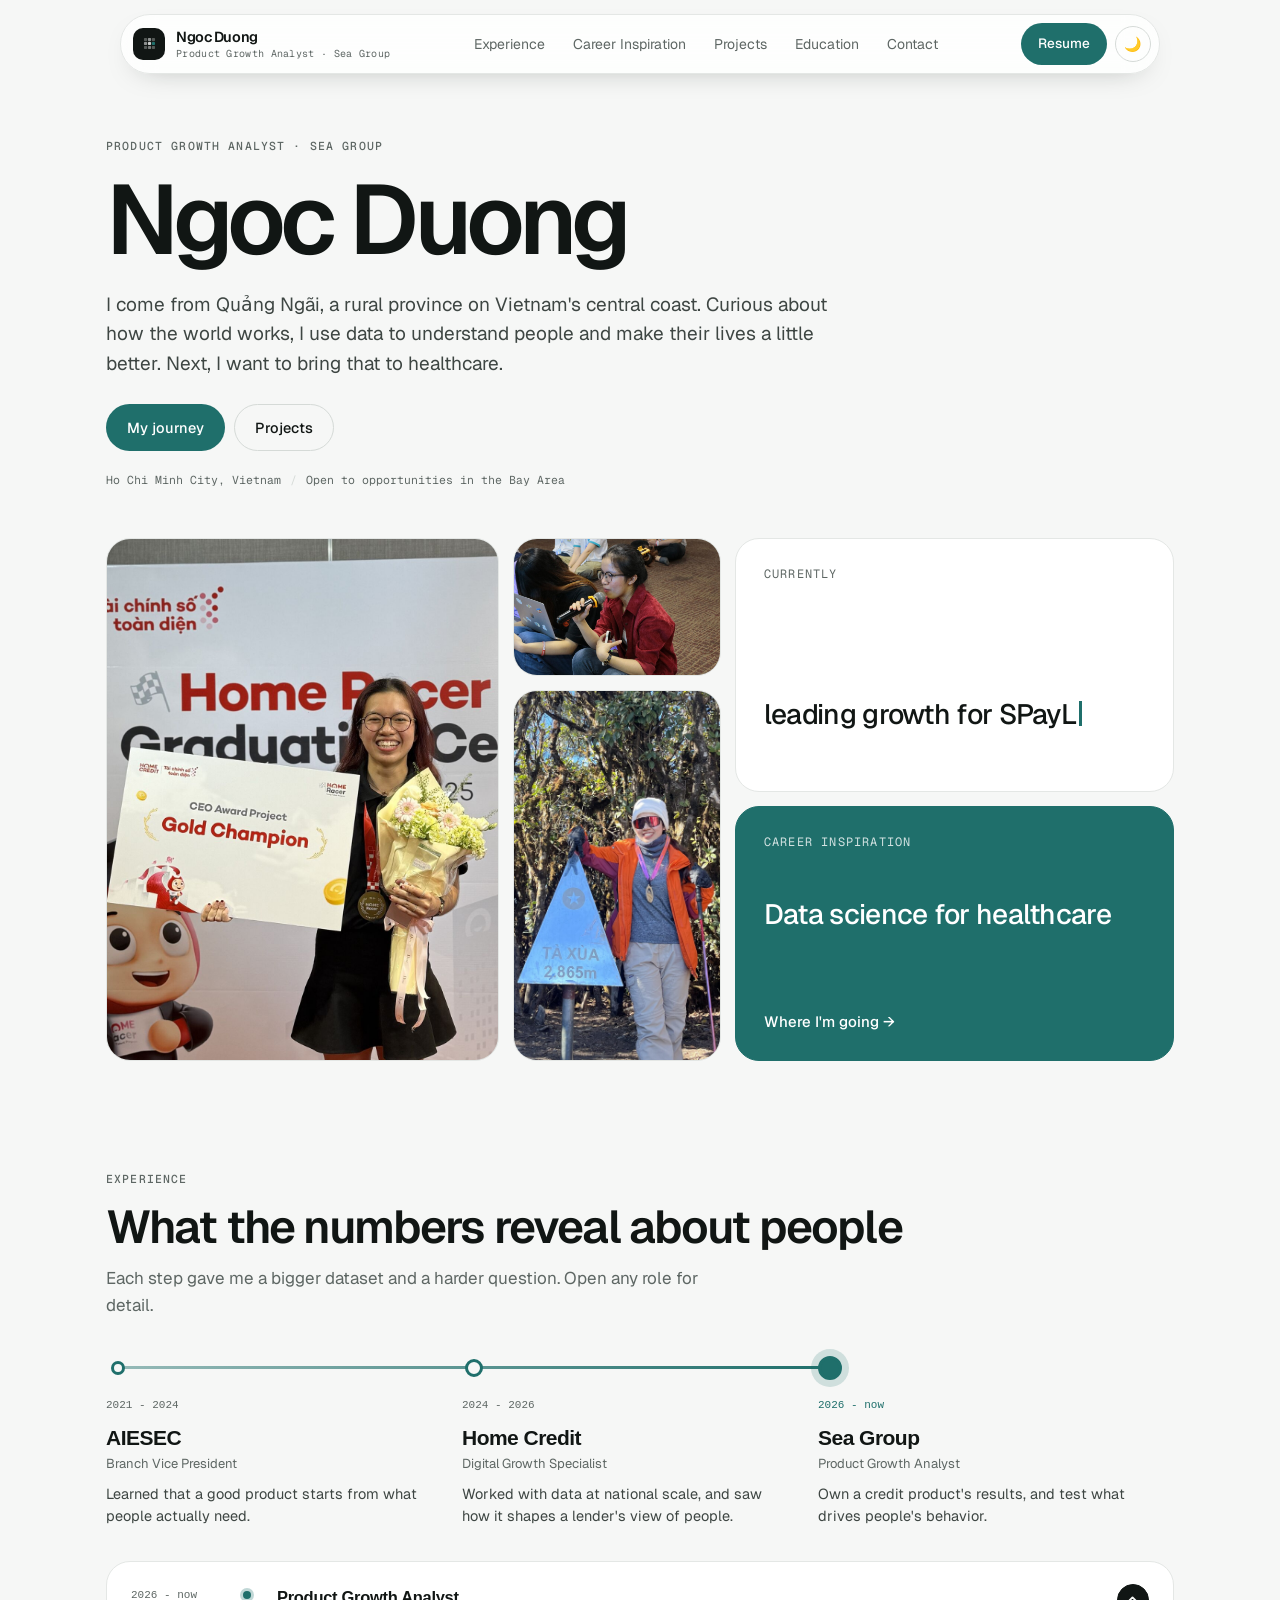
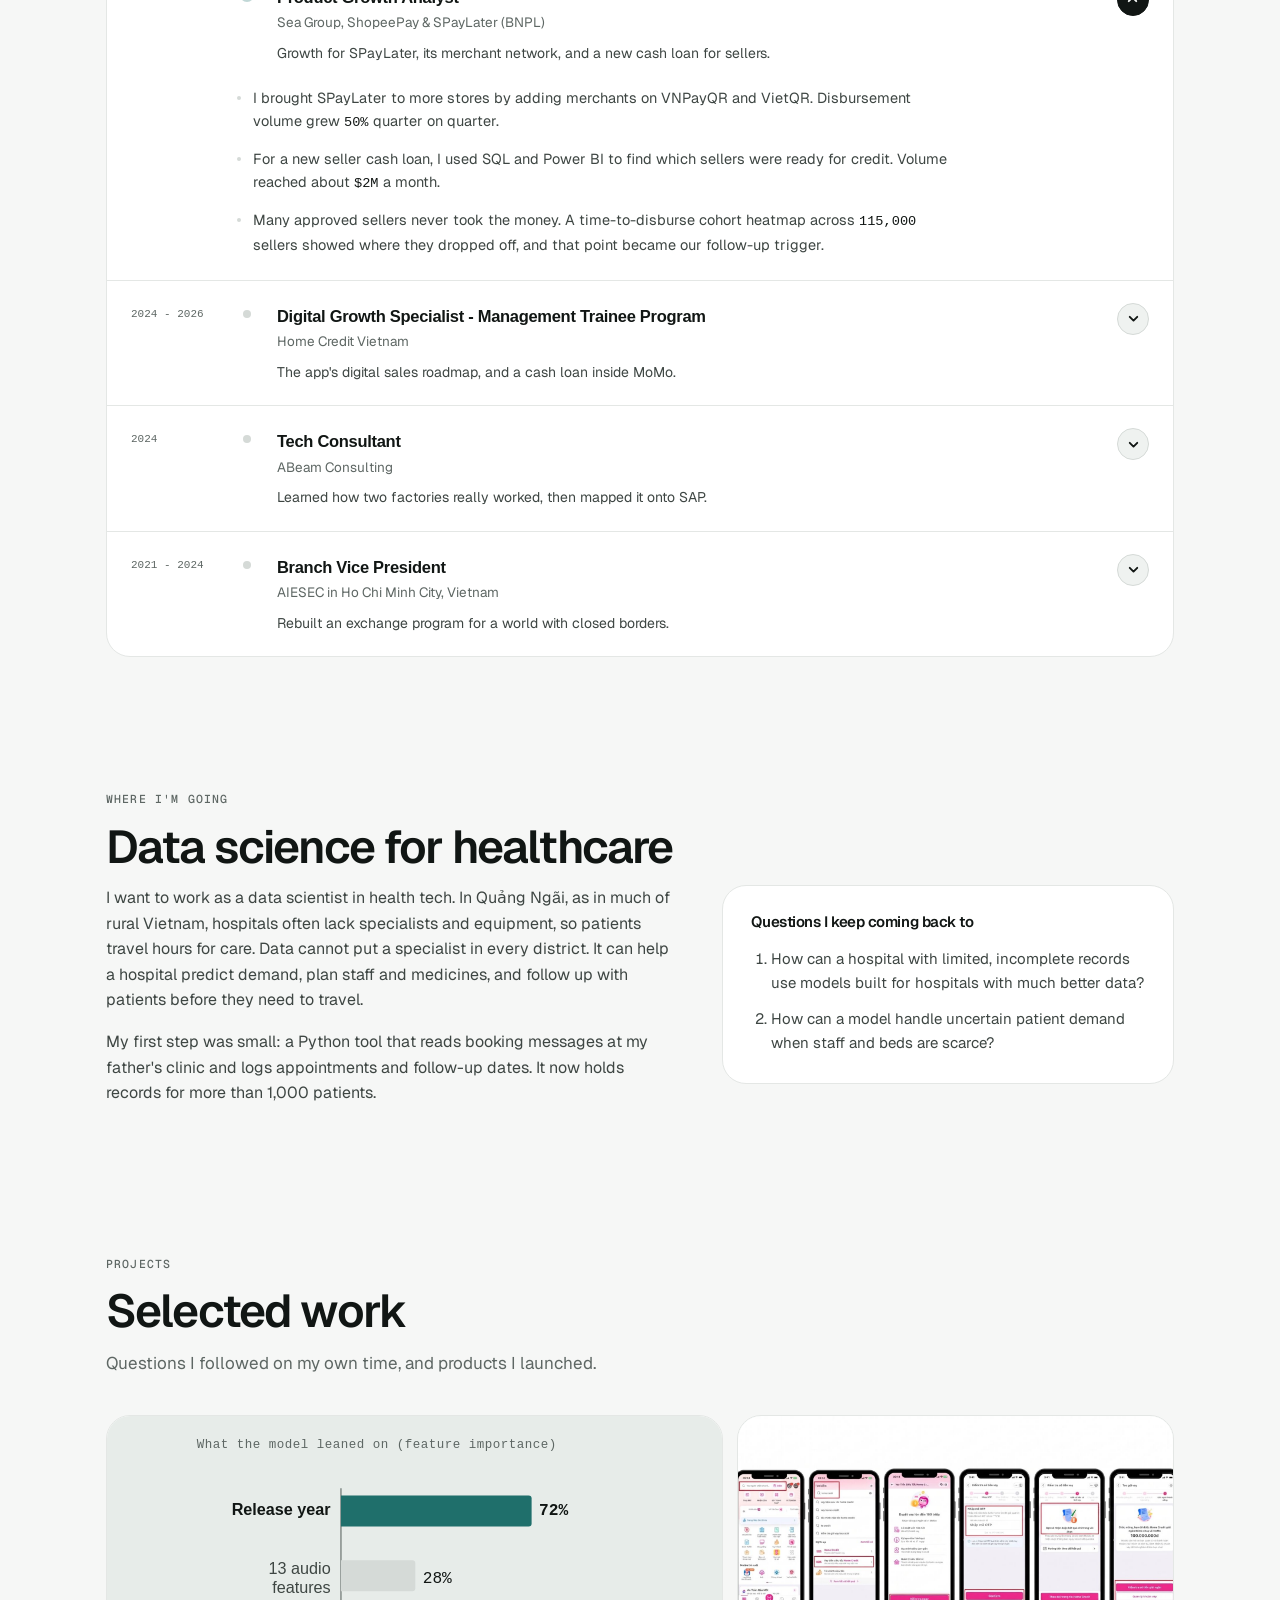
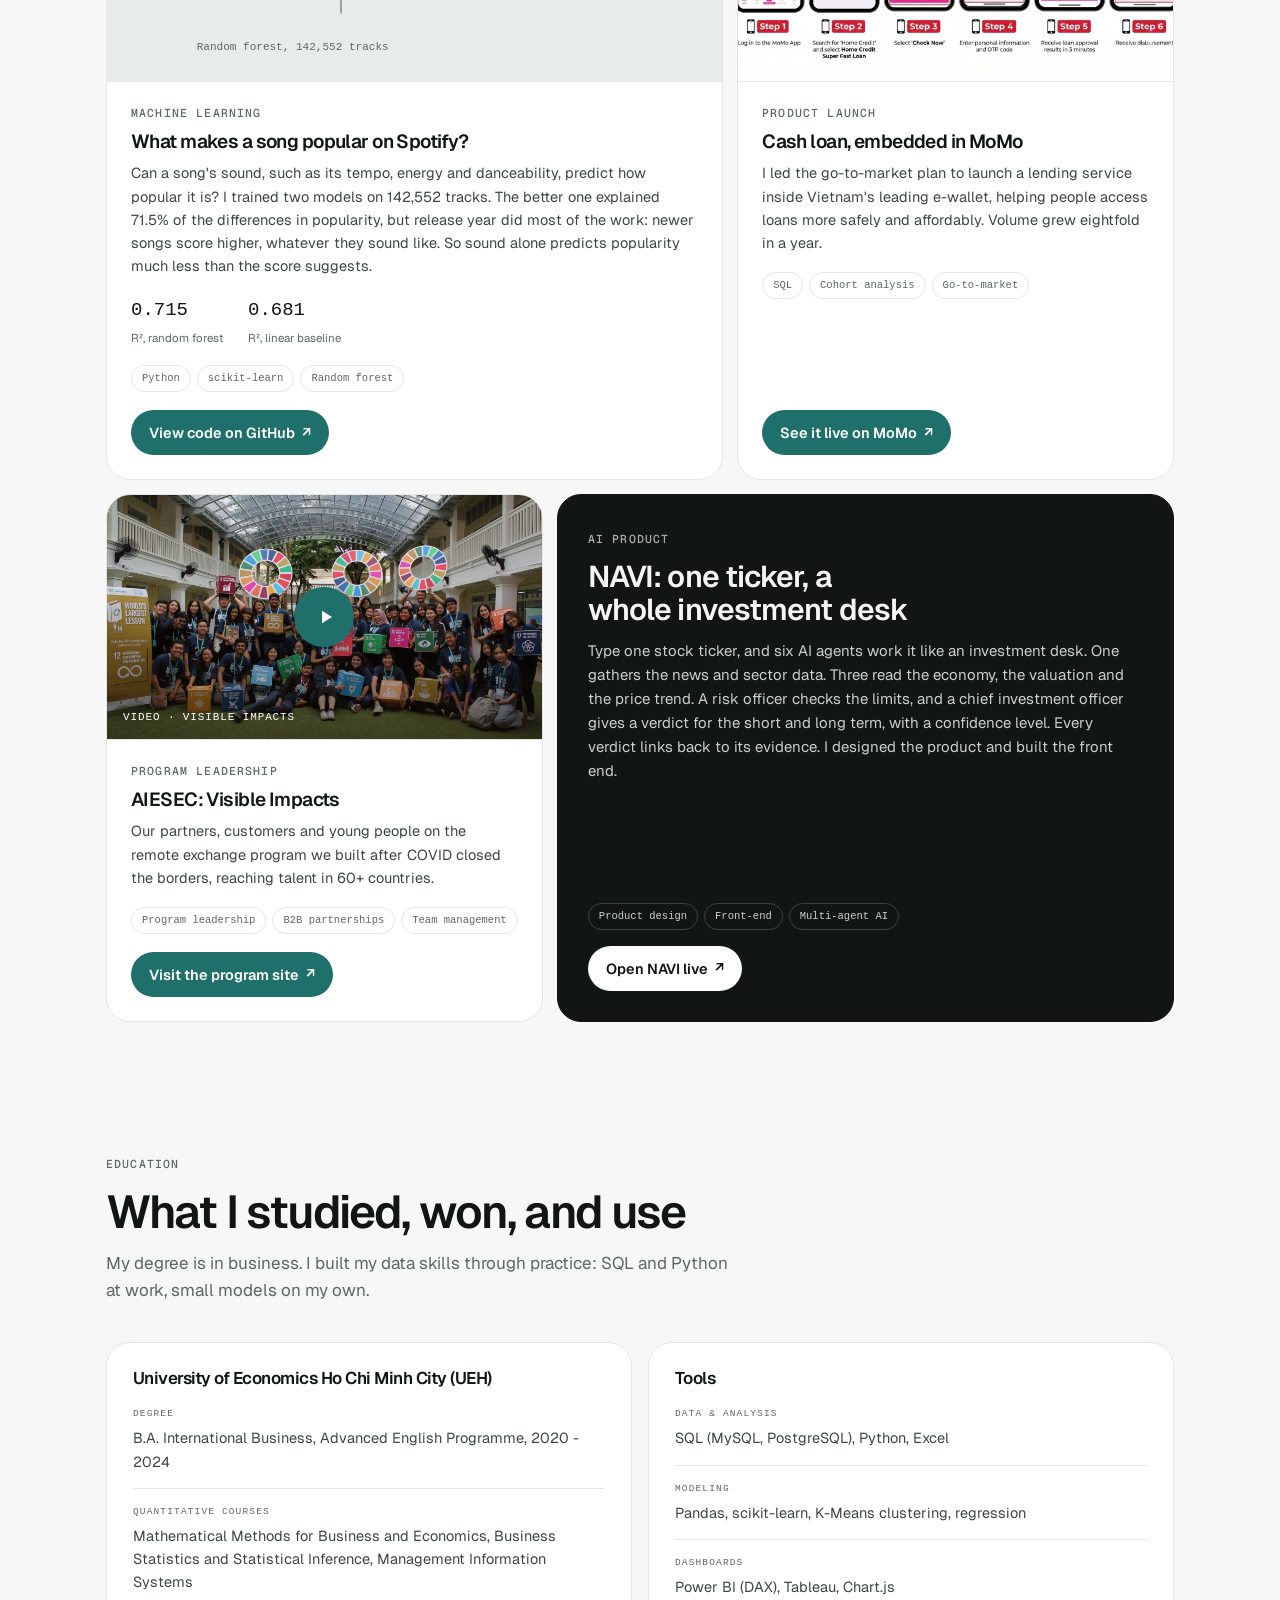
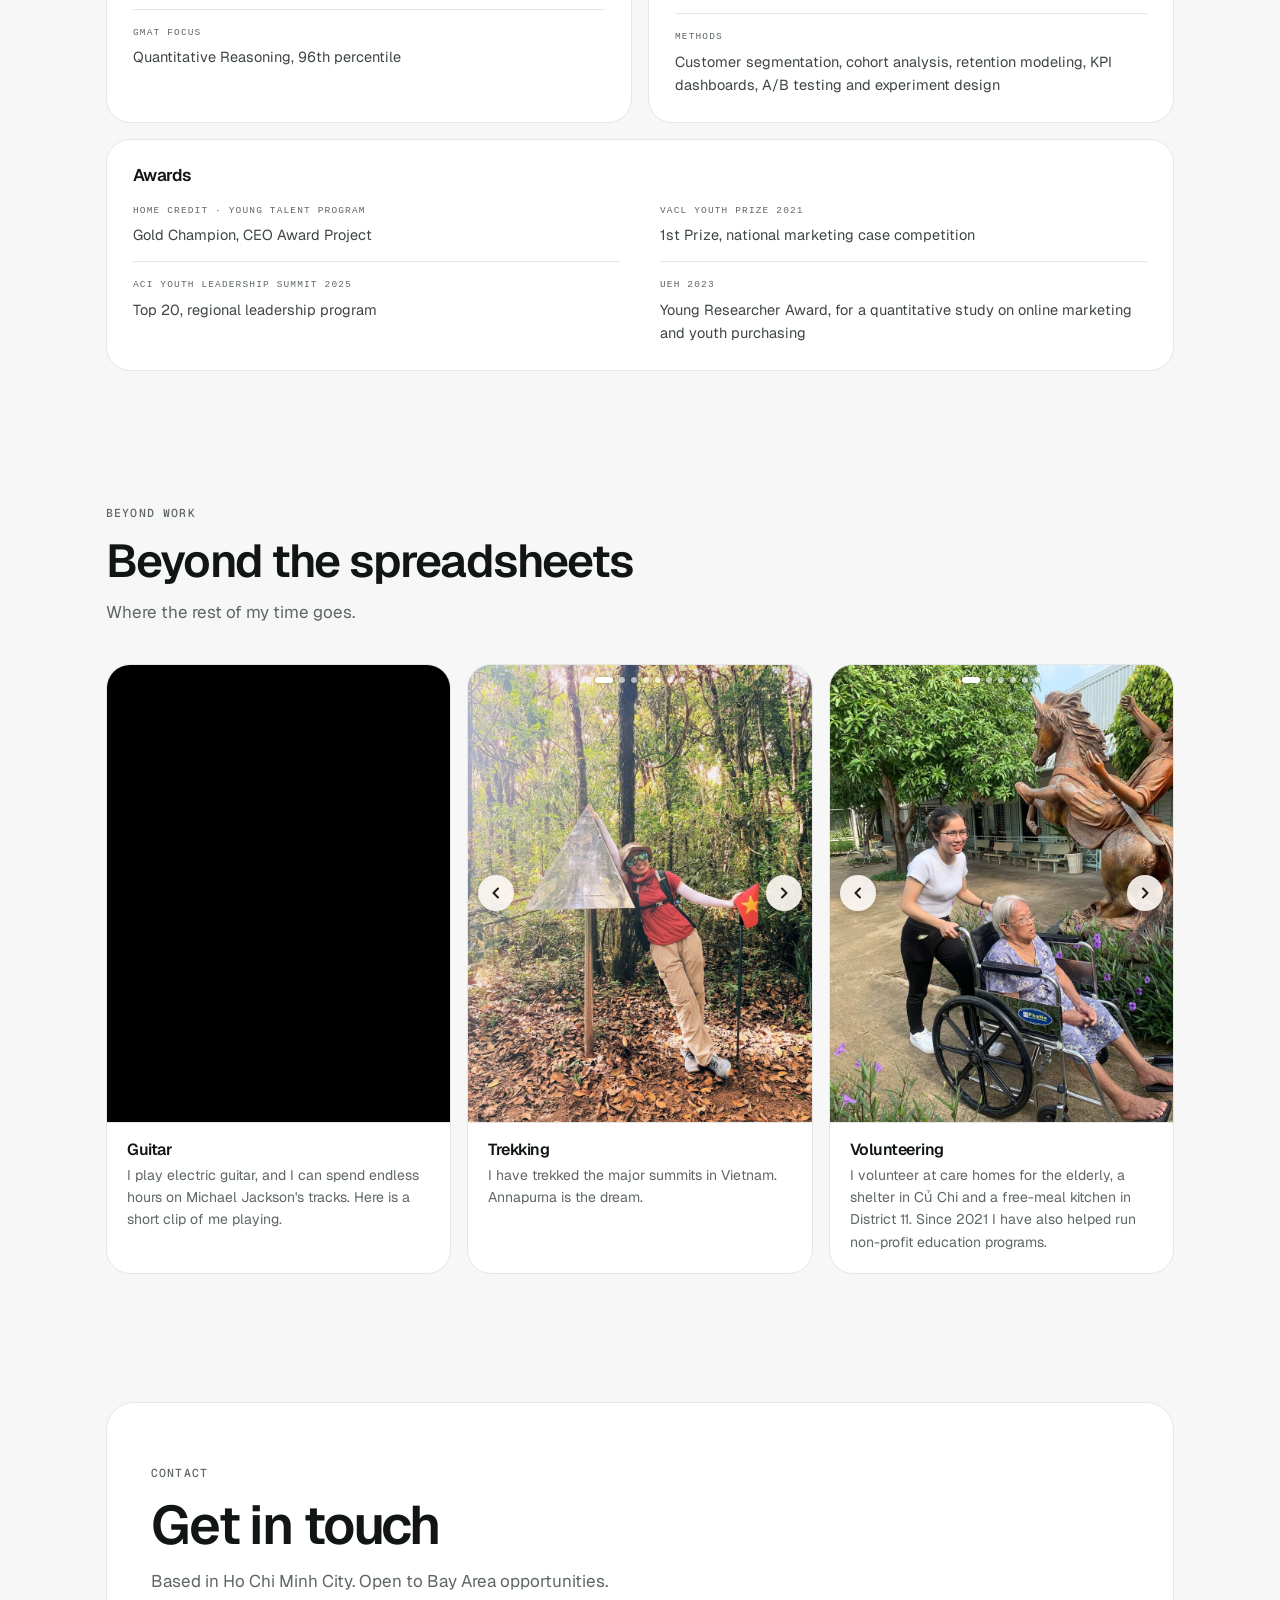
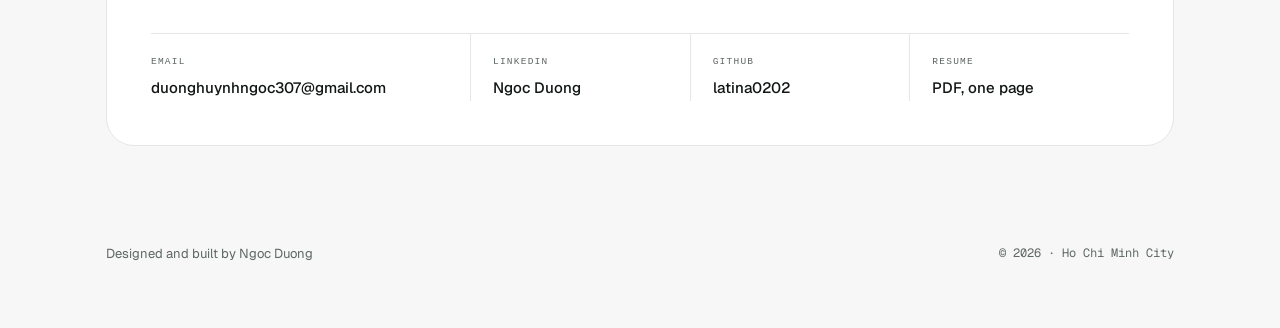
<file: index.html>
<!doctype html>
<html lang="en">
<head>
<meta charset="utf-8" />
<meta name="viewport" content="width=device-width,initial-scale=1" />
<title>Ngoc Duong | Product Growth Analyst</title>
<meta name="description" content="Ngoc Duong. From Quảng Ngãi, Vietnam. Product Growth Analyst at Sea Group, using data to understand people, and working toward data science in healthcare." />
<link rel="icon" type="image/svg+xml" href="images/favicon.svg" />
<link rel="canonical" href="https://latina0202.github.io/" />

<meta property="og:type" content="website" />
<meta property="og:title" content="Ngoc Duong | Product Growth Analyst" />
<meta property="og:description" content="From Quảng Ngãi, Vietnam. Product Growth Analyst at Sea Group, using data to understand people, and working toward data science in healthcare." />
<meta property="og:url" content="https://latina0202.github.io/" />
<meta property="og:image" content="https://latina0202.github.io/images/og-cover.jpg" />
<meta property="og:image:width" content="1200" />
<meta property="og:image:height" content="630" />
<meta property="og:image:alt" content="Ngoc Duong holding the Gold Champion board for the CEO Award Project at Home Credit" />

<meta name="twitter:card" content="summary_large_image" />
<meta name="twitter:title" content="Ngoc Duong | Product Growth Analyst" />
<meta name="twitter:description" content="From Quảng Ngãi, Vietnam. Product Growth Analyst at Sea Group, using data to understand people, and working toward data science in healthcare." />
<meta name="twitter:image" content="https://latina0202.github.io/images/og-cover.jpg" />

<link rel="preconnect" href="https://fonts.googleapis.com">
<link rel="preconnect" href="https://fonts.gstatic.com" crossorigin>
<link rel="stylesheet" href="https://fonts.googleapis.com/css2?family=Geist:wght@400;500;600;700&family=Geist+Mono:wght@400;500&display=swap">
<link rel="stylesheet" href="style.css?v=20261126c" />
<link rel="stylesheet" href="bento.css?v=20261127a" />
</head>
<body data-theme="light">

<!-- HEADER -->
<header class="nav">
  <div class="nav-progress" id="navProgress"></div>
  <div class="brand">
    <div class="logo" aria-hidden="true">
      <svg viewBox="0 0 24 24" width="19" height="19" fill="none">
        <rect x="5"  y="5"  width="4" height="4" rx="1" fill="currentColor" opacity=".30"/>
        <rect x="10" y="5"  width="4" height="4" rx="1" fill="currentColor" opacity=".55"/>
        <rect x="15" y="5"  width="4" height="4" rx="1" fill="currentColor" opacity=".30"/>
        <rect x="5"  y="10" width="4" height="4" rx="1" fill="currentColor" opacity=".55"/>
        <rect x="10" y="10" width="4" height="4" rx="1" fill="currentColor" opacity=".80"/>
        <rect x="15" y="10" width="4" height="4" rx="1" fill="var(--chip)"/>
        <rect x="5"  y="15" width="4" height="4" rx="1" fill="currentColor" opacity=".30"/>
        <rect x="10" y="15" width="4" height="4" rx="1" fill="currentColor" opacity=".45"/>
        <rect x="15" y="15" width="4" height="4" rx="1" fill="currentColor" opacity=".30"/>
      </svg>
    </div>
    <div class="brand-text">
      <div class="name">Ngoc Duong</div>
      <div class="subtitle">Product Growth Analyst · Sea Group</div>
    </div>
  </div>
  <nav class="nav-links">
    <a href="#experience">Experience</a>
    <a href="#next">Career Inspiration</a>
    <a href="#projects">Projects</a>
    <a href="#education">Education</a>
    <a href="#contact">Contact</a>
  </nav>
  <div class="controls">
    <a class="btn btn-primary btn-sm" href="resume.html">Resume</a>
    <button id="themeToggle" aria-label="Toggle color theme">🌙</button>
    <button id="menuToggle" class="mobile-only" aria-label="Open menu">☰</button>
  </div>
</header>

<!-- MOBILE MENU -->
<div id="mobileMenu" class="mobile-menu">
  <a href="#experience">Experience</a>
  <a href="#next">Career Inspiration</a>
  <a href="#projects">Projects</a>
  <a href="#education">Education</a>
  <a href="#beyond">Beyond work</a>
  <a href="#contact">Contact</a>
  <a href="resume.html">Resume</a>
</div>

<main>

<!-- HERO -->
<section class="hero" id="s-hero">
  <div class="container rise">
    <div class="hero-text">
      <span class="eyebrow">Product Growth Analyst · Sea Group</span>
      <h1>Ngoc Duong</h1>
      <p class="hero-lead">
        I come from Quảng Ngãi, a rural province on Vietnam's central coast.
        Curious about how the world works, I use data to understand people and make
        their lives a little better. Next, I want to bring that to healthcare.
      </p>
      <div class="hero-cta">
        <a href="#experience" class="btn btn-primary">My journey</a>
        <a href="#projects" class="btn btn-ghost">Projects</a>
      </div>
      <div class="hero-meta">
        <span>Ho Chi Minh City, Vietnam</span><i>/</i><span>Open to opportunities in the Bay Area</span>
      </div>
    </div>
    <div class="hero-bento">
  <div class="hero-media">
      <figure class="f-main">
        <div class="shot"><img src="images/home-credit-gold.jpg?v=2" alt="Ngoc holding the Gold Champion board for the CEO Award Project at Home Credit's Home Racer graduation" loading="eager"></div>
      </figure>
      <figure class="f-top">
        <div class="shot"><img src="images/wave-speaker.jpg" alt="Ngoc Duong presenting" loading="eager"></div>
      </figure>
      <figure class="f-bottom">
        <div class="shot"><img src="images/taxua-summit.jpg?v=3" alt="Ngoc at the Ta Xua summit marker, 2,865 m" loading="lazy"></div>
      </figure>
    </div>
      <div class="hero-tiles">
        <div class="tile tile-now">
          <span class="tile-k">Currently</span>
          <p class="tile-v"><span class="typing" id="typing"></span></p>
        </div>
        <a class="tile tile-next" href="#next">
          <span class="tile-k">Career Inspiration</span>
          <p class="tile-v">Data science for healthcare</p>
          <span class="tile-foot">Where I'm going &rarr;</span>
        </a>
      </div>
    </div>
  </div>
</section>

<!-- EXPERIENCE -->
<section id="experience" class="section s-l1">
  <div class="container rise">
    <span class="eyebrow">Experience</span>
    <h2 class="section-title">What the numbers reveal about people</h2>
    <p class="section-dek">Each step gave me a bigger dataset and a harder question. Open any role for detail.</p>

    <div class="path">
      <ol class="journey path-stops">
      <li class="j-step">
        <div class="j-when">2021 - 2024</div>
        <div class="j-role"><b>AIESEC</b>Branch Vice President</div>
        <p>Learned that a good product starts from what people actually need.</p>
      </li>
      <li class="j-step">
        <div class="j-when">2024 - 2026</div>
        <div class="j-role"><b>Home Credit</b>Digital Growth Specialist</div>
        <p>Worked with data at national scale, and saw how it shapes a lender's view of people.</p>
      </li>
      <li class="j-step">
        <div class="j-when">2026 - now</div>
        <div class="j-role"><b>Sea Group</b>Product Growth Analyst</div>
        <p>Own a credit product's results, and test what drives people's behavior.</p>
      </li>
      </ol>
    </div>

    <div class="rail">

      <!-- Sea Group -->
      <details class="item now" open>
        <summary>
          <div class="when">2026 - now</div>
          <div class="pip"><i></i></div>
          <div>
            <div class="role">Product Growth Analyst</div>
            <div class="org">Sea Group, ShopeePay &amp; SPayLater (BNPL)</div>
            <div class="owned">Growth for SPayLater, its merchant network, and a new cash loan for sellers.</div>
          </div>
          <div class="toggle" aria-hidden="true">
            <svg width="15" height="15" viewBox="0 0 16 16" fill="none"><path d="M4 6.25 8 10.25 12 6.25" stroke="currentColor" stroke-width="2" stroke-linecap="round" stroke-linejoin="round"/></svg>
          </div>
        </summary>
        <div class="detail">
          <ul class="points">
            <li>I brought SPayLater to more stores by adding merchants on VNPayQR and VietQR. Disbursement volume grew <b>50%</b> quarter on quarter.</li>
            <li>For a new seller cash loan, I used SQL and Power BI to find which sellers were ready for credit. Volume reached about <b>$2M</b> a month.</li>
            <li>Many approved sellers never took the money. A time-to-disburse cohort heatmap across <b>115,000</b> sellers showed where they dropped off, and that point became our follow-up trigger.</li>
          </ul>
        </div>
      </details>

      <!-- Home Credit -->
      <details class="item">
        <summary>
          <div class="when">2024 - 2026</div>
          <div class="pip"><i></i></div>
          <div>
            <div class="role">Digital Growth Specialist - Management Trainee Program</div>
            <div class="org">Home Credit Vietnam</div>
            <div class="owned">The app's digital sales roadmap, and a cash loan inside MoMo.</div>
          </div>
          <div class="toggle" aria-hidden="true">
            <svg width="15" height="15" viewBox="0 0 16 16" fill="none"><path d="M4 6.25 8 10.25 12 6.25" stroke="currentColor" stroke-width="2" stroke-linecap="round" stroke-linejoin="round"/></svg>
          </div>
        </summary>
        <div class="detail has-shot">
          <ul class="points">
            <li>Selected in the top 20 of more than <b>3,000</b> applicants.</li>
            <li>I built the app's digital sales roadmap with Data, Risk and CRM, and shipped <b>20+</b> features. In-app sales grew <b>1.7×</b> that year.</li>
            <li>I led the go-to-market plan to launch a lending service inside the MoMo app, helping people access loans more safely and affordably. Its volume grew <b>8×</b> within a year.</li>
            <li>I built a churn framework that brought back <b>1,000+</b> churned users every month, and five Power BI dashboards that track in-app conversion screen by screen.</li>
          </ul>
          <div class="detail-shot"><img src="images/homecredit.jpg" alt="Home Credit Vietnam team" loading="lazy"></div>
        </div>
      </details>

      <!-- ABeam -->
      <details class="item">
        <summary>
          <div class="when">2024</div>
          <div class="pip"><i></i></div>
          <div>
            <div class="role">Tech Consultant</div>
            <div class="org">ABeam Consulting</div>
            <div class="owned">Learned how two factories really worked, then mapped it onto SAP.</div>
          </div>
          <div class="toggle" aria-hidden="true">
            <svg width="15" height="15" viewBox="0 0 16 16" fill="none"><path d="M4 6.25 8 10.25 12 6.25" stroke="currentColor" stroke-width="2" stroke-linecap="round" stroke-linejoin="round"/></svg>
          </div>
        </summary>
        <div class="detail has-shot">
          <ul class="points">
            <li>I visited two manufacturing clients on site to see how their processes and data actually flowed, then mapped them onto SAP best-practice models.</li>
            <li>I ran the stakeholder workshops that cleaned up their procurement data.</li>
          </ul>
          <div class="detail-shot"><img src="images/abeam.jpg" alt="ABeam Consulting onboarding" loading="lazy"></div>
        </div>
      </details>

      <!-- AIESEC -->
      <details class="item">
        <summary>
          <div class="when">2021 - 2024</div>
          <div class="pip"><i></i></div>
          <div>
            <div class="role">Branch Vice President</div>
            <div class="org">AIESEC in Ho Chi Minh City, Vietnam</div>
            <div class="owned">Rebuilt an exchange program for a world with closed borders.</div>
          </div>
          <div class="toggle" aria-hidden="true">
            <svg width="15" height="15" viewBox="0 0 16 16" fill="none"><path d="M4 6.25 8 10.25 12 6.25" stroke="currentColor" stroke-width="2" stroke-linecap="round" stroke-linejoin="round"/></svg>
          </div>
        </summary>
        <div class="detail has-shot">
          <div class="xp-figs">
            <p>With a team of 10, I rebuilt the business model, contracts and legal setup for remote exchange.</p>
            <div class="figs">
              <div><div class="v">5</div><div class="k">companies signed in 6 months</div></div>
              <div><div class="v">80%</div><div class="k">sales growth, year on year</div></div>
              <div><div class="v">60+</div><div class="k">countries in the talent pool</div></div>
              <div><div class="v">90</div><div class="k">team NPS, 20 people, none left</div></div>
            </div>
          </div>
          <div class="detail-shot"><img src="images/AIESEC1.JPG" alt="AIESEC Ho Chi Minh City team" loading="lazy"></div>
        </div>
      </details>

    </div>
  </div>
</section>

<!-- WHERE I'M GOING -->
<section id="next" class="section s-l0">
  <div class="container rise">
    <span class="eyebrow">Where I'm going</span>
    <h2 class="section-title">Data science for healthcare</h2>
    <div class="about">
      <div>
        <p>
          I want to work as a data scientist in health tech. In Quảng Ngãi, as in much of
          rural Vietnam, hospitals often lack specialists and equipment, so patients travel
          hours for care. Data cannot put a specialist in every district. It can help a
          hospital predict demand, plan staff and medicines, and follow up with patients
          before they need to travel.
        </p>
        <p>
          My first step was small: a Python tool that reads booking messages at my father's
          clinic and logs appointments and follow-up dates. It now holds records for more
          than 1,000 patients.
        </p>
      </div>
      <aside class="aside">
        <h3>Questions I keep coming back to</h3>
        <ol class="qs">
          <li>How can a hospital with limited, incomplete records use models built for hospitals with much better data?</li>
          <li>How can a model handle uncertain patient demand when staff and beds are scarce?</li>
        </ol>
      </aside>
    </div>
  </div>
</section>

<!-- PROJECTS -->
<section id="projects" class="section s-l1">
  <div class="container rise">
    <span class="eyebrow">Projects</span>
    <h2 class="section-title">Selected work</h2>
    <p class="section-dek">Questions I followed on my own time, and products I launched.</p>


    <div class="proj-grid">

      <article class="proj">
        <div class="thumb chart-thumb">
          <svg viewBox="0 0 640 360" role="img" aria-labelledby="popChartT popChartD">
            <title id="popChartT">What drove the popularity model</title>
            <desc id="popChartD">Share of the random forest's feature importance: release year about 72%, all 13 audio features combined about 28%.</desc>
            <text class="cap" x="24" y="44">What the model leaned on (feature importance)</text>
            <line class="base" x1="220" y1="98" x2="220" y2="268"/>
            <g class="b-both"><title>Release year: about 72%</title><text class="lab" x="206" y="135" text-anchor="end">Release year</text><path class="bar" d="M220,108 H475 Q479,108 479,112 V146 Q479,150 475,150 H220 Z"/><text class="val" x="489" y="135">72%</text></g>
            <g class="b-audio"><title>13 audio features combined: about 28%</title><text class="lab" x="206" y="215" text-anchor="end">13 audio</text><text class="lab" x="206" y="241" text-anchor="end">features</text><path class="bar" d="M220,196 H317 Q321,196 321,200 V234 Q321,238 317,238 H220 Z"/><text class="val" x="331" y="227">28%</text></g>
            <text class="chance-lab" x="24" y="318">Random forest, 142,552 tracks</text>
          </svg>
        </div>
        <div class="body">
          <span class="eyebrow">Machine learning</span>
          <h3>What makes a song popular on Spotify?</h3>
          <p>
            Can a song's sound, such as its tempo, energy and danceability, predict how
            popular it is? I trained two models on 142,552 tracks. The better one explained
            71.5% of the differences in popularity, but release year did most of the work:
            newer songs score higher, whatever they sound like. So sound alone predicts
            popularity much less than the score suggests.
          </p>
          <div class="figs">
            <div><div class="v">0.715</div><div class="k">R², random forest</div></div>
            <div><div class="v">0.681</div><div class="k">R², linear baseline</div></div>
          </div>
          <div class="tags"><span>Python</span><span>scikit-learn</span><span>Random forest</span></div>
          <div class="acts">
            <a href="https://github.com/latina0202/spotify-popularity-prediction" target="_blank" rel="noopener" class="btn btn-primary btn-sm btn-go">View code on GitHub</a>
          </div>
        </div>
      </article>

      <article class="proj">
        <div class="thumb"><img src="images/momo.jpg" alt="Cash loan mini-app on MoMo" loading="lazy"></div>
        <div class="body">
          <span class="eyebrow">Product launch</span>
          <h3>Cash loan, embedded in MoMo</h3>
          <p>
            I led the go-to-market plan to launch a lending service inside Vietnam's leading
            e-wallet, helping people access loans more safely and affordably. Volume grew
            eightfold in a year.
          </p>
          <div class="tags"><span>SQL</span><span>Cohort analysis</span><span>Go-to-market</span></div>
          <div class="acts">
            <a href="https://www.momo.vn/tai-chinh-sieu-toc-homecredit" target="_blank" rel="noopener" class="btn btn-primary btn-sm btn-go">See it live on MoMo</a>
          </div>
        </div>
      </article>

      <article class="proj">
        <div class="thumb video-thumb">
          <a class="play" href="https://youtu.be/IusfXn7Y5To" target="_blank" rel="noopener"
             data-yt="IusfXn7Y5To" data-title="AIESEC in Vietnam: Visible Impacts"
             aria-label="Play the video: AIESEC in Vietnam, Visible Impacts">
            <img src="images/global-talent.jpg?v=2" alt="" loading="lazy">
            <span class="play-btn" aria-hidden="true">
              <svg width="20" height="20" viewBox="0 0 20 20"><path d="M6 3.8v12.4L16 10z" fill="currentColor"/></svg>
            </span>
            <span class="play-label">Video · Visible Impacts</span>
          </a>
        </div>
        <div class="body">
          <span class="eyebrow">Program leadership</span>
          <h3>AIESEC: Visible Impacts</h3>
          <p>
            Our partners, customers and young people on the remote exchange program we
            built after COVID closed the borders, reaching talent in 60+ countries.
          </p>
          <div class="tags"><span>Program leadership</span><span>B2B partnerships</span><span>Team management</span></div>
          <div class="acts">
            <a href="https://www.aiesec.vn/global-talent/home" target="_blank" rel="noopener" class="btn btn-primary btn-sm btn-go">Visit the program site</a>
          </div>
        </div>
      </article>


    <article class="proj-lead text-only">
      <div>
        <span class="eyebrow">AI product</span>
        <h3>NAVI: one ticker, a whole investment desk</h3>
        <p>
          Type one stock ticker, and six AI agents work it like an investment desk. One
          gathers the news and sector data. Three read the economy, the valuation and the
          price trend. A risk officer checks the limits, and a chief investment officer
          gives a verdict for the short and long term, with a confidence level. Every
          verdict links back to its evidence. I designed the product and built the front end.
        </p>
      </div>
      <div class="lead-side">
        <div class="tags"><span>Product design</span><span>Front-end</span><span>Multi-agent AI</span></div>
        <div class="acts">
          <a href="https://navifinance.app/" target="_blank" rel="noopener" class="btn btn-primary btn-sm btn-go">Open NAVI live</a>
        </div>
      </div>
    </article>
    </div>

  </div>
</section>

<!-- EDUCATION -->
<section id="education" class="section s-l0">
  <div class="container rise">
    <span class="eyebrow">Education</span>
    <h2 class="section-title">What I studied, won, and use</h2>
    <p class="section-dek">My degree is in business. I built my data skills through practice: SQL and Python at work, small models on my own.</p>
    <div class="skills">
      <div class="skill">
        <h3>University of Economics Ho Chi Minh City (UEH)</h3>
        <dl>
          <div class="row"><dt>Degree</dt><dd>B.A. International Business, Advanced English Programme, 2020 - 2024</dd></div>
          <div class="row"><dt>Quantitative courses</dt><dd>Mathematical Methods for Business and Economics, Business Statistics and Statistical Inference, Management Information Systems</dd></div>
          <div class="row"><dt>GMAT Focus</dt><dd>Quantitative Reasoning, 96th percentile</dd></div>
        </dl>
      </div>
      <div class="skill">
        <h3>Tools</h3>
        <dl>
          <div class="row"><dt>Data &amp; analysis</dt><dd>SQL (MySQL, PostgreSQL), Python, Excel</dd></div>
          <div class="row"><dt>Modeling</dt><dd>Pandas, scikit-learn, K-Means clustering, regression</dd></div>
          <div class="row"><dt>Dashboards</dt><dd>Power BI (DAX), Tableau, Chart.js</dd></div>
          <div class="row"><dt>Methods</dt><dd>Customer segmentation, cohort analysis, retention modeling, KPI dashboards, A/B testing and experiment design</dd></div>
        </dl>
      </div>
      <div class="skill awards">
        <h3>Awards</h3>
        <dl>
          <div class="row"><dt>Home Credit · Young Talent Program</dt><dd>Gold Champion, CEO Award Project</dd></div>
          <div class="row"><dt>VACL Youth Prize 2021</dt><dd>1st Prize, national marketing case competition</dd></div>
          <div class="row"><dt>ACI Youth Leadership Summit 2025</dt><dd>Top 20, regional leadership program</dd></div>
          <div class="row"><dt>UEH 2023</dt><dd>Young Researcher Award, for a quantitative study on online marketing and youth purchasing</dd></div>
        </dl>
      </div>
    </div>
  </div>
</section>

<!-- BEYOND WORK -->
<section id="beyond" class="section s-l2">
  <div class="container rise">
    <span class="eyebrow">Beyond work</span>
    <h2 class="section-title">Beyond the spreadsheets</h2>
    <p class="section-dek">Where the rest of my time goes.</p>

    <div class="beyond">

      <div class="b-card">
        <div class="b-media short">
          <iframe src="https://www.youtube-nocookie.com/embed/W0F25CkY3Hw?rel=0&amp;playsinline=1"
                  title="Ngoc Duong playing electric guitar" loading="lazy"
                  allow="accelerometer; encrypted-media; picture-in-picture; fullscreen" allowfullscreen></iframe>
        </div>
        <div class="body">
          <h3>Guitar</h3>
          <p>I play electric guitar, and I can spend endless hours on Michael Jackson's tracks. Here is a short clip of me playing.</p>
        </div>
      </div>

      <div class="b-card">
        <div class="b-media slider" role="region" aria-roledescription="carousel" aria-label="Trekking photos and video">
          <div class="track" tabindex="0">
            <img src="images/trekking/bidoup-summit.jpg" alt="Ngoc at the Bidoup summit marker holding a Vietnamese flag" loading="lazy">
            <video src="images/trekking/ridge.mp4" poster="images/trekking/ridge-poster.jpg" muted loop playsinline preload="none" data-inview-play aria-label="Ngoc on a mountain ridge, arms open"></video>
            <img src="images/trekking/above-the-clouds.jpg" alt="Ngoc on a summit above a sea of clouds, wearing a trekking medal" loading="lazy">
            <img src="images/trekking/forest-trail.jpg" alt="Ngoc on a mossy forest trail with a trekking pole" loading="lazy">
            <img src="images/trekking/misty-ridge.jpg" alt="Ngoc climbing a rocky ridge in the mist with other trekkers" loading="lazy">
            <img src="images/trekking/on-the-trail.jpg" alt="Ngoc smiling on a sunny trail" loading="lazy">
            <img src="images/trekking/river-bridge.jpg" alt="Trekkers crossing a suspension bridge over a river" loading="lazy">
          </div>
          <button type="button" class="sl-btn prev" aria-label="Previous photo">
            <svg width="16" height="16" viewBox="0 0 16 16" fill="none"><path d="M10 3.5 5.5 8l4.5 4.5" stroke="currentColor" stroke-width="2" stroke-linecap="round" stroke-linejoin="round"/></svg>
          </button>
          <button type="button" class="sl-btn next" aria-label="Next photo">
            <svg width="16" height="16" viewBox="0 0 16 16" fill="none"><path d="M6 3.5 10.5 8 6 12.5" stroke="currentColor" stroke-width="2" stroke-linecap="round" stroke-linejoin="round"/></svg>
          </button>
          <div class="sl-dots" aria-hidden="true"><i></i><i></i><i></i><i></i><i></i><i></i><i></i></div>
        </div>
        <div class="body">
          <h3>Trekking</h3>
          <p>I have trekked the major summits in Vietnam. Annapurna is the dream.</p>
        </div>
      </div>

      <div class="b-card">
        <div class="b-media slider" role="region" aria-roledescription="carousel" aria-label="Volunteering photos">
          <div class="track" tabindex="0">
            <img src="images/volunteer/care-home.jpg" alt="Ngoc pushing an elderly resident's wheelchair at a care home" loading="lazy">
            <img src="images/volunteer/visit-collage.jpg" alt="Film photos from a volunteer visit: the team with residents, sharing food and doing their hair" loading="lazy">
            <img src="images/volunteer/free-meals.jpg" alt="Volunteers at a free vegetarian meal kitchen in District 11" loading="lazy">
            <img src="images/volunteer/shelter.jpg" alt="The entrance of Mai Am Thien Duyen shelter in Cu Chi" loading="lazy">
            <img src="images/volunteer/care-home-show.jpg" alt="A music show for residents at Vinh Son nursing home" loading="lazy">
            <img src="images/volunteer/care-home-residents.jpg" alt="Residents gathered for the music show at Vinh Son nursing home" loading="lazy">
          </div>
          <button type="button" class="sl-btn prev" aria-label="Previous photo">
            <svg width="16" height="16" viewBox="0 0 16 16" fill="none"><path d="M10 3.5 5.5 8l4.5 4.5" stroke="currentColor" stroke-width="2" stroke-linecap="round" stroke-linejoin="round"/></svg>
          </button>
          <button type="button" class="sl-btn next" aria-label="Next photo">
            <svg width="16" height="16" viewBox="0 0 16 16" fill="none"><path d="M6 3.5 10.5 8 6 12.5" stroke="currentColor" stroke-width="2" stroke-linecap="round" stroke-linejoin="round"/></svg>
          </button>
          <div class="sl-dots" aria-hidden="true"><i></i><i></i><i></i><i></i><i></i><i></i></div>
        </div>
        <div class="body">
          <h3>Volunteering</h3>
          <p>I volunteer at care homes for the elderly, a shelter in Củ Chi and a free-meal kitchen in District 11. Since 2021 I have also helped run non-profit education programs.</p>
        </div>
      </div>

    </div>
  </div>
</section>

<!-- CONTACT -->
<section id="contact" class="section s-l1">
  <div class="container rise">
    <span class="eyebrow">Contact</span>
    <h2 class="section-title">Get in touch</h2>
    <p class="section-dek">Based in Ho Chi Minh City. Open to Bay Area opportunities.</p>
    <div class="links">
      <a href="mailto:duonghuynhngoc307@gmail.com"><span class="k">Email</span><span class="v">duonghuynhngoc307@gmail.com</span></a>
      <a href="https://www.linkedin.com/in/ngoc-duong-824b2b208/" target="_blank" rel="noopener"><span class="k">LinkedIn</span><span class="v">Ngoc Duong</span></a>
      <a href="https://github.com/latina0202" target="_blank" rel="noopener"><span class="k">GitHub</span><span class="v">latina0202</span></a>
      <a href="resume.html"><span class="k">Resume</span><span class="v">PDF, one page</span></a>
    </div>
  </div>
</section>

</main>

<footer>
  <div class="container">
    <div>Designed and built by Ngoc Duong</div>
    <div class="mono">© <span id="year"></span> · Ho Chi Minh City</div>
  </div>
</footer>

<script src="script.js?v=20261128b"></script>
</body>
</html>
</file>
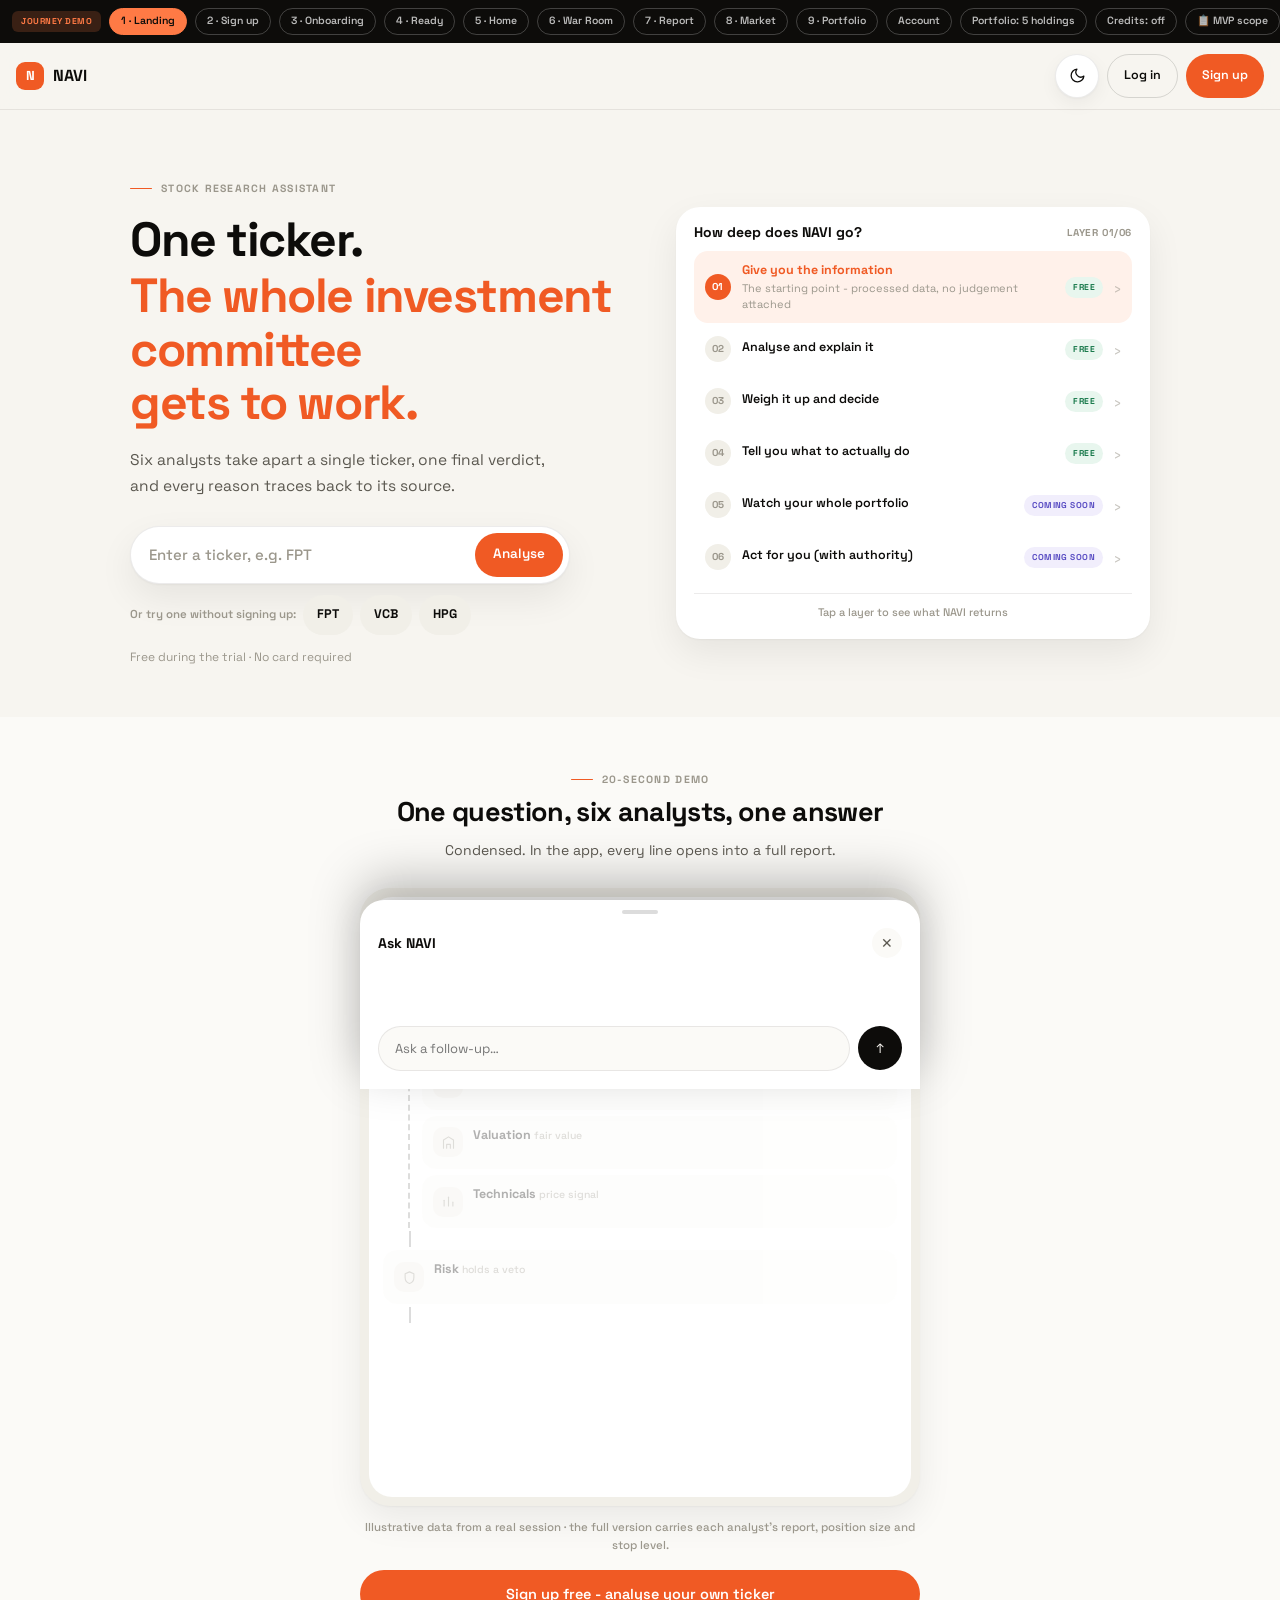
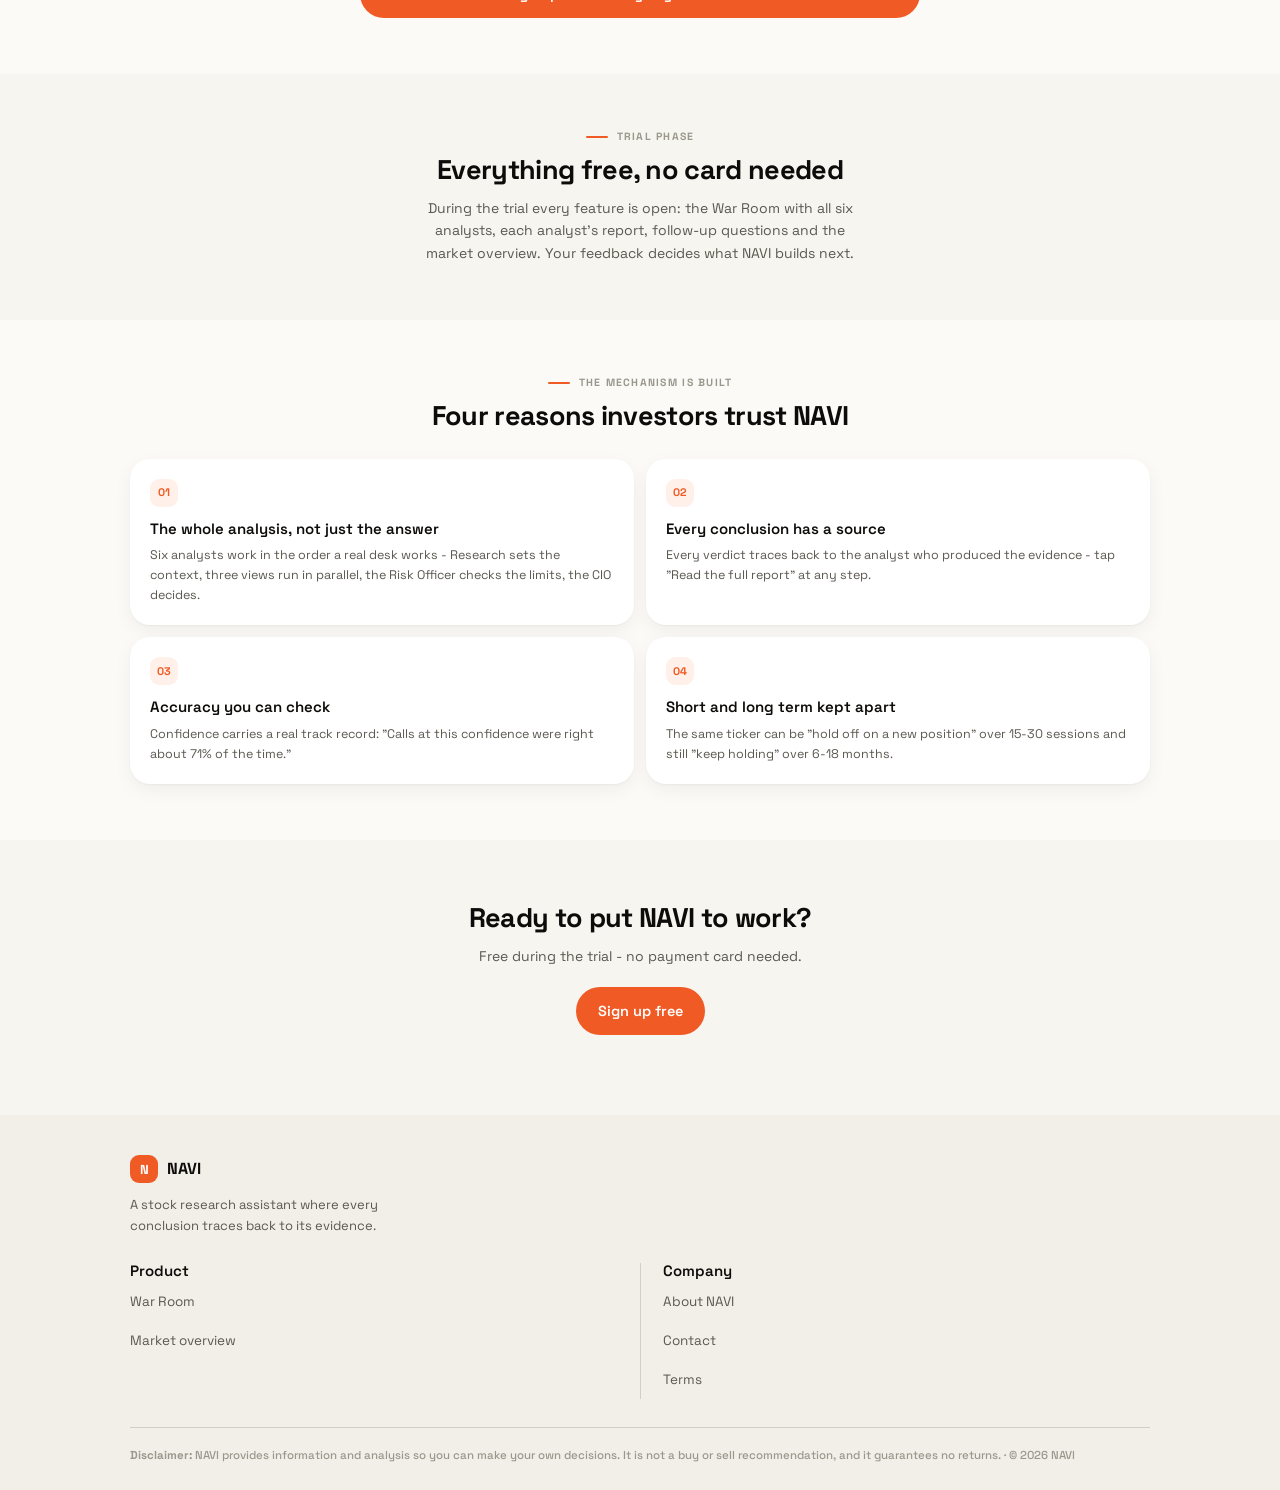
<file: navi-demo.html>
<!doctype html><html><head><meta charset=utf8><meta name=viewport content="width=device-width,initial-scale=1,viewport-fit=cover"><style>:root{color-scheme:light;box-sizing:border-box;padding-top:env(safe-area-inset-top,0px);padding-bottom:env(safe-area-inset-bottom,0px)}html{scroll-padding-top:env(safe-area-inset-top,0px)}body{margin:0;padding:0;font:14px -apple-system,BlinkMacSystemFont,sans-serif;background:#faf9f5;color:#141413}img{max-width:100%}[hidden]:not([hidden=until-found i]){display:none!important}</style><title>NAVI - product demo</title><meta name="description" content="A clickable demo of NAVI: six analysts work one ticker, risk holds a veto, and every verdict traces back to its evidence."><meta name="robots" content="noindex"></head><body>
<link rel="preconnect" href="https://fonts.googleapis.com">
<link rel="preconnect" href="https://fonts.gstatic.com" crossorigin>
<link href="https://fonts.googleapis.com/css2?family=Space+Grotesk:wght@400;500;600;700&display=swap" rel="stylesheet">
<style>
/* ===== TOKENS - straight from War Room V2, light-first ===== */
:root{
  --bg:#f7f5f0; --card:#ffffff; --card2:#fbfaf7; --card3:#f1efe8;
  --ink:#0d0c0a; --ink2:#5b5850; --ink3:#9b978c;
  --line:rgba(13,12,10,.08); --lineStrong:rgba(13,12,10,.14);
  --accent:#f05a24; --accentInk:#fff; --accentSoft:#fff1ea; --accentLine:rgba(240,90,36,.3);
  --hold:#7c6fd9; --holdSoft:#f1eefc; --holdInk:#5b4fc4; --holdLine:rgba(124,111,217,.3);
  --good:#1a7a4c; --goodSoft:#e8f6ee;
  --warn:#a35c12; --warnSoft:#fdf0e0;
  --critical:#c23b3b; --criticalSoft:#fdedec;
  --sans:"Space Grotesk","Sora","Be Vietnam Pro","Helvetica Neue",Arial,sans-serif;
  --shadowSm:0 1px 2px rgba(13,12,10,.04), 0 6px 18px rgba(13,12,10,.05);
  --shadowMd:0 1px 2px rgba(13,12,10,.04), 0 14px 36px rgba(13,12,10,.07);
  --scrim:rgba(13,12,10,.45);
  --c1:#f05a24; --c2:#3b6fd4; --c3:#1f8a8a; --c4:#7c6fd9;
  --c5:#c0506e; --c6:#d98a00; --c7:#1a7a4c; --cRest:#c9c5ba;
  color-scheme:light;
}
:root[data-theme="dark"]{
  --bg:#0a0a08; --card:#18190f; --card2:#1e1f16; --card3:#232419;
  --ink:#f7f5ed; --ink2:#c7c4b8; --ink3:#8b8879;
  --line:rgba(255,255,255,.08); --lineStrong:rgba(255,255,255,.15);
  --accent:#ff7a45; --accentInk:#0a0a08; --accentSoft:rgba(255,122,69,.14); --accentLine:rgba(255,122,69,.35);
  --hold:#c9b8ff; --holdSoft:rgba(201,184,255,.12); --holdInk:#c9b8ff; --holdLine:rgba(201,184,255,.3);
  --good:#7fdba3; --goodSoft:rgba(127,219,163,.12);
  --warn:#f0b87a; --warnSoft:rgba(240,184,122,.12);
  --critical:#ff8f8f; --criticalSoft:rgba(255,143,143,.12);
  --shadowSm:0 1px 2px rgba(0,0,0,.3), 0 6px 18px rgba(0,0,0,.35);
  --shadowMd:0 1px 2px rgba(0,0,0,.3), 0 14px 36px rgba(0,0,0,.4);
  --scrim:rgba(0,0,0,.6);
  --c1:#ff7a45; --c2:#7ea6f0; --c3:#5cc4c4; --c4:#c9b8ff;
  --c5:#f08fa8; --c6:#f0c060; --c7:#7fdba3; --cRest:#4a4a3f;
  color-scheme:dark;
}
*{box-sizing:border-box;}
html{scroll-behavior:smooth;}
body{margin:0;background:var(--bg);color:var(--ink);font-family:var(--sans);font-weight:400;
  -webkit-font-smoothing:antialiased;transition:background .2s,color .2s;}
h1,h2,h3,h4,p{margin:0;}
button{font-family:var(--sans);color:inherit;background:none;border:0;cursor:pointer;}
a{color:inherit;text-decoration:none;}
input{font-family:var(--sans);}
.num{font-variant-numeric:tabular-nums;}

/* ===== demo navigation bar (not product UI) ===== */
.devBar{position:sticky;top:0;z-index:90;display:flex;align-items:center;gap:8px;
  padding:8px 12px;background:#0d0c0a;color:#fff;overflow-x:auto;-ms-overflow-style:none;scrollbar-width:none;}
.devBar::-webkit-scrollbar{display:none;}
.devBar .tag{flex:none;font:700 8.5px/1 var(--sans);letter-spacing:.06em;text-transform:uppercase;
  color:#ff7a45;background:rgba(255,122,69,.18);padding:6px 9px;border-radius:6px;}
.devBar button{flex:none;font:600 10.5px/1 var(--sans);padding:7px 11px;border-radius:99px;
  border:1px solid rgba(255,255,255,.22);color:rgba(255,255,255,.72);white-space:nowrap;}
.devBar button.on{background:#ff7a45;border-color:#ff7a45;color:#0d0c0a;}

/* ===== shared buttons ===== */
.btnAccent{display:inline-flex;align-items:center;justify-content:center;gap:7px;min-height:48px;
  padding:14px 22px;border-radius:99px;background:var(--accent);color:#fff;font:600 14.5px/1.25 var(--sans);}
.btnDark{display:inline-flex;align-items:center;justify-content:center;gap:7px;min-height:48px;
  padding:14px 22px;border-radius:99px;background:var(--ink);color:var(--bg);font:600 14.5px/1.25 var(--sans);}
.btnGhost{display:inline-flex;align-items:center;justify-content:center;gap:6px;min-height:46px;
  padding:13px 20px;border-radius:99px;border:1.5px solid var(--lineStrong);font:600 13.5px/1.2 var(--sans);color:var(--ink);}
.btnSm{min-height:44px;padding:11px 16px;font-size:12.5px;}
.wFull{width:100%;}

/* ===== khung app: top bar + bottom tab ===== */
.screen{display:none;}
.screen.on{display:block;}
.appTop{position:sticky;top:0;z-index:40;display:flex;align-items:center;gap:10px;padding:11px 16px;
  background:color-mix(in srgb, var(--bg) 90%, transparent);backdrop-filter:blur(12px);border-bottom:1px solid var(--line);}
.logo{display:flex;align-items:center;gap:9px;font:700 16px/1 var(--sans);}
.logomark{width:28px;height:28px;border-radius:9px;background:var(--accent);color:#fff;
  display:grid;place-items:center;font:700 13px/1 var(--sans);flex:none;}
.topRight{margin-left:auto;display:flex;align-items:center;gap:8px;}
.creditChip{display:inline-flex;align-items:center;gap:6px;min-height:36px;padding:8px 12px;border-radius:99px;
  background:var(--accentSoft);color:var(--accent);font:700 11.5px/1 var(--sans);}
.creditChip .dot{width:6px;height:6px;border-radius:50%;background:var(--accent);}
.iconBtn{width:44px;height:44px;border-radius:50%;background:var(--card);box-shadow:var(--shadowSm);
  border:1px solid var(--line);display:grid;place-items:center;color:var(--ink);flex:none;}
.iconBtn svg{width:17px;height:17px;}
.iconBtn .sun{display:none;} :root[data-theme="dark"] .iconBtn .sun{display:block;}
:root[data-theme="dark"] .iconBtn .moon{display:none;}
.avatarBtn{width:44px;height:44px;border-radius:50%;background:var(--ink);color:var(--bg);
  display:grid;place-items:center;font:700 13px/1 var(--sans);flex:none;}

.deskNav{display:none;align-items:center;gap:4px;margin-left:18px;}
.deskNav button{min-height:44px;padding:12px 16px;border-radius:99px;font:600 13px/1 var(--sans);color:var(--ink2);}
.deskNav button.on{background:var(--card3);color:var(--ink);}
@media (min-width:1024px){ .deskNav{display:flex;} }
.appTop{flex-wrap:wrap;}
.logoDot{color:var(--accent);}
.pillNav{display:flex;flex-basis:100%;order:3;gap:4px;overflow-x:auto;margin:8px -16px -11px;padding:8px 12px;
  border-top:1px solid var(--line);-ms-overflow-style:none;scrollbar-width:none;}
.pillNav::-webkit-scrollbar{display:none;}
.pillNav button{flex:none;min-height:44px;padding:0 16px;border-radius:99px;font:600 13px/1 var(--sans);color:var(--ink2);white-space:nowrap;}
.pillNav button.on{background:var(--card3);color:var(--ink);}
@media (min-width:1024px){ .pillNav{display:none;} }
.fab{position:fixed;right:18px;bottom:calc(18px + env(safe-area-inset-bottom));z-index:44;width:56px;height:56px;border-radius:50%;
  background:var(--accent);color:#fff;display:none;place-items:center;box-shadow:var(--shadowMd);}
.fab svg{width:24px;height:24px;fill:none;stroke:currentColor;stroke-width:1.8;stroke-linecap:round;stroke-linejoin:round;}
body.inApp .fab{display:grid;}
.assistBtns{display:flex;flex-wrap:wrap;gap:8px;align-self:flex-start;}
.assistBtns button{min-height:40px;padding:10px 14px;border-radius:99px;border:1px solid var(--lineStrong);font:600 12px/1 var(--sans);color:var(--ink);}
/* ===== home: the "Market pulse today" strip, as on the live build ===== */
.dStripLbl{display:block;margin:18px 0 10px;font:700 9px/1.3 var(--sans);letter-spacing:.06em;text-transform:uppercase;color:var(--accent);}
.dStrip{display:grid;grid-template-columns:minmax(0,1fr);gap:1px;background:var(--line);border:1px solid var(--line);}
@media (min-width:600px){ .dStrip{grid-template-columns:repeat(3,1fr);} }
.dCell{display:flex;flex-direction:column;gap:6px;padding:16px;background:var(--bg);}
.dCell .k{font:700 9px/1.3 var(--sans);letter-spacing:.05em;text-transform:uppercase;color:var(--ink3);}
.dCell .k i{font-style:normal;margin-left:5px;padding:2px 7px;border-radius:99px;font:700 7.5px/1.3 var(--sans);background:var(--goodSoft);color:var(--good);}
.dCell .k i.stale{background:var(--warnSoft);color:var(--warn);}
.dCell .v{font:500 20px/1.1 var(--sans);}
.dCell .c{font:700 11px/1 var(--sans);}
.pulseCard{display:flex;flex-wrap:wrap;align-items:center;justify-content:space-between;gap:16px;width:100%;text-align:left;
  background:var(--card);border-radius:22px;box-shadow:var(--shadowSm);padding:20px;}
.pulseCard .n{display:block;margin-top:6px;font:700 30px/1 var(--sans);}
.pulseCard p{margin-top:5px;font:400 13px/1.5 var(--sans);color:var(--ink2);}
.pulseCard small{display:block;margin-top:4px;font:400 10.5px/1.4 var(--sans);color:var(--ink3);}
.pulseCard .go{font:700 10px/1.3 var(--sans);letter-spacing:.06em;text-transform:uppercase;color:var(--accent);}

.tabBar{position:fixed;left:0;right:0;bottom:0;z-index:45;display:none!important;
  background:color-mix(in srgb, var(--bg) 94%, transparent);backdrop-filter:blur(12px);
  border-top:1px solid var(--line);padding:6px 4px calc(6px + env(safe-area-inset-bottom));}
@media (min-width:860px){ .tabBar{display:none;} }
.tabBtn{flex:1;display:flex;flex-direction:column;align-items:center;gap:4px;min-height:52px;
  padding:8px 2px;color:var(--ink3);border-radius:14px;}
.tabBtn svg{width:21px;height:21px;fill:none;stroke:currentColor;stroke-width:1.7;stroke-linecap:round;stroke-linejoin:round;}
.tabBtn span{font:600 9.5px/1.2 var(--sans);letter-spacing:.01em;}
.tabBtn.on{color:var(--accent);}
body.inApp{padding-bottom:84px;}

.wrap{max-width:1060px;margin:0 auto;padding:0 16px;}
@media (min-width:600px){ .wrap{padding:0 20px;} }
.narrow{max-width:600px;margin:0 auto;}
.eyebrow{display:flex;align-items:center;gap:9px;font:700 10.5px/1.3 var(--sans);
  letter-spacing:.12em;text-transform:uppercase;color:var(--ink3);}
.eyebrow::before{content:"";width:22px;height:1.5px;background:var(--accent);border-radius:2px;flex:none;}
.sh{font:700 24px/1.22 var(--sans);letter-spacing:-.025em;margin-top:10px;}
@media (min-width:600px){ .sh{font-size:27px;} }
.ss{font-size:14px;line-height:1.6;color:var(--ink2);margin-top:10px;}
.card{background:var(--card);border-radius:22px;box-shadow:var(--shadowSm);padding:18px 16px;}
@media (min-width:600px){ .card{padding:20px;} }
.cardLbl{font:700 10px/1.3 var(--sans);letter-spacing:.08em;text-transform:uppercase;color:var(--ink3);}

/* ===== coach marks (first-run guidance) ===== */
.coach{position:relative;margin:12px 0 0;padding:14px 15px 14px 44px;border-radius:18px;
  background:var(--holdSoft);border:1px solid var(--holdLine);}
.coach .ic{position:absolute;left:14px;top:14px;width:20px;height:20px;border-radius:50%;
  background:var(--hold);color:#fff;display:grid;place-items:center;font:700 11px/1 var(--sans);}
.coach b{display:block;font:700 12.5px/1.35 var(--sans);color:var(--holdInk);margin-bottom:4px;}
.coach p{font:400 12px/1.55 var(--sans);color:var(--ink2);}
.coach .x{position:absolute;right:6px;top:6px;width:44px;height:44px;border-radius:50%;
  color:var(--ink3);font-size:13px;display:grid;place-items:center;}

/* ===== shared sheet ===== */
.scrim{position:fixed;inset:0;background:var(--scrim);z-index:60;opacity:0;pointer-events:none;transition:opacity .2s;}
.scrim.show{opacity:1;pointer-events:auto;}
.sheet{position:fixed;left:0;right:0;bottom:0;max-width:560px;margin:0 auto;background:var(--card);
  border-radius:24px 24px 0 0;z-index:61;transform:translateY(100%);
  transition:transform .28s cubic-bezier(.22,.9,.32,1);box-shadow:0 -20px 50px rgba(0,0,0,.25);
  max-height:86vh;display:flex;flex-direction:column;}
.sheet.show{transform:translateY(0);}
.sheet .handle{width:36px;height:4px;border-radius:99px;background:var(--lineStrong);margin:10px auto 4px;flex:none;}
.sheet .sh2{padding:10px 18px 6px;flex:none;}
.sheet .sh2 .row{display:flex;align-items:center;justify-content:space-between;margin-bottom:12px;}
.sheet .sh2 b{font-size:14px;}
.sheetClose{background:var(--card2);width:30px;height:30px;border-radius:50%;color:var(--ink2);font-size:14px;}
.agentPicker{display:flex;gap:8px;overflow-x:auto;padding-bottom:14px;-ms-overflow-style:none;scrollbar-width:none;}
.agentPicker::-webkit-scrollbar{display:none;}
.apick{flex:none;display:flex;flex-direction:column;align-items:center;gap:5px;min-width:52px;}
.apick .av2{width:40px;height:40px;border-radius:50%;display:grid;place-items:center;
  background:var(--card2);border:1.5px solid var(--line);}
.apick .av2 svg{width:17px;height:17px;fill:none;stroke-width:1.7;stroke-linecap:round;stroke-linejoin:round;}
.apick span{font:700 9.5px/1.2 var(--sans);color:var(--ink3);white-space:nowrap;}
.apick.on span{color:var(--ink);}
.pbody{flex:1;overflow-y:auto;padding:12px 18px;display:flex;flex-direction:column;gap:10px;}
.bubble{font-size:13px;padding:11px 14px;border-radius:16px;max-width:86%;line-height:1.5;}
.bubble.user{background:var(--ink);color:var(--bg);align-self:flex-end;border-bottom-right-radius:4px;}
.bubble.bot{background:var(--card2);align-self:flex-start;border-bottom-left-radius:4px;}
.pinput{display:flex;gap:8px;padding:12px 18px calc(18px + env(safe-area-inset-bottom));flex:none;}
.pinput input{flex:1;min-width:0;background:var(--card2);border:1px solid var(--line);border-radius:99px;
  padding:13px 16px;color:var(--ink);font-size:13px;}
/* Form-style sheet footer - do NOT reuse .pinput: .pinput button forces the button into
   a 44px circle (it overrides .btnAccent through higher specificity). */
.sheetFoot{display:flex;flex-direction:column;gap:9px;flex:none;
  padding:12px 18px calc(18px + env(safe-area-inset-bottom));border-top:1px solid var(--line);}
.pinput button{width:44px;height:44px;border-radius:50%;background:var(--ink);color:var(--bg);flex:none;}
@media (prefers-reduced-motion:reduce){
  html{scroll-behavior:auto;}
  .sheet{transition:none;}
}
#pfToast{position:fixed;left:50%;bottom:24px;transform:translateX(-50%);z-index:80;max-width:min(420px,calc(100vw - 32px));padding:13px 17px;border-radius:14px;background:var(--ink);color:var(--bg);font:500 12.5px/1.5 var(--sans);box-shadow:var(--shadowMd);text-align:center;}

/* ---------- showreel: the page as a silent, self-playing frame ----------
   navi-demo.html#showreel loops one War Room run with the demo chrome gone,
   so the portfolio card can embed the real product instead of a recording. */
body.showreel{padding-bottom:0;scrollbar-width:none;}
body.showreel::-webkit-scrollbar{display:none;}
body.showreel .devBar,
body.showreel .fab,
body.showreel .tabBar,
body.showreel .coach,
body.showreel #wrCoach,
body.showreel #wrBanner,
body.showreel .wrCtl,
body.showreel .followupWrap,
body.showreel .ctaStack,
body.showreel .creditToast{display:none!important;}
/* The reel moves the content with a transform instead of scrolling the window:
   an embedded frame should not scroll, and a scrolled offscreen region never
   gets painted in a headless capture, so the reel would be unrecordable. */
body.showreel{overflow:hidden;height:100%;}
body.showreel #reelStage{transition:transform .62s cubic-bezier(.4,0,.2,1);will-change:transform;}
</style>
<style>
/* ===== LANDING ===== */
#s-landing section{padding:56px 0;}
.hero{padding:44px 0 34px;display:grid;grid-template-columns:minmax(0,1fr);gap:32px;align-items:center;}
@media (min-width:920px){ .hero{grid-template-columns:minmax(0,1.02fr) minmax(0,.98fr);gap:52px;padding:72px 0 52px;} }
.hero h1{font:700 clamp(30px,8.4vw,40px)/1.12 var(--sans);letter-spacing:-.03em;margin-top:18px;text-wrap:balance;}
@media (min-width:920px){ .hero h1{font-size:48px;} }
.hero h1 em{font-style:normal;color:var(--accent);display:block;margin-top:2px;}
.hero .lede{font-size:15.5px;line-height:1.66;color:var(--ink2);margin-top:18px;max-width:44ch;}
.askBox{margin-top:26px;max-width:440px;}
.askRow{display:flex;gap:8px;align-items:center;background:var(--card);border-radius:99px;
  padding:6px 6px 6px 18px;box-shadow:var(--shadowMd);border:1px solid var(--line);}
.askRow input{flex:1 1 60px;min-width:0;border:0;outline:0;background:transparent;color:var(--ink);
  font:600 15px/1 var(--sans);text-transform:uppercase;padding:12px 0;}
.askRow input::placeholder{text-transform:none;font-weight:500;color:var(--ink3);}
.askRow .btnAccent{flex:none;min-height:44px;padding:13px 18px;font-size:13.5px;white-space:nowrap;}
.chipRow{display:flex;gap:7px;margin-top:11px;align-items:center;flex-wrap:wrap;}
.chipRow .lbl{font:600 11.5px/1 var(--sans);color:var(--ink3);}
.tickChip{min-height:40px;padding:10px 14px;border-radius:99px;background:var(--card3);color:var(--ink);
  font:700 12.5px/1 var(--sans);}
.tickChip:hover{background:var(--accentSoft);color:var(--accent);}
.heroNote{margin-top:14px;font-size:12px;color:var(--ink3);}
.meter{background:var(--card);border-radius:24px;box-shadow:var(--shadowMd);padding:18px;}
.meterHead{display:flex;align-items:center;gap:10px;margin-bottom:12px;}
.meterHead b{font:700 14px/1 var(--sans);}
.meterHead span{margin-left:auto;font:700 10px/1.3 var(--sans);letter-spacing:.06em;text-transform:uppercase;color:var(--ink3);}
.mRow{display:flex;align-items:center;gap:11px;padding:11px;border-radius:14px;transition:background .3s;
    width:100%;min-height:52px;text-align:left;background:none;border:0;font-family:var(--sans);cursor:pointer;}
  .mRow:hover{background:var(--card3);}
  .mRow.on:hover{background:var(--accentSoft);}
  .mChev{flex:none;color:var(--ink3);font:400 15px/1 var(--sans);opacity:.55;}
.mRow.on{background:var(--accentSoft);}
.mNum{width:26px;height:26px;border-radius:50%;background:var(--card3);color:var(--ink3);
  display:grid;place-items:center;font:700 10px/1 var(--sans);flex:none;}
.mRow.on .mNum{background:var(--accent);color:#fff;}
.mRow.done .mNum{background:var(--goodSoft);color:var(--good);}
.mBody{min-width:0;flex:1;}
.mName{display:block;font:600 12.5px/1.3 var(--sans);}
.mRow.on .mName{color:var(--accent);font-weight:700;}
.mDelta{display:block;margin-top:3px;font:400 11px/1.4 var(--sans);color:var(--ink3);max-height:0;overflow:hidden;transition:max-height .3s;}
.mRow.on .mDelta{max-height:44px;}
.mGate{font:700 8.5px/1.3 var(--sans);letter-spacing:.05em;text-transform:uppercase;padding:5px 8px;border-radius:99px;flex:none;}
.mGate.free{background:var(--goodSoft);color:var(--good);}
.mGate.pro{background:var(--accentSoft);color:var(--accent);}
.mGate.soon{background:var(--holdSoft);color:var(--holdInk);}
.demoFrame{margin-top:26px;background:var(--card3);border-radius:30px;padding:9px;box-shadow:var(--shadowMd);}
.demoScreen{background:var(--card);border-radius:23px;padding:16px 14px 18px;}
.scrTop{display:flex;align-items:center;gap:9px;padding-bottom:13px;border-bottom:1px solid var(--line);margin-bottom:14px;}
.scrDots{display:flex;gap:4px;flex:none;}
.scrDots i{width:7px;height:7px;border-radius:50%;background:var(--lineStrong);display:block;}
.scrTitle{font:600 11.5px/1 var(--sans);color:var(--ink3);}
.scrTicker{margin-left:auto;font:700 11px/1 var(--sans);color:var(--accent);background:var(--accentSoft);padding:6px 11px;border-radius:99px;}
.fRow{display:flex;align-items:center;gap:10px;padding:9px 11px;border-radius:14px;background:var(--card2);
  opacity:.32;transition:opacity .3s ease;}
.fRow.on{opacity:1;}
.fIc{width:30px;height:30px;border-radius:10px;background:var(--card3);display:grid;place-items:center;flex:none;}
.fIc svg{width:15px;height:15px;fill:none;stroke:var(--ink3);stroke-width:1.8;stroke-linecap:round;stroke-linejoin:round;}
.fRow.on .fIc{background:var(--accentSoft);} .fRow.on .fIc svg{stroke:var(--accent);}
.fRow.done .fIc{background:var(--goodSoft);} .fRow.done .fIc svg{stroke:var(--good);}
.fBody{min-width:0;flex:1;}
.fName{font:700 12.5px/1.25 var(--sans);}
.fName em{font-style:normal;font-weight:500;color:var(--ink3);font-size:10.5px;}
.fFind{display:block;margin-top:2px;font:500 11px/1.35 var(--sans);color:var(--ink3);opacity:0;transition:opacity .28s;}
.fRow.done .fFind{opacity:1;color:var(--ink2);}
.fTick{width:16px;height:16px;border-radius:50%;background:var(--goodSoft);color:var(--good);
  display:grid;place-items:center;flex:none;opacity:0;transition:opacity .2s;}
.fRow.done .fTick{opacity:1;}
.fTick svg{width:9px;height:9px;stroke:currentColor;stroke-width:3.2;fill:none;stroke-linecap:round;stroke-linejoin:round;}
.fLink{height:16px;margin:3px 0 3px 26px;width:2px;background:var(--lineStrong);position:relative;overflow:hidden;}
.fLink b{position:absolute;inset:0;background:var(--accent);transform:scaleY(0);transform-origin:top;display:block;transition:transform .24s;}
.fLink.on b{transform:scaleY(1);}
.fPar{padding-left:12px;border-left:2px dashed var(--lineStrong);margin-left:25px;display:flex;flex-direction:column;gap:6px;}
.fParLbl{font:700 8.5px/1.3 var(--sans);letter-spacing:.07em;text-transform:uppercase;color:var(--ink3);
  margin:0 0 6px 25px;opacity:0;transition:opacity .3s;}
.fParLbl.on{opacity:1;}
.vBlock{margin-top:14px;padding:16px;border-radius:18px;background:var(--accentSoft);opacity:0;transition:opacity .4s;}
.vBlock.on{opacity:1;}
.vTop{display:flex;align-items:center;gap:8px;margin-bottom:8px;}
.vTrack{font:700 8.5px/1 var(--sans);letter-spacing:.06em;text-transform:uppercase;color:var(--accent);}
.vWho{margin-left:auto;font:600 10px/1 var(--sans);color:var(--ink3);}
.verdictBig{font:700 clamp(20px,5.4vw,25px)/1.15 var(--sans);letter-spacing:-.02em;}
.confRow{display:flex;align-items:center;gap:10px;margin-top:11px;}
.confTrack{flex:1;height:6px;border-radius:99px;background:color-mix(in srgb, var(--accent) 18%, transparent);overflow:hidden;}
.confTrack i{display:block;height:100%;border-radius:99px;background:var(--accent);}
.confRow b{font:700 13px/1 var(--sans);flex:none;}
.confRow span{font:500 10.5px/1 var(--sans);color:var(--ink2);flex:none;}
.vLong{display:flex;gap:8px;margin-top:11px;padding-top:11px;border-top:1px solid var(--accentLine);
  font:500 11.5px/1.4 var(--sans);color:var(--ink2);}
.vLong b{font:700 11.5px/1 var(--sans);color:var(--holdInk);flex:none;text-transform:uppercase;letter-spacing:.04em;}
.priceGrid{display:grid;grid-template-columns:minmax(0,1fr);gap:12px;margin-top:24px;}
@media (min-width:700px){ .priceGrid{grid-template-columns:1fr 1fr;} }
.priceCard{background:var(--card);border-radius:22px;box-shadow:var(--shadowSm);padding:20px;}
.priceCard.pro{box-shadow:var(--shadowMd);border:1.5px solid var(--accentLine);}
.pHead{display:flex;align-items:center;gap:9px;margin-bottom:12px;}
.pName{font:700 11px/1 var(--sans);letter-spacing:.06em;text-transform:uppercase;}
.pRec{margin-left:auto;font:700 8.5px/1.3 var(--sans);letter-spacing:.04em;text-transform:uppercase;
  padding:5px 9px;border-radius:99px;background:var(--goodSoft);color:var(--good);}
.pPrice{font:700 32px/1 var(--sans);letter-spacing:-.02em;}
.pPrice i{font:600 12px/1 var(--sans);font-style:normal;color:var(--ink3);}
.pFlag{margin-top:7px;font:italic 400 11.5px/1.4 var(--sans);color:var(--ink3);}
.pFeat{display:flex;justify-content:space-between;gap:12px;padding:11px 0;border-bottom:1px solid var(--line);
  font-size:12.5px;color:var(--ink2);}
.pFeat:last-of-type{border-bottom:0;}
.pFeat b{font-weight:600;text-align:right;}
.pFeat.yes b{color:var(--good);} .pFeat.no b{color:var(--ink3);}
.priceCard .btnGhost,.priceCard .btnDark{margin-top:18px;width:100%;}
.trustGrid{display:grid;grid-template-columns:minmax(0,1fr);gap:12px;margin-top:26px;}
@media (min-width:760px){ .trustGrid{grid-template-columns:1fr 1fr;} }
.trustCard{background:var(--card);border-radius:20px;box-shadow:var(--shadowSm);padding:20px;}
.trustNum{display:inline-flex;width:28px;height:28px;border-radius:9px;background:var(--accentSoft);
  color:var(--accent);align-items:center;justify-content:center;font:700 11px/1 var(--sans);margin-bottom:12px;}
.trustCard h3{font:600 15px/1.3 var(--sans);}
.trustCard p{font-size:12.5px;line-height:1.6;color:var(--ink2);margin-top:7px;}
.foot{background:var(--card3);padding:40px 0 0;margin-top:20px;}
.footCols{display:grid;grid-template-columns:1fr 1fr;gap:0;margin-top:26px;}
.footCol + .footCol{border-left:1px solid var(--lineStrong);padding-left:22px;}
.footCol h4{font:600 15px/1 var(--sans);margin:0 0 4px;}
.footCol a{display:block;padding:11px 0;font-size:13.5px;color:var(--ink2);}
.footLegal{margin-top:28px;padding:18px 0 26px;border-top:1px solid var(--lineStrong);
  font:500 11.5px/1.6 var(--sans);color:var(--ink3);}

/* ===== AUTH + ONBOARDING ===== */
.authWrap{min-height:100vh;display:flex;flex-direction:column;align-items:center;justify-content:center;padding:26px 16px 40px;}
.authCard{width:100%;max-width:440px;background:var(--card);border-radius:26px;box-shadow:var(--shadowMd);padding:24px 20px 26px;}
@media (min-width:600px){ .authCard{padding:28px 26px 30px;} }
.authTop{display:flex;align-items:center;gap:10px;margin-bottom:18px;}
.authStep{font:700 9.5px/1.3 var(--sans);letter-spacing:.08em;text-transform:uppercase;color:var(--ink3);}
.authCard h2{font:700 23px/1.2 var(--sans);letter-spacing:-.02em;}
.authSub{margin-top:8px;font:400 13px/1.55 var(--sans);color:var(--ink2);}
.field{margin-top:16px;}
.field label{display:block;font:600 11px/1 var(--sans);color:var(--ink2);margin-bottom:7px;}
.field input{width:100%;padding:14px 16px;border-radius:14px;background:var(--card2);
  border:1.5px solid var(--lineStrong);color:var(--ink);font:500 14.5px/1 var(--sans);outline:0;}
.field input:focus{border-color:var(--accent);}
.err{margin-top:6px;font:500 11.5px/1.4 var(--sans);color:var(--critical);display:none;}
.err.on{display:block;}
.planGrid{display:grid;grid-template-columns:1fr 1fr;gap:9px;margin-top:9px;}
.planBtn{text-align:left;padding:13px 14px;border-radius:16px;background:var(--card2);
  border:1.5px solid var(--lineStrong);transition:border-color .16s,background .16s;}
.planBtn.on{border-color:var(--accent);background:var(--accentSoft);}
.planBtn b{display:block;font:700 13.5px/1 var(--sans);}
.planBtn span{display:block;margin-top:4px;font:500 10.5px/1.35 var(--sans);color:var(--ink3);}
.planBtn em{font-style:normal;display:inline-block;margin-top:6px;font:700 8.5px/1 var(--sans);
  letter-spacing:.05em;text-transform:uppercase;color:var(--good);background:var(--goodSoft);padding:4px 7px;border-radius:99px;}
.authCard .btnAccent,.authCard .btnDark{width:100%;margin-top:18px;}
.fine{margin-top:12px;font:500 11px/1.5 var(--sans);color:var(--ink3);text-align:center;}
.altLine{margin-top:16px;padding-top:16px;border-top:1px solid var(--line);text-align:center;
  font:500 12.5px/1.4 var(--sans);color:var(--ink3);}
.altLine button{display:inline-flex;align-items:center;min-height:44px;padding:0 6px;
  font:700 12.5px/1 var(--sans);color:var(--accent);}

.dots{display:flex;gap:6px;margin-bottom:16px;}
.dots i{height:4px;flex:1;border-radius:99px;background:var(--lineStrong);}
.dots i.on{background:var(--accent);}
.qTitle{font:700 21px/1.25 var(--sans);letter-spacing:-.02em;}
.qWhy{margin-top:9px;padding:11px 13px;border-radius:14px;background:var(--card2);
  font:400 12px/1.55 var(--sans);color:var(--ink2);}
.optList{display:flex;flex-direction:column;gap:9px;margin-top:16px;}
.opt{display:flex;align-items:center;gap:12px;text-align:left;min-height:60px;padding:14px 15px;
  border-radius:16px;background:var(--card2);border:1.5px solid transparent;transition:border-color .16s,background .16s;}
.opt.on{border-color:var(--accent);background:var(--accentSoft);}
.optIc{width:36px;height:36px;border-radius:12px;background:var(--card);display:grid;place-items:center;
  flex:none;box-shadow:var(--shadowSm);font-size:16px;}
.optTxt b{display:block;font:600 13.5px/1.3 var(--sans);}
.optTxt span{display:block;margin-top:3px;font:400 11.5px/1.4 var(--sans);color:var(--ink3);}
.skipRow{display:flex;align-items:center;gap:12px;margin-top:18px;}
.skipRow .btnAccent{flex:1;}
.skipBtn{display:inline-flex;align-items:center;min-height:44px;font:600 12.5px/1 var(--sans);
  color:var(--ink3);text-decoration:underline;padding:12px 6px;}

.welcomeIc{width:60px;height:60px;border-radius:20px;background:var(--accentSoft);color:var(--accent);
  display:grid;place-items:center;margin-bottom:16px;}
.welcomeIc svg{width:28px;height:28px;fill:none;stroke:currentColor;stroke-width:1.7;stroke-linecap:round;stroke-linejoin:round;}
.setupList{margin-top:16px;display:flex;flex-direction:column;gap:1px;}
.setupRow{display:flex;align-items:center;gap:11px;padding:13px 0;border-bottom:1px solid var(--line);}
.setupRow:last-child{border-bottom:0;}
.setupTick{width:20px;height:20px;border-radius:50%;background:var(--goodSoft);color:var(--good);
  display:grid;place-items:center;flex:none;}
.setupTick svg{width:11px;height:11px;fill:none;stroke:currentColor;stroke-width:3;stroke-linecap:round;stroke-linejoin:round;}
.setupRow .k{font:500 12.5px/1.4 var(--sans);color:var(--ink3);flex:1;min-width:0;}
.setupRow .v{font:700 12.5px/1.4 var(--sans);text-align:right;}
</style>
<style>
/* ===== HOME (personalised) ===== */
.homeHead{padding:20px 0 4px;}
.greet{font:700 24px/1.2 var(--sans);letter-spacing:-.025em;}
@media (min-width:600px){ .greet{font-size:28px;} }
.greetSub{margin-top:8px;font:400 13.5px/1.55 var(--sans);color:var(--ink2);}
.whyOrder{display:inline-flex;align-items:center;gap:7px;margin-top:12px;padding:8px 12px;border-radius:99px;
  background:var(--card3);font:600 11px/1.3 var(--sans);color:var(--ink2);}
.whyOrder button{display:inline-flex;align-items:center;justify-content:center;
  min-height:44px;min-width:44px;padding:0 8px;
  font:700 11px/1 var(--sans);color:var(--accent);text-decoration:underline;}
.homeGrid{display:grid;grid-template-columns:minmax(0,1fr);gap:13px;margin-top:16px;padding-bottom:30px;}
@media (min-width:900px){ .homeGrid{grid-template-columns:minmax(0,1.15fr) minmax(0,.85fr);align-items:start;} }
.homeCol{display:flex;flex-direction:column;gap:13px;min-width:0;}
.primeCard{background:var(--card);border-radius:24px;box-shadow:var(--shadowMd);padding:20px 18px;}
.primeTag{display:inline-flex;align-items:center;gap:6px;padding:6px 11px;border-radius:99px;
  background:var(--accentSoft);color:var(--accent);font:700 9.5px/1.3 var(--sans);letter-spacing:.06em;text-transform:uppercase;}
.primeCard h3{margin-top:12px;font:700 19px/1.25 var(--sans);letter-spacing:-.02em;}
.primeCard p{margin-top:8px;font:400 13px/1.55 var(--sans);color:var(--ink2);}
.briefRow{display:flex;align-items:flex-start;gap:11px;padding:12px 0;border-bottom:1px solid var(--line);}
.briefRow:last-child{border-bottom:0;padding-bottom:0;}
.briefIc{width:32px;height:32px;border-radius:11px;display:grid;place-items:center;flex:none;font-size:14px;}
.briefIc.up{background:var(--goodSoft);color:var(--good);}
.briefIc.dn{background:var(--criticalSoft);color:var(--critical);}
.briefIc.nt{background:var(--card3);color:var(--ink3);}
.briefBody{min-width:0;flex:1;}
.briefBody b{display:block;font:600 13px/1.35 var(--sans);}
.briefBody span{display:block;margin-top:3px;font:400 11.5px/1.45 var(--sans);color:var(--ink3);}
.miniScore{display:flex;align-items:center;gap:14px;}
.miniGauge{width:62px;height:62px;border-radius:50%;position:relative;flex:none;}
.miniGaugeHole{position:absolute;inset:8px;border-radius:50%;background:var(--card);display:grid;place-items:center;
  font:700 18px/1 var(--sans);}
.watchRow{display:flex;align-items:center;gap:10px;padding:11px 0;border-bottom:1px solid var(--line);}
.watchRow:last-child{border-bottom:0;}
.watchTk{font:700 13.5px/1 var(--sans);width:46px;flex:none;}
.watchVerdict{font:500 11.5px/1.35 var(--sans);color:var(--ink3);flex:1;min-width:0;}
.watchPnl{font:700 12.5px/1 var(--sans);flex:none;}
.watchPnl.up{color:var(--good);} .watchPnl.up::before{content:"▲ ";font-size:.8em;}
.watchPnl.dn{color:var(--critical);} .watchPnl.dn::before{content:"▼ ";font-size:.8em;}
.learnCard{background:var(--holdSoft);border-radius:22px;padding:18px 16px;border:1px solid var(--holdLine);}
.learnCard h4{font:700 14px/1.3 var(--sans);color:var(--holdInk);}
.learnCard p{margin-top:7px;font:400 12.5px/1.55 var(--sans);color:var(--ink2);}
.learnCard button{margin-top:12px;font:700 12.5px/1 var(--sans);color:var(--holdInk);text-decoration:underline;}
.resumeCard{display:flex;align-items:center;gap:12px;background:var(--card);border-radius:20px;
  box-shadow:var(--shadowSm);padding:14px 15px;}
.resumeCard .tk{width:44px;height:44px;border-radius:14px;background:var(--accentSoft);color:var(--accent);
  display:grid;place-items:center;font:700 13px/1 var(--sans);flex:none;}
.resumeCard .b{min-width:0;flex:1;}
.resumeCard .b b{display:block;font:600 13px/1.3 var(--sans);}
.resumeCard .b span{display:block;margin-top:3px;font:400 11.5px/1.4 var(--sans);color:var(--ink3);}
.resumeCard .go{font:700 18px/1 var(--sans);color:var(--ink3);flex:none;}

/* ===== WAR ROOM ===== */
.wrHead{padding:18px 0 0;}
.kicker{display:block;font:700 10.5px/1 var(--sans);letter-spacing:.06em;color:var(--ink3);margin-bottom:9px;}
.wrHead h1{font:700 25px/1.2 var(--sans);letter-spacing:-.02em;}
.wrHead p{margin-top:8px;font:400 13.5px/1.55 var(--sans);color:var(--ink2);}
.stepper{display:flex;gap:4px;margin:22px 0 24px;}
.stepSeg{flex:1;display:flex;flex-direction:column;gap:7px;min-width:0;}
.stepSeg i{height:4px;border-radius:99px;background:var(--lineStrong);overflow:hidden;position:relative;display:block;}
.stepSeg i b{position:absolute;inset:0;background:var(--accent);transform:scaleX(0);transform-origin:left;
  display:block;transition:transform .3s ease;}
.stepSeg.on i b{transform:scaleX(1);}
.stepLbl{font:600 9px/1.2 var(--sans);color:var(--ink3);text-transform:uppercase;
  overflow:hidden;text-overflow:ellipsis;white-space:nowrap;}
.stage{margin-bottom:8px;}
.stageTop{display:flex;align-items:center;gap:12px;margin-bottom:11px;}
.av{width:44px;height:44px;border-radius:14px;background:var(--card2);border:1px solid var(--line);
  display:grid;place-items:center;flex:none;transition:border-color .25s,background .25s;}
.av svg{width:19px;height:19px;fill:none;stroke:var(--ink3);stroke-width:1.7;stroke-linecap:round;stroke-linejoin:round;transition:stroke .25s;}
.stage.on .av{border-color:var(--accent);background:var(--accentSoft);}
.stage.on .av svg{stroke:var(--accent);}
.stageMeta{min-width:0;flex:1;}
.stageName{display:flex;align-items:center;gap:7px;font:700 15px/1.3 var(--sans);flex-wrap:wrap;}
.roleTag{font:700 9px/1 var(--sans);text-transform:uppercase;letter-spacing:.03em;color:var(--ink3);
  background:var(--card2);padding:4px 8px;border-radius:99px;}
.stageRole{font:400 11.5px/1.3 var(--sans);color:var(--ink3);margin-top:2px;}
.coreQ{margin-top:5px;font:italic 400 11.5px/1.4 var(--sans);color:var(--ink3);opacity:0;transition:opacity .3s;}
.stage.on .coreQ{opacity:1;}
.coreQ::before{content:'"';} .coreQ::after{content:'"';}
.statusTag{margin-left:auto;flex:none;position:relative;width:19px;height:19px;display:grid;place-items:center;}
.spinner{width:13px;height:13px;border-radius:50%;border:2px solid var(--lineStrong);border-top-color:var(--accent);
  animation:spin .7s linear infinite;opacity:0;transition:opacity .2s;position:absolute;}
.stage.running .spinner{opacity:1;}
.checkDot{width:19px;height:19px;border-radius:50%;background:var(--goodSoft);color:var(--good);
  display:grid;place-items:center;opacity:0;transform:scale(.5);position:absolute;}
.checkDot svg{width:10px;height:10px;fill:none;stroke:currentColor;stroke-width:3;stroke-linecap:round;stroke-linejoin:round;}
.stage.done .checkDot{opacity:1;transform:scale(1);transition:opacity .25s,transform .25s cubic-bezier(.34,1.56,.64,1);}
@keyframes spin{to{transform:rotate(360deg);}}
.resultCard{background:var(--card);border-radius:16px;padding:14px 16px;box-shadow:var(--shadowSm);
  font-size:13px;line-height:1.55;color:var(--ink2);margin-left:56px;opacity:0;transform:translateY(6px);
  transition:opacity .28s,transform .28s;}
.stage.done .resultCard{opacity:1;transform:none;}
.tagRow{display:flex;gap:6px;margin-top:9px;flex-wrap:wrap;}
.tag{display:inline-flex;align-items:center;font:600 10px/1 var(--sans);padding:5px 9px;border-radius:99px;}
.tag.good{background:var(--goodSoft);color:var(--good);}
.tag.neutral{background:var(--card3);color:var(--ink2);}
.detailLink{display:flex;align-items:center;gap:6px;margin-top:11px;font:600 11.5px/1 var(--sans);flex-wrap:wrap;}
.detailLink button{font:600 11.5px/1 var(--sans);min-height:44px;padding:14px 0;}
.detailLink .rep{color:var(--accent);}
.detailLink .mut{color:var(--ink3);}
.detailSep{color:var(--ink3);}
.parallelWrap{position:relative;display:flex;flex-direction:column;gap:18px;margin:18px 0;
  padding:18px 0 18px 24px;border-top:1px solid var(--line);border-bottom:1px solid var(--line);}
.parallelLabel{display:flex;align-items:flex-start;gap:9px;opacity:0;transition:opacity .3s;}
.parallelLabel.on{opacity:1;}
.forkIc{flex:none;width:20px;height:20px;color:var(--ink3);}
.forkIc svg{width:100%;height:100%;fill:none;stroke:currentColor;stroke-width:1.7;stroke-linecap:round;stroke-linejoin:round;}
.parallelLabel b{display:block;font:700 10px/1.3 var(--sans);letter-spacing:.05em;text-transform:uppercase;color:var(--ink3);margin-bottom:3px;}
.parallelLabel span{display:block;font:400 11.5px/1.4 var(--sans);color:var(--ink3);}
.connector{display:flex;padding-left:21px;height:20px;}
.connector i{width:2px;height:100%;background:var(--lineStrong);display:block;position:relative;overflow:hidden;}
.connector i b{position:absolute;inset:0;background:var(--accent);transform:scaleY(0);transform-origin:top;
  display:block;transition:transform .25s;}
.connector.on i b{transform:scaleY(1);}
.phaseNote{display:flex;align-items:center;gap:8px;padding-left:21px;margin:2px 0 6px;
  font:500 11px/1.4 var(--sans);color:var(--ink3);opacity:0;transition:opacity .3s;}
.phaseNote.on{opacity:1;}
.phaseNote svg{flex:none;width:13px;height:13px;color:var(--good);fill:none;stroke:currentColor;stroke-width:2.5;stroke-linecap:round;stroke-linejoin:round;}
.creditBar{display:flex;align-items:center;gap:13px;background:var(--card);border-radius:20px;
  padding:14px 15px;box-shadow:var(--shadowSm);margin:18px 0;}
.creditRing{width:44px;height:44px;flex:none;position:relative;}
.creditRing svg{width:100%;height:100%;transform:rotate(-90deg);}
.creditRing .n{position:absolute;inset:0;display:grid;place-items:center;font:700 11px/1 var(--sans);}
.creditBar .b2{flex:1;min-width:0;}
.creditBar .t{font:600 13px/1.3 var(--sans);margin-bottom:2px;}
.creditBar .s{font:400 11.5px/1.35 var(--sans);color:var(--ink2);}
.creditGate{text-align:center;background:var(--card);border-radius:24px;padding:28px 22px;box-shadow:var(--shadowMd);margin:18px 0;}
.creditGate .ic{width:48px;height:48px;margin:0 auto 14px;border-radius:50%;background:var(--criticalSoft);
  color:var(--critical);display:grid;place-items:center;font-size:20px;}
.creditGate h3{font:700 18px/1.3 var(--sans);}
.creditGate p{margin:8px auto 18px;max-width:34ch;font-size:13px;color:var(--ink2);line-height:1.55;}
.stackBtns{display:flex;flex-direction:column;gap:10px;}
.cioHero{margin:24px 0 4px;}
.cioWrap{opacity:.35;filter:blur(3px);pointer-events:none;transition:opacity .45s,filter .45s;}
.cioWrap.on{opacity:1;filter:blur(0);pointer-events:auto;}
.trackPill{display:inline-flex;align-items:center;gap:7px;padding:7px 14px 7px 9px;border-radius:99px;
  font:600 12px/1 var(--sans);margin-bottom:14px;background:var(--accentSoft);color:var(--accent);}
.trackPill .dot{width:7px;height:7px;border-radius:50%;background:var(--accent);}
.wrVerdict{font:700 30px/1.15 var(--sans);letter-spacing:-.02em;margin-bottom:10px;}
.wrVerdictSub{font:400 14px/1.55 var(--sans);color:var(--ink2);margin-bottom:16px;}
.confCaption{font-size:11.5px;color:var(--ink3);margin:8px 0 18px;}
.holdCard{background:var(--card);border-radius:20px;padding:18px;box-shadow:var(--shadowSm);margin-bottom:14px;}
.holdCard .track2{font:700 11px/1 var(--sans);color:var(--holdInk);margin-bottom:8px;letter-spacing:.04em;}
.holdCard .v{font:600 17px/1.3 var(--sans);margin-bottom:6px;}
.holdCard p{font-size:12.5px;color:var(--ink2);line-height:1.5;margin-bottom:12px;}
.factRow{display:flex;gap:20px;flex-wrap:wrap;}
.factCell b{display:block;font:700 15px/1 var(--sans);}
.factCell span{display:block;margin-top:3px;font:500 9.5px/1 var(--sans);color:var(--ink3);}
details.reveal{background:var(--card);border-radius:16px;margin-bottom:10px;box-shadow:var(--shadowSm);}
details.reveal summary{list-style:none;cursor:pointer;padding:15px 16px;display:flex;align-items:center;
  justify-content:space-between;font:600 13.5px/1.3 var(--sans);gap:10px;min-height:50px;}
details.reveal summary::-webkit-details-marker{display:none;}
details.reveal summary .chev{color:var(--ink3);transition:transform .15s;font-weight:400;flex:none;}
details.reveal[open] summary .chev{transform:rotate(90deg);}
details.reveal .body{padding:0 16px 16px;font-size:12.5px;color:var(--ink2);line-height:1.6;}
.recon{background:var(--card2);border-radius:16px;padding:16px 18px;margin:16px 0;}
.recon p{font-size:13px;line-height:1.6;color:var(--ink2);}
.recon .disc{margin-top:10px;padding-top:10px;border-top:1px solid var(--line);font-size:10.5px;color:var(--ink3);}
.ctaStack{display:flex;flex-direction:column;gap:10px;margin:22px 0 8px;}
.ctaStack .btnDark,.ctaStack .btnGhost{width:100%;}
.followupWrap{text-align:center;margin-top:22px;}
.followupWrap p{font-size:12px;color:var(--ink3);margin-bottom:10px;}
.followupRow{display:flex;gap:8px;justify-content:center;flex-wrap:wrap;}
.followupRow button{min-height:40px;font:600 12px/1 var(--sans);padding:10px 15px;border-radius:99px;
  border:1px solid var(--lineStrong);color:var(--ink2);}
.wrCtl{display:flex;gap:8px;justify-content:center;margin:18px 0 0;}
.wrCtl button{min-height:44px;font:600 12.5px/1 var(--sans);padding:12px 18px;border-radius:99px;}
.wrCtl .skip{border:1.5px solid var(--lineStrong);color:var(--ink2);}
.wrCtl .replay{background:var(--ink);color:var(--bg);}
</style>
<style>
/* ===== PORTFOLIO ===== */
.scoreHero{margin-top:14px;background:var(--card);border-radius:24px;box-shadow:var(--shadowMd);padding:20px 18px 22px;}
.shTop{display:flex;align-items:center;gap:16px;}
.gauge{position:relative;width:96px;height:96px;flex:none;border-radius:50%;}
.gaugeHole{position:absolute;inset:11px;border-radius:50%;background:var(--card);
  display:flex;flex-direction:column;align-items:center;justify-content:center;}
.gaugeNum{font:700 30px/1 var(--sans);letter-spacing:-.02em;}
.gaugeOf{font:600 9.5px/1 var(--sans);letter-spacing:.06em;text-transform:uppercase;color:var(--ink3);margin-top:4px;}
.shTitle{font:700 21px/1.2 var(--sans);letter-spacing:-.02em;}
.ratePill{display:inline-flex;align-items:center;margin-top:9px;padding:7px 13px;border-radius:99px;
  font:700 11px/1 var(--sans);background:var(--warnSoft);color:var(--warn);}
.shNote{margin-top:16px;font:400 14px/1.6 var(--sans);color:var(--ink2);}
.shNote b{color:var(--ink);font-weight:600;}
.suggest{margin-top:16px;padding:15px 16px;border-radius:18px;background:var(--accentSoft);}
.suggestLbl{display:block;font:700 9px/1.3 var(--sans);letter-spacing:.09em;text-transform:uppercase;
  color:var(--accent);margin-bottom:6px;}
.suggest p{font:500 13.5px/1.55 var(--sans);color:var(--ink);}
.scoreHero .btnAccent{margin-top:16px;width:100%;}
.ask2{margin-top:13px;background:var(--card);border-radius:24px;box-shadow:var(--shadowSm);padding:18px 16px 20px;}
.askHead{font:700 17px/1.25 var(--sans);letter-spacing:-.02em;}
.askSub{margin-top:7px;font:400 13px/1.55 var(--sans);color:var(--ink2);}
.profRow{display:flex;align-items:center;gap:8px;flex-wrap:wrap;margin-top:15px;padding:12px 13px;
  border-radius:16px;background:var(--card2);}
.profLbl{font:700 9.5px/1.3 var(--sans);letter-spacing:.08em;text-transform:uppercase;color:var(--ink3);width:100%;}
.profBtn{min-height:44px;padding:11px 15px;border-radius:99px;border:1.5px solid var(--lineStrong);
  font:600 12.5px/1.2 var(--sans);color:var(--ink2);flex:1 1 auto;}
.profBtn.on{border-color:var(--accent);background:var(--accentSoft);color:var(--accent);}
.qGrid{display:grid;grid-template-columns:minmax(0,1fr);gap:9px;margin-top:13px;}
@media (min-width:560px){ .qGrid{grid-template-columns:1fr 1fr;} }
.qBtn{display:flex;align-items:center;gap:11px;text-align:left;min-height:60px;padding:14px 15px;
  border-radius:16px;background:var(--card2);border:1.5px solid transparent;transition:border-color .16s,background .16s;}
.qBtn.on{border-color:var(--accent);background:var(--accentSoft);}
.qIc{width:34px;height:34px;border-radius:11px;background:var(--card);display:grid;place-items:center;flex:none;
  font:700 15px/1 var(--sans);color:var(--accent);box-shadow:var(--shadowSm);}
.qTxt{font:600 13px/1.35 var(--sans);min-width:0;}
.ansPanel{margin-top:13px;border-radius:20px;background:var(--card2);padding:17px 16px 18px;}
.ansQ{font:700 15px/1.35 var(--sans);letter-spacing:-.01em;}
.ansTune{display:inline-flex;margin-top:9px;padding:6px 11px;border-radius:99px;background:var(--accentSoft);
  color:var(--accent);font:700 10px/1.3 var(--sans);}
.ansLbl{display:block;margin-top:16px;font:700 9.5px/1.3 var(--sans);letter-spacing:.08em;
  text-transform:uppercase;color:var(--ink3);}
.ansList{margin:9px 0 0;padding:0;list-style:none;}
.ansList li{position:relative;padding-left:20px;margin-bottom:8px;font:400 13px/1.55 var(--sans);color:var(--ink2);}
.ansList li:last-child{margin-bottom:0;}
.ansList li b{color:var(--ink);font-weight:600;}
.ansList.reads li::before{content:"";position:absolute;left:6px;top:8px;width:5px;height:5px;border-radius:50%;background:var(--ink3);}
.ansList.steps{counter-reset:st;}
.ansList.steps li{padding-left:26px;counter-increment:st;}
.ansList.steps li::before{content:counter(st);position:absolute;left:0;top:1px;width:18px;height:18px;
  border-radius:50%;background:var(--accentSoft);color:var(--accent);font:700 10px/18px var(--sans);text-align:center;}
.impRow{display:flex;align-items:center;gap:10px;padding:10px 0;border-bottom:1px solid var(--line);}
.impRow:last-child{border-bottom:0;}
.impName{font:500 12.5px/1.4 var(--sans);color:var(--ink2);flex:1;min-width:0;}
.impTag{font:700 10.5px/1.3 var(--sans);padding:5px 10px;border-radius:99px;white-space:nowrap;flex:none;}
.impTag.better{background:var(--goodSoft);color:var(--good);}
.impTag.worse{background:var(--criticalSoft);color:var(--critical);}
.impTag.same{background:var(--card3);color:var(--ink3);}
.ansBound{margin-top:12px;font:500 11px/1.55 var(--sans);color:var(--ink3);}
.pfGrid{display:grid;grid-template-columns:minmax(0,1fr);gap:13px;margin-top:13px;padding-bottom:26px;}
@media (min-width:900px){ .pfGrid{grid-template-columns:minmax(0,.86fr) minmax(0,1.14fr);align-items:start;} }
.cardTop{display:flex;align-items:center;gap:10px;flex-wrap:wrap;margin-bottom:4px;}
.cardTop .btnGhost{margin-left:auto;min-height:44px;padding:12px 16px;font-size:11.5px;
  border-color:var(--accentLine);color:var(--accent);}
.donutWrap{display:flex;justify-content:center;margin:16px 0 6px;}
.donut{width:132px;height:132px;border-radius:50%;position:relative;flex:none;}
.donutHole{position:absolute;inset:19px;border-radius:50%;background:var(--card);
  display:flex;flex-direction:column;align-items:center;justify-content:center;}
.donutNum{font:700 26px/1 var(--sans);letter-spacing:-.02em;}
.donutTk{font:700 9.5px/1 var(--sans);letter-spacing:.07em;text-transform:uppercase;color:var(--ink3);margin-top:5px;}
.hrow{display:grid;grid-template-columns:1fr auto auto;align-items:center;gap:10px;
  padding:12px 0;border-bottom:1px solid var(--line);}
.hrow:last-child{border-bottom:0;}
.tk{display:flex;align-items:center;gap:9px;font:600 13.5px/1.3 var(--sans);min-width:0;}
.tk i{width:9px;height:9px;border-radius:3px;flex:none;}
.tkNote{font:500 10.5px/1.3 var(--sans);color:var(--ink3);}
.pct{font:500 12.5px/1 var(--sans);color:var(--ink3);min-width:34px;text-align:right;}
.pnl{font:700 13px/1 var(--sans);min-width:60px;text-align:right;}
.pnl.up{color:var(--good);} .pnl.up::before{content:"▲ ";font-size:.8em;}
.pnl.down{color:var(--critical);} .pnl.down::before{content:"▼ ";font-size:.8em;}
.pnl.flat{color:var(--ink3);}
.srow{display:block;width:100%;text-align:left;background:var(--card);border-radius:18px;
  box-shadow:var(--shadowSm);padding:15px 16px;margin-bottom:10px;}
.srowHead{display:flex;align-items:center;gap:11px;}
.srowIc{width:34px;height:34px;border-radius:11px;background:var(--card3);display:grid;place-items:center;flex:none;color:var(--ink3);}
.srowIc svg{width:16px;height:16px;fill:none;stroke:currentColor;stroke-width:1.5;stroke-linecap:round;stroke-linejoin:round;}
.srowName{font:600 13.5px/1.3 var(--sans);min-width:0;flex:1;}
.pill{display:inline-flex;align-items:baseline;gap:5px;padding:6px 11px;border-radius:99px;
  font:700 10.5px/1.2 var(--sans);white-space:nowrap;flex:none;}
.pill i{font-style:normal;font-weight:700;font-size:11.5px;}
.pill.good{background:var(--goodSoft);color:var(--good);}
.pill.mid{background:var(--warnSoft);color:var(--warn);}
.pill.na{background:var(--card3);color:var(--ink3);}
.srowChev{color:var(--ink3);font-size:12px;transition:transform .2s;flex:none;}
.srow.open .srowChev{transform:rotate(180deg);}
.srowMore{display:grid;grid-template-rows:0fr;transition:grid-template-rows .22s ease;}
.srow.open .srowMore{grid-template-rows:1fr;}
.srowMore > div{overflow:hidden;min-height:0;}
.mrow{display:flex;justify-content:space-between;gap:14px;padding:11px 0;border-bottom:1px solid var(--line);}
.mrow:first-child{margin-top:14px;border-top:1px solid var(--line);}
.mrow.stack{flex-direction:column;gap:5px;}
.mrow.stack .mv{text-align:left;max-width:none;font-weight:500;color:var(--ink2);}
.mk{font:500 12px/1.45 var(--sans);color:var(--ink3);flex:1;min-width:0;}
.mv{font:600 12.5px/1.45 var(--sans);color:var(--ink);text-align:right;flex:none;max-width:56%;}
.naNote{margin-top:12px;padding:11px 13px;border-radius:14px;background:var(--card3);
  font:500 11.5px/1.5 var(--sans);color:var(--ink3);}
.empty{background:var(--card);border-radius:24px;box-shadow:var(--shadowMd);padding:32px 22px;text-align:center;margin-top:14px;}
.emptyIc{width:56px;height:56px;border-radius:18px;background:var(--accentSoft);color:var(--accent);
  display:grid;place-items:center;margin:0 auto 16px;font-size:24px;}
.empty h3{font:700 19px/1.25 var(--sans);letter-spacing:-.02em;}
.empty p{margin-top:10px;font:400 13.5px/1.6 var(--sans);color:var(--ink2);max-width:44ch;margin-left:auto;margin-right:auto;}
.empty .btnAccent{margin-top:20px;}


/* ===== single-layer detail sheet (opens from the hero, no scrolling) ===== */
.tgScrim{position:fixed;inset:0;z-index:64;background:var(--scrim);backdrop-filter:blur(3px);
  opacity:0;visibility:hidden;transition:opacity .22s,visibility .22s;display:flex;align-items:flex-end;justify-content:center;}
@media (min-width:620px){ .tgScrim{align-items:center;padding:24px;} }
body.tgOpen .tgScrim{opacity:1;visibility:visible;}
.tgCard{background:var(--bg);width:100%;max-width:470px;max-height:88vh;overflow-y:auto;
  border-radius:26px 26px 0 0;padding:20px 18px calc(26px + env(safe-area-inset-bottom));
  transform:translateY(14px);transition:transform .26s cubic-bezier(.22,.85,.32,1);}
@media (min-width:620px){ .tgCard{border-radius:26px;padding:24px;} }
body.tgOpen .tgCard{transform:none;}
.tgTop{display:flex;align-items:center;gap:10px;margin-bottom:12px;}
.tgStep{font:700 10px/1.3 var(--sans);letter-spacing:.08em;text-transform:uppercase;color:var(--accent);}
.tgX{margin-left:auto;width:44px;height:44px;border-radius:50%;background:var(--card3);
  color:var(--ink2);display:grid;place-items:center;font-size:15px;}
.tgName{font:700 19px/1.25 var(--sans);letter-spacing:-.02em;margin-bottom:12px;}
.tgDelta{display:inline-flex;padding:9px 14px;border-radius:99px;background:var(--accentSoft);
  color:var(--accent);font:600 12px/1.35 var(--sans);}
.tgDelta.free{background:var(--goodSoft);color:var(--good);}
.tgDelta.soon{background:var(--holdSoft);color:var(--holdInk);}
.tgAsk{margin-top:15px;padding:13px 15px;border-radius:16px;background:var(--card2);}
.tgAskLbl{display:block;font:700 8.5px/1.3 var(--sans);letter-spacing:.08em;text-transform:uppercase;
  color:var(--ink3);margin-bottom:5px;}
.tgAsk q{font:italic 500 13.5px/1.5 var(--sans);color:var(--ink);}
.tgGive{margin-top:13px;font:400 13px/1.6 var(--sans);color:var(--ink2);}
.tgMLbl{display:block;margin-top:17px;font:700 8.5px/1.3 var(--sans);letter-spacing:.08em;
  text-transform:uppercase;color:var(--ink3);}
.tgM{display:flex;flex-wrap:wrap;gap:7px;margin-top:9px;}
.tgM span{padding:8px 12px;border-radius:99px;background:var(--card3);font:600 11.5px/1.3 var(--sans);color:var(--ink2);}
.tgM span b{font-weight:700;color:var(--ink);}
.tgWho{display:flex;gap:7px;margin-top:15px;padding-top:14px;border-top:1px solid var(--line);
  font:500 11.5px/1.4 var(--sans);color:var(--ink3);}
.tgWho b{font:700 11.5px/1.4 var(--sans);color:var(--ink2);}
.tgNav{display:flex;gap:8px;margin-top:16px;padding-top:15px;border-top:1px solid var(--line);}
.tgNav button{flex:1;min-height:44px;border-radius:99px;border:1.5px solid var(--lineStrong);
  font:600 12.5px/1.2 var(--sans);color:var(--ink2);}
.tgNav button:disabled{opacity:.35;}

/* ===== SNAPSHOT (market overview) ===== */
.tape{display:flex;gap:0;overflow-x:auto;background:var(--card);border-bottom:1px solid var(--line);
  -ms-overflow-style:none;scrollbar-width:none;}
.tape::-webkit-scrollbar{display:none;}
.tapeItem{flex:none;display:flex;align-items:baseline;gap:7px;padding:11px 16px;border-right:1px solid var(--line);}
.tapeItem b{font:700 11px/1 var(--sans);letter-spacing:.04em;}
.tapeItem .v{font:600 12.5px/1 var(--sans);color:var(--ink2);}
.tapeItem .c{font:700 11.5px/1 var(--sans);}
.tapeLive{flex:none;display:flex;align-items:center;gap:6px;padding:11px 16px;
  font:700 9px/1 var(--sans);letter-spacing:.08em;color:var(--good);}
.tapeLive::before{content:"";width:6px;height:6px;border-radius:50%;background:var(--good);}
.updRow{display:flex;align-items:center;gap:9px;flex-wrap:wrap;padding:16px 0 0;
  font:500 11.5px/1.4 var(--sans);color:var(--ink3);}
.newBadge{font:700 8.5px/1.3 var(--sans);letter-spacing:.05em;text-transform:uppercase;
  padding:5px 9px;border-radius:99px;background:var(--accentSoft);color:var(--accent);}
.cioBrief{margin-top:12px;padding:16px 17px;border-radius:20px;background:var(--accentSoft);}
.cioBriefTag{display:block;font:700 9px/1.3 var(--sans);letter-spacing:.08em;text-transform:uppercase;
  color:var(--accent);margin-bottom:7px;}
.cioBrief p{font:500 13.5px/1.6 var(--sans);color:var(--ink);}
.snSec{margin-top:26px;}
.snSec h2{font:700 18px/1.25 var(--sans);letter-spacing:-.02em;}
.snSec .sub{margin-top:6px;font:400 12.5px/1.55 var(--sans);color:var(--ink2);}
.regime{display:block;width:100%;text-align:left;background:var(--card);border-radius:20px;
  box-shadow:var(--shadowSm);padding:16px;margin-top:13px;}
.regHead{display:flex;align-items:center;gap:12px;}
.regIc{width:40px;height:40px;border-radius:13px;display:grid;place-items:center;flex:none;
  background:var(--goodSoft);color:var(--good);}
.regIc svg{width:19px;height:19px;fill:none;stroke:currentColor;stroke-width:1.6;stroke-linecap:round;stroke-linejoin:round;}
.regMeta{min-width:0;flex:1;}
.regKind{display:block;font:500 10px/1.3 var(--sans);color:var(--ink3);}
.regLabel{display:block;margin-top:3px;font:700 15px/1.25 var(--sans);color:var(--good);}
.regConf{display:block;margin-top:3px;font:500 11px/1.3 var(--sans);color:var(--ink3);}
.regScore{flex:none;text-align:right;font:700 22px/1 var(--sans);color:var(--good);}
.regScore i{font:600 11px/1 var(--sans);font-style:normal;color:var(--ink3);}
.regChev{flex:none;color:var(--ink3);font-size:12px;transition:transform .2s;margin-left:8px;}
.regime.open .regChev{transform:rotate(180deg);}
.regBody{display:grid;grid-template-rows:0fr;transition:grid-template-rows .22s ease;}
.regime.open .regBody{grid-template-rows:1fr;}
.regBody > div{overflow:hidden;min-height:0;}
.evTag{display:inline-block;margin:14px 0 10px;padding:5px 10px;border-radius:99px;background:var(--card3);
  font:600 9.5px/1.3 var(--sans);color:var(--ink3);}
.evCols{display:grid;grid-template-columns:minmax(0,1fr);gap:14px;}
@media (min-width:560px){ .evCols{grid-template-columns:1fr 1fr;} }
.evCol h4{font:700 10px/1.3 var(--sans);letter-spacing:.05em;text-transform:uppercase;margin-bottom:8px;}
.evCol.pos h4{color:var(--good);} .evCol.neg h4{color:var(--critical);}
.evCol ul{margin:0;padding:0;list-style:none;}
.evCol li{position:relative;padding-left:16px;margin-bottom:7px;font:400 12.5px/1.5 var(--sans);color:var(--ink2);}
.evCol li::before{content:"";position:absolute;left:4px;top:8px;width:5px;height:5px;border-radius:50%;background:var(--ink3);}
.snGrid{display:grid;grid-template-columns:minmax(0,1fr);gap:12px;margin-top:13px;}
@media (min-width:760px){ .snGrid{grid-template-columns:1fr 1fr;} }
.dq{display:inline-block;margin-bottom:9px;font:700 8.5px/1.3 var(--sans);letter-spacing:.06em;
  padding:5px 9px;border-radius:99px;}
.dq.live{background:var(--goodSoft);color:var(--good);}
.dq.ph{background:var(--card3);color:var(--ink3);}
.rankRow{display:flex;align-items:center;gap:10px;width:100%;text-align:left;min-height:52px;
  padding:11px 0;border-bottom:1px solid var(--line);}
.rankRow:last-child{border-bottom:0;}
.rankTk{font:700 13.5px/1.2 var(--sans);min-width:52px;flex:none;display:flex;flex-direction:column;gap:4px;}
.heldTag{font:700 8px/1.3 var(--sans);letter-spacing:.03em;text-transform:uppercase;white-space:nowrap;
  color:var(--accent);background:var(--accentSoft);padding:3px 7px;border-radius:99px;width:fit-content;}
.rankTxt{font:400 12px/1.4 var(--sans);color:var(--ink3);flex:1;min-width:0;
  overflow:hidden;text-overflow:ellipsis;white-space:nowrap;}
.rankVal{font:700 12.5px/1 var(--sans);flex:none;text-align:right;}
.rankVal.up{color:var(--good);} .rankVal.down{color:var(--critical);}
.rankGo{flex:none;color:var(--ink3);font-size:15px;}
.evRow{display:flex;gap:12px;padding:11px 0;border-bottom:1px solid var(--line);}
.evRow:last-child{border-bottom:0;}
.evDate{font:600 11.5px/1.4 var(--sans);color:var(--ink3);width:44px;flex:none;}
.evTxt{min-width:0;flex:1;}
.evTxt b{display:block;font:500 12.5px/1.45 var(--sans);color:var(--ink);}
.evTxt span{display:block;margin-top:3px;font:400 11px/1.4 var(--sans);color:var(--ink3);}
.discChip{display:block;margin-top:10px;padding:9px 12px;border-radius:12px;background:var(--card3);
  font:500 11px/1.45 var(--sans);color:var(--ink3);}
.mGrid{display:grid;grid-template-columns:1fr 1fr;gap:10px;margin-top:13px;}
@media (min-width:760px){ .mGrid{grid-template-columns:repeat(4,1fr);} }
.mCard{text-align:left;background:var(--card);border-radius:18px;box-shadow:var(--shadowSm);padding:14px;}
.mcIc{width:28px;height:28px;border-radius:10px;background:var(--card3);color:var(--ink3);
  display:grid;place-items:center;margin-bottom:9px;}
.mcIc svg{width:14px;height:14px;fill:none;stroke:currentColor;stroke-width:1.6;stroke-linecap:round;stroke-linejoin:round;}
.mCard .lbl2{display:block;font:700 9px/1.3 var(--sans);letter-spacing:.06em;text-transform:uppercase;color:var(--ink3);}
.mCard .val{display:block;margin-top:5px;font:700 17px/1.2 var(--sans);letter-spacing:-.01em;}
.mCard .note{display:block;margin-top:4px;font:400 10.5px/1.4 var(--sans);color:var(--ink3);}
.mcSpark{margin-top:9px;width:100%;height:28px;display:block;}
.mcMore{display:grid;grid-template-rows:0fr;transition:grid-template-rows .22s ease;}
.mCard.open .mcMore{grid-template-rows:1fr;}
.mcMore > div{overflow:hidden;min-height:0;}
.mcMore p{padding-top:10px;margin-top:10px;border-top:1px solid var(--line);
  font:400 11px/1.5 var(--sans);color:var(--ink2);}

/* ===== ACCOUNT ===== */
.acHead{display:flex;align-items:center;gap:14px;padding:20px 0 6px;}
.acAvatar{width:60px;height:60px;border-radius:20px;background:var(--ink);color:var(--bg);
  display:grid;place-items:center;font:700 22px/1 var(--sans);flex:none;}
.acName{font:700 19px/1.25 var(--sans);letter-spacing:-.02em;}
.acMail{margin-top:4px;font:400 12.5px/1.4 var(--sans);color:var(--ink3);}
.acPlan{display:inline-flex;align-items:center;gap:6px;margin-top:8px;padding:6px 11px;border-radius:99px;
  font:700 10px/1.3 var(--sans);letter-spacing:.05em;text-transform:uppercase;}
.acPlan.basic{background:var(--card3);color:var(--ink2);}
.acPlan.pro{background:var(--accentSoft);color:var(--accent);}
.acGrid{display:grid;grid-template-columns:minmax(0,1fr);gap:13px;margin-top:16px;padding-bottom:30px;}
@media (min-width:900px){ .acGrid{grid-template-columns:1fr 1fr;align-items:start;} }
.acRow{display:flex;align-items:center;gap:12px;width:100%;text-align:left;min-height:56px;
  padding:13px 0;border-bottom:1px solid var(--line);}
.acRow:last-child{border-bottom:0;}
.acRowIc{width:34px;height:34px;border-radius:11px;background:var(--card3);color:var(--ink3);
  display:grid;place-items:center;flex:none;font-size:15px;}
.acRowB{min-width:0;flex:1;}
.acRowB b{display:block;font:600 13px/1.35 var(--sans);}
.acRowB span{display:block;margin-top:3px;font:400 11.5px/1.4 var(--sans);color:var(--ink3);}
.acRowV{font:700 12.5px/1.3 var(--sans);color:var(--ink2);flex:none;text-align:right;max-width:45%;}
.acRowGo{flex:none;color:var(--ink3);font-size:16px;}
.usageBar{margin-top:12px;height:8px;border-radius:99px;background:var(--card3);overflow:hidden;}
.usageBar i{display:block;height:100%;border-radius:99px;background:var(--accent);}
.usageLeg{display:flex;justify-content:space-between;margin-top:8px;font:500 11px/1.3 var(--sans);color:var(--ink3);}
.acDanger{margin-top:13px;padding:16px;border-radius:20px;border:1.5px solid var(--criticalSoft);background:var(--card);}
.acDanger h4{font:700 12px/1.3 var(--sans);color:var(--critical);letter-spacing:.04em;text-transform:uppercase;}
.acDanger p{margin-top:7px;font:400 12px/1.5 var(--sans);color:var(--ink2);}
.acDanger button{margin-top:12px;min-height:44px;padding:12px 18px;border-radius:99px;
  border:1.5px solid var(--critical);color:var(--critical);font:600 13px/1 var(--sans);}


/* ===== War Room contextual states ===== */
.wrBanner{display:flex;align-items:flex-start;gap:11px;padding:14px 15px;border-radius:18px;margin-top:14px;}
.wrBanner.held{background:var(--accentSoft);}
.wrBanner.watch{background:var(--card3);}
.wrBanner.first{background:var(--holdSoft);border:1px solid var(--holdLine);}
.wrBanner .bIc{width:32px;height:32px;border-radius:11px;display:grid;place-items:center;flex:none;font-size:14px;}
.wrBanner.held .bIc{background:var(--card);color:var(--accent);}
.wrBanner.watch .bIc{background:var(--card);color:var(--ink2);}
.wrBanner.first .bIc{background:var(--hold);color:#fff;}
.wrBanner .bB{min-width:0;flex:1;}
.wrBanner .bB b{display:block;font:700 12.5px/1.35 var(--sans);}
.wrBanner.first .bB b{color:var(--holdInk);}
.wrBanner .bB p{margin-top:4px;font:400 11.5px/1.5 var(--sans);color:var(--ink2);}
.wrBanner .bB button{margin-top:9px;min-height:40px;padding:10px 14px;border-radius:99px;
  background:var(--card);font:600 11.5px/1 var(--sans);color:var(--accent);box-shadow:var(--shadowSm);}
.miss{text-align:center;background:var(--card);border-radius:24px;box-shadow:var(--shadowMd);
  padding:32px 20px;margin-top:18px;}
.missIc{width:56px;height:56px;border-radius:18px;background:var(--card3);color:var(--ink3);
  display:grid;place-items:center;margin:0 auto 15px;font-size:24px;}
.miss h3{font:700 19px/1.25 var(--sans);letter-spacing:-.02em;}
.miss p{margin:10px auto 0;max-width:40ch;font:400 13px/1.6 var(--sans);color:var(--ink2);}
.missChips{display:flex;gap:8px;justify-content:center;flex-wrap:wrap;margin-top:18px;}
.missChips button{min-height:44px;padding:12px 16px;border-radius:99px;background:var(--card3);
  font:700 12.5px/1 var(--sans);}
.missChips button:hover{background:var(--accentSoft);color:var(--accent);}
.missNote{margin-top:16px;padding:13px 15px;border-radius:16px;background:var(--card2);
  font:400 11.5px/1.55 var(--sans);color:var(--ink3);text-align:left;}
/* action buttons with state */
.actBtn{position:relative;}
.actBtn.on{background:var(--goodSoft);color:var(--good);border-color:transparent;}
.actBtn.on::before{content:"✓ ";font-weight:700;}
.actMeta{margin-top:9px;font:500 11.5px/1.5 var(--sans);color:var(--ink3);text-align:center;}
.creditToast{display:flex;align-items:flex-start;gap:9px;margin-top:12px;padding:11px 14px;border-radius:14px;
  background:var(--card3);font:500 11.5px/1.5 var(--sans);color:var(--ink2);}
  .creditToast .ic{flex:none;font-size:13px;line-height:1.35;}
  .creditToast .tx{min-width:0;flex:1;}
  .creditToast b{color:var(--ink);font-weight:700;}
/* add-position form */
.posGrid{display:grid;grid-template-columns:1fr 1fr;gap:10px;margin-top:12px;}
.posGrid .field{margin-top:0;}
.posGrid .field.full{grid-column:1 / -1;}

@media (prefers-reduced-motion:reduce){
  /* Drop MOTION, not content: the analysts still work in sequence,
     they just appear instead of sliding in. Old bug: this branch jumped straight to the
     final result, so with Reduce Motion on, the War Room never "ran". */
  .stage .resultCard{transform:none !important;transition:opacity .18s linear !important;}
  .spinner{animation:none !important;}
  .stage.done .checkDot{transition:none !important;}
  .connector i b{transition:none !important;}
  .cioWrap{transition:opacity .2s linear !important;filter:none !important;}
  .cioWrap:not(.on){opacity:.35;}
}


/* ===== ticker search bar inside the War Room ===== */
.wrSearch{display:flex;gap:8px;align-items:center;background:var(--card);border-radius:99px;
  padding:5px 5px 5px 16px;box-shadow:var(--shadowSm);border:1px solid var(--line);margin-top:14px;}
.wrSearch input{flex:1 1 40px;min-width:0;border:0;outline:0;background:transparent;color:var(--ink);
  font:600 14.5px/1 var(--sans);text-transform:uppercase;padding:13px 0;}
.wrSearch input::placeholder{text-transform:none;font-weight:500;color:var(--ink3);}
.wrSearch button{flex:none;min-height:44px;padding:12px 18px;border-radius:99px;
  background:var(--accent);color:#fff;font:600 13.5px/1 var(--sans);white-space:nowrap;}
.wrIdle{text-align:center;background:var(--card);border-radius:24px;box-shadow:var(--shadowMd);
  padding:34px 20px;margin-top:16px;}
.wrIdleIc{width:56px;height:56px;border-radius:18px;background:var(--accentSoft);color:var(--accent);
  display:grid;place-items:center;margin:0 auto 16px;}
.wrIdleIc svg{width:26px;height:26px;fill:none;stroke:currentColor;stroke-width:1.7;stroke-linecap:round;stroke-linejoin:round;}
.wrIdle h3{font:700 19px/1.25 var(--sans);letter-spacing:-.02em;}
.wrIdle p{margin:10px auto 0;max-width:40ch;font:400 13px/1.6 var(--sans);color:var(--ink2);}
.idleChips{display:flex;gap:8px;justify-content:center;flex-wrap:wrap;margin-top:18px;}
.idleChips button{min-height:44px;padding:12px 17px;border-radius:99px;background:var(--card3);font:700 13px/1 var(--sans);}
.idleChips button:hover{background:var(--accentSoft);color:var(--accent);}
.idleSteps{margin-top:20px;padding-top:18px;border-top:1px solid var(--line);text-align:left;}
.idleSteps h4{font:700 9.5px/1.3 var(--sans);letter-spacing:.08em;text-transform:uppercase;color:var(--ink3);margin-bottom:10px;}
.idleSteps ol{margin:0;padding-left:18px;}
.idleSteps li{margin-bottom:7px;font:400 12.5px/1.55 var(--sans);color:var(--ink2);}

/* ===== credit ===== */
.freeChip{display:inline-flex;align-items:center;padding:3px 8px;border-radius:99px;
  background:var(--goodSoft);color:var(--good);font:700 8.5px/1.3 var(--sans);
  letter-spacing:.05em;text-transform:uppercase;vertical-align:middle;}
.creditChip.low{background:var(--warnSoft);color:var(--warn);}
.creditChip.low .dot{background:var(--warn);}
.creditChip.bump{animation:bump .45s cubic-bezier(.34,1.56,.64,1);}
@keyframes bump{0%{transform:scale(1);}40%{transform:scale(1.18);}100%{transform:scale(1);}}
.lowBanner{display:flex;align-items:flex-start;gap:11px;padding:14px 15px;border-radius:18px;
  background:var(--warnSoft);margin-top:14px;}
.lowBanner .bIc{width:30px;height:30px;border-radius:10px;background:var(--card);color:var(--warn);
  display:grid;place-items:center;flex:none;font-size:14px;}
.lowBanner b{display:block;font:700 12.5px/1.35 var(--sans);color:var(--warn);}
.lowBanner p{margin-top:4px;font:400 11.5px/1.5 var(--sans);color:var(--ink2);}
.lowBanner button{margin-top:9px;min-height:40px;padding:10px 14px;border-radius:99px;
  background:var(--card);font:600 11.5px/1 var(--sans);color:var(--ink);box-shadow:var(--shadowSm);}
.confirmBody{padding:4px 18px 0;}
.confirmBody h3{font:700 18px/1.3 var(--sans);letter-spacing:-.02em;}
.confirmBody p{margin-top:9px;font:400 13px/1.6 var(--sans);color:var(--ink2);}
.confirmBal{display:flex;align-items:center;gap:12px;margin-top:16px;padding:14px 15px;
  border-radius:16px;background:var(--card2);}
.confirmBal b{font:700 26px/1 var(--sans);letter-spacing:-.02em;}
.confirmBal span{font:500 11.5px/1.4 var(--sans);color:var(--ink3);}
.ledgerRow{display:flex;align-items:center;gap:11px;padding:12px 0;border-bottom:1px solid var(--line);}
.ledgerRow:last-child{border-bottom:0;}
.ledgerIc{width:30px;height:30px;border-radius:10px;background:var(--card3);color:var(--ink3);
  display:grid;place-items:center;flex:none;font-size:13px;}
.ledgerB{min-width:0;flex:1;}
.ledgerB b{display:block;font:600 12.5px/1.35 var(--sans);}
.ledgerB span{display:block;margin-top:3px;font:400 11px/1.4 var(--sans);color:var(--ink3);}

/* ===== backend spec table ===== */
.specTable{overflow-x:auto;margin-top:14px;}
.specTable table{width:100%;border-collapse:collapse;font-size:12px;min-width:560px;}
.specTable th{text-align:left;font:700 9px/1.3 var(--sans);letter-spacing:.06em;text-transform:uppercase;
  color:var(--ink3);padding:0 10px 10px 0;border-bottom:1px solid var(--lineStrong);white-space:nowrap;}
.specTable td{padding:11px 10px 11px 0;border-bottom:1px solid var(--line);color:var(--ink2);
  vertical-align:top;line-height:1.5;}
.specTable td:first-child{color:var(--ink);font-weight:600;white-space:nowrap;}
.specTable code{font:600 11px/1.4 ui-monospace,SFMono-Regular,Menlo,monospace;
  background:var(--card3);padding:2px 6px;border-radius:6px;color:var(--ink2);}
.lvl{display:inline-block;padding:3px 8px;border-radius:99px;font:700 9px/1.3 var(--sans);white-space:nowrap;}
.lvl.free{background:var(--goodSoft);color:var(--good);}
.lvl.low{background:var(--card3);color:var(--ink2);}
.lvl.mid{background:var(--accentSoft);color:var(--accent);}
.lvl.high{background:var(--holdSoft);color:var(--holdInk);}
.gapCard{margin-top:14px;padding:16px;border-radius:20px;background:var(--criticalSoft);}
.gapCard h4{font:700 11px/1.3 var(--sans);letter-spacing:.05em;text-transform:uppercase;color:var(--critical);}
.gapCard ul{margin:9px 0 0;padding-left:18px;}
.gapCard li{margin-bottom:7px;font:400 12.5px/1.55 var(--sans);color:var(--ink2);}

/* ===== AGENT REPORTS ===== */
.backlink{display:inline-flex;align-items:center;gap:6px;min-height:44px;font:600 12.5px/1 var(--sans);color:var(--ink3);}
.tabs{display:flex;gap:7px;overflow-x:auto;padding-bottom:6px;margin:14px 0 18px;
  -ms-overflow-style:none;scrollbar-width:none;}
.tabs::-webkit-scrollbar{display:none;}
.tab{flex:none;display:flex;align-items:center;gap:7px;min-height:44px;padding:9px 14px 9px 9px;border-radius:99px;
  border:1px solid var(--line);background:var(--card);color:var(--ink2);font:600 12px/1 var(--sans);}
.tab .av3{width:24px;height:24px;border-radius:50%;display:grid;place-items:center;background:var(--card2);flex:none;}
.tab .av3 svg{width:12px;height:12px;fill:none;stroke:var(--ink3);stroke-width:1.7;stroke-linecap:round;stroke-linejoin:round;}
.tab.on{background:var(--accentSoft);border-color:var(--accentLine);color:var(--ink);}
.tab.on .av3{background:var(--card);} .tab.on .av3 svg{stroke:var(--accent);}
.agentHead{display:flex;align-items:center;gap:14px;margin-bottom:6px;}
.agentHead .av4{width:52px;height:52px;border-radius:16px;background:var(--card2);display:grid;place-items:center;flex:none;}
.agentHead .av4 svg{width:23px;height:23px;fill:none;stroke:var(--ink2);stroke-width:1.7;stroke-linecap:round;stroke-linejoin:round;}
.agentHead b{display:block;font:700 19px/1.3 var(--sans);letter-spacing:-.01em;}
.agentHead .meta{font:400 12px/1.4 var(--sans);color:var(--ink2);}
.gaugeCard{background:var(--card);border-radius:20px;padding:18px 18px 4px;box-shadow:var(--shadowSm);margin:16px 0 18px;}
.gaugeTop{display:flex;align-items:baseline;justify-content:space-between;margin-bottom:12px;}
.gaugeZone{font:700 20px/1 var(--sans);letter-spacing:-.01em;}
.gaugeScore{font:600 13px/1 var(--sans);color:var(--ink3);}
.gaugeTrack{position:relative;height:6px;border-radius:99px;
  background:linear-gradient(90deg,var(--critical),var(--critical) 20%,var(--card3) 40%,var(--card3) 60%,var(--good) 80%,var(--good));margin-bottom:8px;}
.gaugeMarker{position:absolute;top:50%;width:16px;height:16px;border-radius:50%;background:var(--card);
  border:3px solid var(--ink);transform:translate(-50%,-50%);box-shadow:0 1px 4px rgba(0,0,0,.25);}
.gaugeEnds{display:flex;justify-content:space-between;font:500 10px/1 var(--sans);color:var(--ink3);
  text-transform:uppercase;letter-spacing:.04em;}
.posNeg{display:flex;flex-direction:column;gap:12px;padding-top:14px;margin-top:2px;border-top:1px solid var(--line);}
.posNeg .col b{display:block;font:700 10.5px/1 var(--sans);text-transform:uppercase;letter-spacing:.05em;margin-bottom:9px;}
.posNeg .col p{display:flex;align-items:flex-start;gap:9px;margin:0 0 9px;font-size:13px;line-height:1.5;color:var(--ink2);}
.posNeg .col p:last-child{margin-bottom:14px;}
.posNeg .ic{width:16px;height:16px;margin-top:2px;border-radius:50%;flex:none;display:grid;place-items:center;font-size:9px;}
.statPair{display:flex;gap:22px;flex-wrap:wrap;row-gap:14px;margin:0 0 20px;}
.statPair .st b{display:block;font:700 28px/1.1 var(--sans);letter-spacing:-.02em;}
.statPair .st span{display:block;margin-top:5px;font:500 11.5px/1.3 var(--sans);color:var(--ink3);}
.scenRow{display:flex;justify-content:space-between;align-items:center;padding:10px 0;border-top:1px solid var(--line);gap:10px;}
.scenRow:first-child{border-top:0;}
.scenRow .l{color:var(--ink2);}
.scenRow b{color:var(--ink);flex:none;}
.scenRow.withSub{flex-direction:column;align-items:flex-start;gap:2px;}
.scenRow .subline{font-size:11.5px;color:var(--ink3);}
.tblWrap{overflow-x:auto;margin:2px 0 4px;}
table.rTable{width:100%;border-collapse:collapse;font-size:12.5px;}
table.rTable th{text-align:left;font:600 9.5px/1 var(--sans);letter-spacing:.05em;text-transform:uppercase;
  color:var(--ink3);padding:0 8px 9px 0;border-bottom:1px solid var(--line);white-space:nowrap;}
table.rTable th:last-child, table.rTable td:last-child{text-align:right;padding-right:0;}
table.rTable td{padding:10px 8px 10px 0;border-bottom:1px solid var(--line);color:var(--ink2);white-space:nowrap;}
table.rTable tr:last-child td{border-bottom:0;}
table.rTable td:first-child{color:var(--ink);font-weight:600;}
.sectionLabel{font:700 10.5px/1 var(--sans);text-transform:uppercase;letter-spacing:.05em;color:var(--ink3);margin:16px 0 8px;}
.srcLine{margin-top:3px;font:500 10.5px/1.4 var(--sans);color:var(--ink3);}
.pillRow{display:flex;gap:6px;flex-wrap:wrap;margin-top:8px;}
.miniTag{font:600 10px/1 var(--sans);padding:5px 9px;border-radius:99px;}
.miniTag.good{background:var(--goodSoft);color:var(--good);}
.miniTag.warn{background:var(--accentSoft);color:var(--accent);}
.miniTag.mute{background:var(--card3);color:var(--ink3);}
.noteCard{background:var(--card2);border-radius:16px;padding:16px 18px;font:400 12.5px/1.55 var(--sans);
  color:var(--ink2);margin-top:16px;}
.noteCard b{color:var(--ink);display:block;margin-bottom:5px;font-size:11px;text-transform:uppercase;letter-spacing:.04em;}
.cioGrid{display:grid;grid-template-columns:1fr 1fr;gap:10px;margin:16px 0 18px;}
.cioCard{background:var(--card);border-radius:16px;padding:14px 12px;box-shadow:var(--shadowSm);border-top:3px solid var(--ink);}
.cioCard.hold{border-top-color:var(--holdInk);}
.cioCard .lbl{font:700 9.5px/1 var(--sans);text-transform:uppercase;letter-spacing:.04em;color:var(--ink3);margin-bottom:7px;}
.cioCard .zone{font:700 15px/1.15 var(--sans);letter-spacing:-.01em;margin-bottom:2px;}
.cioCard .score{font:600 10.5px/1 var(--sans);color:var(--ink3);margin-bottom:10px;}
.cioCard .track{position:relative;height:5px;border-radius:99px;
  background:linear-gradient(90deg,var(--critical),var(--critical) 20%,var(--card3) 40%,var(--card3) 60%,var(--good) 80%,var(--good));margin-bottom:13px;}
.cioCard .marker{position:absolute;top:50%;width:12px;height:12px;border-radius:50%;background:var(--card);
  border:2.5px solid var(--ink);transform:translate(-50%,-50%);}
.cioCard.hold .marker{border-color:var(--holdInk);}
.cioCard .col{margin-bottom:12px;}
.cioCard .col:last-child{margin-bottom:0;}
.cioCard .col b{display:block;font:700 9px/1 var(--sans);text-transform:uppercase;letter-spacing:.04em;margin-bottom:7px;}
.cioCard .col p{display:flex;align-items:flex-start;gap:6px;margin:0 0 8px;font-size:11.5px;line-height:1.45;color:var(--ink2);}
.cioCard .col p:last-child{margin-bottom:0;}
.cioCard .col .ic{width:13px;height:13px;margin-top:1px;border-radius:50%;flex:none;display:grid;place-items:center;font-size:8px;}

/* ===== MVP 1: one colour per analyst - every member of the committee gets a "signature" ===== */
.stage[data-agent="research"],.vote.research{--pc:var(--c2);}
.stage[data-agent="macro"],.vote.macro{--pc:var(--c3);}
.stage[data-agent="fundamental"],.vote.fundamental{--pc:var(--c6);}
.stage[data-agent="quant"],.vote.quant{--pc:var(--c4);}
.stage[data-agent="risk"],.vote.risk{--pc:var(--c5);}
.stage.done .av{border-color:var(--pc);background:color-mix(in srgb, var(--pc) 12%, var(--card));}
.stage.done .av svg{stroke:var(--pc);}
/* meeting minutes: frame the verdict the way real minutes are framed */
.minutes{display:inline-flex;align-items:center;gap:7px;margin-bottom:12px;padding:6px 11px;border-radius:8px;
  border:1px dashed var(--lineStrong);font:600 10.5px/1.2 var(--sans);letter-spacing:.04em;text-transform:uppercase;color:var(--ink3);}
.minutes b{color:var(--ink);font-weight:700;}
/* the five analysts’ votes before the CIO decides */
.voteCard{background:var(--card);border-radius:20px;padding:16px;box-shadow:var(--shadowSm);margin:0 0 14px;}
.voteHead{display:flex;align-items:baseline;justify-content:space-between;gap:10px;flex-wrap:wrap;}
.voteSum{font:600 11.5px/1.3 var(--sans);color:var(--ink2);}
.voteRow{display:flex;gap:6px;flex-wrap:wrap;margin-top:12px;}
.vote{display:inline-flex;align-items:center;gap:7px;padding:7px 11px 7px 8px;border-radius:99px;
  background:color-mix(in srgb, var(--pc) 10%, var(--card));font:600 11.5px/1 var(--sans);color:var(--ink);}
.vote i{width:9px;height:9px;border-radius:50%;background:var(--pc);flex:none;}
.vote b{font-weight:700;color:var(--ink2);}
.vote.mute{background:var(--card3);}
.vote.mute i{background:transparent;border:2px solid var(--pc);width:10px;height:10px;}
/* where the analysts disagree */
.splitRow{display:grid;grid-template-columns:minmax(0,1fr);gap:8px;margin-top:14px;}
@media (min-width:560px){ .splitRow{grid-template-columns:1fr 1fr;} }
.splitSide{padding:12px 13px;border-radius:14px;background:var(--card2);border-left:3px solid var(--pc);}
.splitSide b{display:block;font:700 12.5px/1.3 var(--sans);}
.splitSide b span{font-weight:500;color:var(--ink3);}
.splitSide p{margin-top:5px;font:400 12.5px/1.5 var(--sans);color:var(--ink2);}
.splitRes{margin-top:12px;padding-top:12px;border-top:1px solid var(--line);font:400 12.5px/1.55 var(--sans);color:var(--ink2);}
.splitRes b{color:var(--ink);}
.linkBtn{display:inline-flex;align-items:center;min-height:44px;padding:0;font:700 12px/1 var(--sans);color:var(--accent);}
/* this call is wrong if… */
.flipCard{margin-top:10px;padding:13px 15px;border-radius:16px;border:1.5px dashed var(--holdLine);background:var(--holdSoft);}
.flipCard b{display:block;font:700 9.5px/1.3 var(--sans);letter-spacing:.08em;text-transform:uppercase;color:var(--holdInk);margin-bottom:5px;}
.flipCard p{font:500 13px/1.55 var(--sans);color:var(--ink);}
/* how earlier verdicts turned out */
.outTag{font:700 9px/1.3 var(--sans);letter-spacing:.04em;text-transform:uppercase;padding:4px 8px;border-radius:99px;flex:none;}
.outTag.ok{background:var(--goodSoft);color:var(--good);}
.outTag.no{background:var(--card3);color:var(--ink3);}
/* track-record table */
.trRow{display:grid;grid-template-columns:1fr 80px 52px;gap:10px;align-items:center;padding:11px 0;border-bottom:1px solid var(--line);font:500 12.5px/1.3 var(--sans);}
.trRow.h{font:700 9px/1.3 var(--sans);letter-spacing:.06em;text-transform:uppercase;color:var(--ink3);padding-top:4px;}
.trRow span:nth-child(n+2){text-align:right;}
.trBar{height:6px;border-radius:99px;background:var(--card3);overflow:hidden;margin-top:6px;}
.trBar i{display:block;height:100%;background:var(--good);border-radius:99px;}
</style>

<div class="devBar">
  <span class="tag">Journey demo</span>
  <button data-go="landing">1 · Landing</button>
  <button data-go="signup">2 · Sign up</button>
  <button data-go="quiz">3 · Onboarding</button>
  <button data-go="welcome">4 · Ready</button>
  <button data-go="home">5 · Home</button>
  <button data-go="warroom">6 · War Room</button>
  <button data-go="report">7 · Report</button>
  <button data-go="market">8 · Market</button>
  <button data-go="portfolio">9 · Portfolio</button>
  <button data-go="account">Account</button>
  <button id="pfCycleBtn" onclick="pfCycle()">Portfolio: 5 holdings</button>
  <button id="creditBtn" onclick="toggleCredits()">Credits: off</button>
  <button data-go="spec">📋 MVP scope</button>
  <button data-go="login">Log in again</button>
  <button id="resetBtn">↻ Reset</button>
</div>

<!-- ============ 1. LANDING ============ -->
<div class="screen" id="s-landing">
  <div class="appTop">
    <div class="logo"><span class="logomark">N</span>NAVI</div>
    <div class="topRight">
      <button class="iconBtn" onclick="toggleTheme()" aria-label="Switch light/dark">
        <svg class="moon" viewBox="0 0 24 24" fill="none" stroke="currentColor" stroke-width="1.8" stroke-linecap="round" stroke-linejoin="round"><path d="M21 12.8A9 9 0 1111.2 3a7 7 0 009.8 9.8z"/></svg>
        <svg class="sun" viewBox="0 0 24 24" fill="none" stroke="currentColor" stroke-width="1.8" stroke-linecap="round" stroke-linejoin="round"><circle cx="12" cy="12" r="4.5"/><path d="M12 2.5v2.5M12 19v2.5M4.5 12H2M22 12h-2.5M5.6 5.6l1.8 1.8M16.6 16.6l1.8 1.8M18.4 5.6l-1.8 1.8M7.4 16.6l-1.8 1.8"/></svg>
      </button>
      <button class="btnGhost btnSm" onclick="go('login')">Log in</button>
      <button class="btnAccent btnSm" onclick="go('signup')">Sign up</button>
    </div>
  </div>

  <div class="wrap">
    <div class="hero">
      <div>
        <span class="eyebrow">Stock research assistant</span>
        <h1>One ticker. <em>The whole investment committee gets to work.</em></h1>
        <p class="lede">Six analysts take apart a single ticker, one final verdict, and every reason traces back to its source.</p>
        <div class="askBox">
          <div class="askRow">
            <input id="lpTicker" maxlength="8" placeholder="Enter a ticker, e.g. FPT" aria-label="Ticker">
            <button class="btnAccent" onclick="lpAsk()">Analyse</button>
          </div>
          <div class="chipRow">
            <span class="lbl">Or try one without signing up:</span>
            <button class="tickChip" onclick="lpPreview('FPT')">FPT</button>
            <button class="tickChip" onclick="lpPreview('VCB')">VCB</button>
            <button class="tickChip" onclick="lpPreview('HPG')">HPG</button>
          </div>
        </div>
        <p class="heroNote">Free during the trial · No card required</p>
      </div>
      <div class="meter">
        <div class="meterHead"><b>How deep does NAVI go?</b><span id="lpMeterCount">Layer 01/06</span></div>
        <div id="lpMeterRows"></div>
        <p style="margin-top:10px;padding-top:11px;border-top:1px solid var(--line);font:500 11px/1.45 var(--sans);color:var(--ink3);text-align:center;">Tap a layer to see what NAVI returns</p>
      </div>
    </div>
  </div>

  <section style="background:var(--card2);">
    <div class="wrap narrow">
      <div style="text-align:center;">
        <span class="eyebrow" style="justify-content:center;">20-second demo</span>
        <h2 class="sh">One question, six analysts, one answer</h2>
        <p class="ss" style="max-width:46ch;margin-left:auto;margin-right:auto;">Condensed. In the app, every line opens into a full report.</p>
      </div>
      <div class="demoFrame" id="lpDemoCard">
        <div class="demoScreen">
          <div class="scrTop"><span class="scrDots"><i></i><i></i><i></i></span>
            <span class="scrTitle">NAVI War Room</span><span class="scrTicker" id="lpDemoTk">FPT</span></div>
          <div id="lpFlow"></div>
          <div class="vBlock" id="lpVerdict">
            <div class="vTop"><span class="vTrack">Short term · 15-30 sessions</span><span class="vWho">Chief Investment Officer</span></div>
            <h3 class="verdictBig">Hold off on a new position</h3>
            <div class="confRow"><span>Confidence</span><div class="confTrack"><i style="width:71%;"></i></div><b>71%</b></div>
            <div class="vLong"><b>Long term</b>Keep holding - wait for the valuation to cool before adding weight.</div>
          </div>
        </div>
      </div>
      <p style="margin-top:13px;font:500 11.5px/1.55 var(--sans);color:var(--ink3);text-align:center;">Illustrative data from a real session · the full version carries each analyst’s report, position size and stop level.</p>
      <button class="btnAccent wFull" style="margin-top:16px;" onclick="go('signup')">Sign up free - analyse your own ticker</button>
    </div>
  </section>

  <section>
    <div class="wrap narrow" style="text-align:center;">
      <span class="eyebrow" style="justify-content:center;">Trial phase</span>
      <h2 class="sh">Everything free, no card needed</h2>
      <p class="ss" style="max-width:48ch;margin-left:auto;margin-right:auto;">During the trial every feature is open: the War Room with all six analysts, each analyst’s report, follow-up questions and the market overview. Your feedback decides what NAVI builds next.</p>
    </div>
  </section>

  <section style="background:var(--card2);">
    <div class="wrap">
      <div style="text-align:center;">
        <span class="eyebrow" style="justify-content:center;">The mechanism is built</span>
        <h2 class="sh">Four reasons investors trust NAVI</h2>
      </div>
      <div class="trustGrid">
        <div class="trustCard"><span class="trustNum">01</span><h3>The whole analysis, not just the answer</h3>
          <p>Six analysts work in the order a real desk works - Research sets the context, three views run in parallel, the Risk Officer checks the limits, the CIO decides.</p></div>
        <div class="trustCard"><span class="trustNum">02</span><h3>Every conclusion has a source</h3>
          <p>Every verdict traces back to the analyst who produced the evidence - tap "Read the full report" at any step.</p></div>
        <div class="trustCard"><span class="trustNum">03</span><h3>Accuracy you can check</h3>
          <p>Confidence carries a real track record: "Calls at this confidence were right about 71% of the time."</p></div>
        <div class="trustCard"><span class="trustNum">04</span><h3>Short and long term kept apart</h3>
          <p>The same ticker can be "hold off on a new position" over 15-30 sessions and still "keep holding" over 6-18 months.</p></div>
      </div>
    </div>
  </section>

  <section style="text-align:center;padding:52px 0 60px;">
    <div class="wrap">
      <h2 class="sh">Ready to put NAVI to work?</h2>
      <p class="ss" style="max-width:40ch;margin:10px auto 0;">Free during the trial - no payment card needed.</p>
      <button class="btnAccent" style="margin-top:20px;" onclick="go('signup')">Sign up free</button>
    </div>
  </section>

  <footer class="foot">
    <div class="wrap">
      <div class="logo"><span class="logomark">N</span>NAVI</div>
      <p style="margin-top:12px;font:400 13px/1.6 var(--sans);color:var(--ink2);max-width:34ch;">A stock research assistant where every conclusion traces back to its evidence.</p>
      <div class="footCols">
        <div class="footCol"><h4>Product</h4>
          <a onclick="go('warroom')">War Room</a><a onclick="go('market')">Market overview</a></div>
        <div class="footCol"><h4>Company</h4>
          <a>About NAVI</a><a>Contact</a><a>Terms</a></div>
      </div>
      <div class="footLegal"><b>Disclaimer:</b> NAVI provides information and analysis so you can make your own decisions. It is not a buy or sell recommendation, and it guarantees no returns. · © 2026 NAVI</div>
    </div>
  </footer>
</div>

<!-- ============ 2. SIGN UP ============ -->
<div class="screen" id="s-signup">
  <div class="authWrap"><div class="authCard">
    <div class="authTop"><div class="logo"><span class="logomark">N</span>NAVI</div>
      <span class="authStep" style="margin-left:auto;">Step 1 / 3</span></div>
    <h2>Sign up free</h2>
    <p class="authSub" id="suWhy">Free during the trial, no payment card needed.</p>
    <div class="field"><label for="suEmail">Email</label>
      <input id="suEmail" type="email" placeholder="ban@email.com" autocomplete="email">
      <p class="err" id="suEmailErr">That email isn’t valid.</p></div>
    <div class="field"><label for="suPass">Password</label>
      <input id="suPass" type="password" placeholder="At least 6 characters" autocomplete="new-password">
      <p class="err" id="suPassErr">Password must be at least 6 characters.</p></div>
    <button class="btnAccent" onclick="submitAccount()">Create account</button>
    <p class="fine">By signing up you agree to NAVI’s Terms of Use.</p>
    <div class="altLine">Already have an account? <button onclick="go('login')">Log in</button></div>
  </div></div>
</div>

<!-- ============ LOG IN ============ -->
<div class="screen" id="s-login">
  <div class="authWrap"><div class="authCard">
    <div class="authTop"><div class="logo"><span class="logomark">N</span>NAVI</div></div>
    <h2>Welcome back</h2>
    <p class="authSub">Log in to pick up your saved analysis sessions.</p>
    <div class="field"><label for="liEmail">Email</label>
      <input id="liEmail" type="email" placeholder="ban@email.com" autocomplete="email"></div>
    <div class="field"><label for="liPass">Password</label>
      <input id="liPass" type="password" placeholder="Password" autocomplete="current-password"></div>
    <button class="btnDark" onclick="doLogin()">Log in</button>
    <p class="fine">Forgot your password? Reset it by email.</p>
    <div class="altLine">No account yet? <button onclick="go('signup')">Sign up free</button></div>
  </div></div>
</div>

<!-- ============ 3. THREE-QUESTION ONBOARDING ============ -->
<div class="screen" id="s-quiz">
  <div class="authWrap"><div class="authCard">
    <div class="dots" id="quizDots"><i class="on"></i><i></i><i></i></div>
    <div class="authTop"><span class="authStep" id="quizStep">Step 2 / 3 · Question 1 / 3</span>
      <button class="skipBtn" style="margin-left:auto;" onclick="finishQuiz()">Skip all</button></div>
    <h3 class="qTitle" id="quizQ"></h3>
    <p class="qWhy" id="quizWhy"></p>
    <div class="optList" id="quizOpts"></div>
    <div class="skipRow">
      <button class="btnAccent" onclick="quizNext()" id="quizNextBtn">Continue</button>
      <button class="skipBtn" onclick="quizNext(true)">Skip this one</button>
    </div>
  </div></div>
</div>

<!-- ============ 4. READY ============ -->
<div class="screen" id="s-welcome">
  <div class="authWrap"><div class="authCard">
    <div class="authTop"><span class="authStep">Step 3 / 3 · Done</span></div>
    <div class="welcomeIc"><svg viewBox="0 0 24 24"><path d="M5 12.5l4.5 4.5L19 7.5"/></svg></div>
    <h2 id="wcTitle">NAVI is set up for you</h2>
    <p class="authSub" id="wcSub"></p>
    <div class="setupList" id="wcSetup"></div>
    <button class="btnAccent" id="wcCta" onclick="finishWelcome()"></button>
    <p class="fine">You can change any of this later under Account.</p>
  </div></div>
</div>

<!-- ============ 5. HOME ============ -->
<div class="screen" id="s-home">
  <div class="appTop" data-appbar></div>
  <div class="wrap">
    <div class="homeHead">
      <h1 class="greet" id="hGreet"></h1>
      <p class="greetSub" id="hGreetSub"></p>
      <span class="whyOrder">Ordered by the goal you picked: <b id="hJtbd"></b>
        <button onclick="go('quiz')">change</button></span>
    </div>
    <div id="hCoach"></div>
    <div id="hStrip"></div>
    <div class="homeGrid">
      <div class="homeCol" id="hColA"></div>
      <div class="homeCol" id="hColB"></div>
    </div>
  </div>
</div>

<!-- ============ 6. WAR ROOM ============ -->
<div class="screen" id="s-warroom">
  <div class="appTop" data-appbar></div>
  <div class="wrap narrow" id="reelStage">
    <div class="wrHead">
      <span class="kicker">WAR ROOM</span>
      <h1 id="wrTitle">Which ticker do you want analysed?</h1>
      <p id="wrLede">Type a ticker and NAVI’s six analysts go to work in turn.</p>
      <div class="wrSearch">
        <input id="wrInput" maxlength="8" placeholder="Enter a ticker, e.g. FPT" aria-label="Search for a ticker">
        <button onclick="wrSearch()">Analyse</button>
      </div>
    </div>
    <div id="wrIdle"></div>
    <div id="wrCoach"></div>
    <div id="wrBanner"></div>
    <div id="wrMiss"></div>
    <div id="wrBody">
    <div id="wrCredit"></div>
    <div class="stepper" id="wrStepper">
      <div class="stepSeg" data-step="0"><i><b></b></i><span class="stepLbl">Research</span></div>
      <div class="stepSeg" data-step="1"><i><b></b></i><span class="stepLbl">3 views</span></div>
      <div class="stepSeg" data-step="2"><i><b></b></i><span class="stepLbl">Risk</span></div>
      <div class="stepSeg" data-step="3"><i><b></b></i><span class="stepLbl">Decision</span></div>
    </div>

    <div class="stage" data-agent="research">
      <div class="stageTop">
        <div class="av"><svg viewBox="0 0 24 24"><circle cx="11" cy="11" r="6"/><path d="M20 20l-4.5-4.5"/></svg></div>
        <div class="stageMeta">
          <div class="stageName">Research Analyst</div>
          <div class="stageRole">News, sector &amp; the company story</div>
          <div class="coreQ">What evidence does this investment question need?</div>
        </div>
        <div class="statusTag"><div class="spinner"></div><div class="checkDot"><svg viewBox="0 0 24 24"><path d="M5 12.5l4.5 4.5L19 7.5"/></svg></div></div>
      </div>
      <div class="resultCard">
        "Tech led the market this week, with foreign flows modestly net buying. IT sector liquidity is up 18% on its 20-session average."
        <div class="detailLink"><button class="rep" onclick="openReport('research')">Read the full report</button><span class="detailSep">·</span><button class="mut" onclick="openSheet('research')">Ask NAVI</button></div>
      </div>
    </div>

    <div class="connector" data-conn="1"><i><b></b></i></div>

    <div class="parallelWrap">
      <div class="parallelLabel" id="wrParLbl">
        <span class="forkIc"><svg viewBox="0 0 24 24"><path d="M12 3v6M12 9c0 3-4 3-4 6v3M12 9c0 3 4 3 4 6v3"/><circle cx="12" cy="3" r="1.6" fill="currentColor" stroke="none"/><circle cx="8" cy="21" r="1.6" fill="currentColor" stroke="none"/><circle cx="16" cy="21" r="1.6" fill="currentColor" stroke="none"/></svg></span>
        <span><b>Three views run in parallel</b><span>No view influences another - fully independent, combined at the next step.</span></span>
      </div>
      <div class="stage" data-agent="macro">
        <div class="stageTop">
          <div class="av"><svg viewBox="0 0 24 24"><circle cx="12" cy="12" r="8.5"/><path d="M3.5 12h17M12 3.5c2.6 2.4 4 5.4 4 8.5s-1.4 6.1-4 8.5c-2.6-2.4-4-5.4-4-8.5s1.4-6.1 4-8.5z"/></svg></div>
          <div class="stageMeta"><div class="stageName">Macro Analyst</div>
            <div class="stageRole">Rates, inflation, the economic cycle</div>
            <div class="coreQ">Is the macro backdrop helping or hindering - and has that just changed?</div></div>
          <div class="statusTag"><div class="spinner"></div><div class="checkDot"><svg viewBox="0 0 24 24"><path d="M5 12.5l4.5 4.5L19 7.5"/></svg></div></div>
        </div>
        <div class="resultCard">"Policy support for digital transformation and software exports remains a medium-term tailwind."
          <div class="tagRow"><span class="tag neutral">Leans favourable</span></div>
          <div class="detailLink"><button class="rep" onclick="openReport('macro')">Read the full report</button><span class="detailSep">·</span><button class="mut" onclick="openSheet('macro')">Ask NAVI</button></div>
        </div>
      </div>
      <div class="stage" data-agent="fundamental">
        <div class="stageTop">
          <div class="av"><svg viewBox="0 0 24 24"><path d="M4 21V8l8-5 8 5v13"/><path d="M9 21v-6h6v6"/></svg></div>
          <div class="stageMeta"><div class="stageName">Valuation Analyst</div>
            <div class="stageRole">Business quality &amp; fair value</div>
            <div class="coreQ">Is any catalyst strong enough to re-rate this within 15-30 sessions?</div></div>
          <div class="statusTag"><div class="spinner"></div><div class="checkDot"><svg viewBox="0 0 24 24"><path d="M5 12.5l4.5 4.5L19 7.5"/></svg></div></div>
        </div>
        <div class="resultCard">"Double-digit earnings growth and sector-leading returns. ROE 24%, low debt."
          <div class="tagRow"><span class="tag good">Score 78/100</span><span class="tag neutral">Against sector P/E</span></div>
          <div class="detailLink"><button class="rep" onclick="openReport('fundamental')">Read the full report</button><span class="detailSep">·</span><button class="mut" onclick="openSheet('fundamental')">Ask NAVI</button></div>
        </div>
      </div>
      <div class="stage" data-agent="quant">
        <div class="stageTop">
          <div class="av"><svg viewBox="0 0 24 24"><path d="M5 19V10"/><path d="M12 19V5"/><path d="M19 19v-6"/></svg></div>
          <div class="stageMeta"><div class="stageName">Technical Analyst</div>
            <div class="stageRole">Price trend &amp; quantitative models</div>
            <div class="coreQ">What does the price data imply about the distribution of returns?</div></div>
          <div class="statusTag"><div class="spinner"></div><div class="checkDot"><svg viewBox="0 0 24 24"><path d="M5 12.5l4.5 4.5L19 7.5"/></svg></div></div>
        </div>
        <div class="resultCard">"Positive price trend with steady momentum. RSI 61, price above both the 50- and 200-day averages."
          <div class="tagRow"><span class="tag good">Score 74/100</span><span class="tag neutral">P(buy) 58%</span></div>
          <div class="detailLink"><button class="rep" onclick="openReport('quant')">Read the full report</button><span class="detailSep">·</span><button class="mut" onclick="openSheet('quant')">Ask NAVI</button></div>
        </div>
      </div>
    </div>

    <div class="connector" data-conn="2"><i><b></b></i></div>
    <div class="phaseNote" data-note="2"><svg viewBox="0 0 24 24"><path d="M5 12.5l4.5 4.5L19 7.5"/></svg>Three views complete - the Risk Officer checks the limits before the final decision</div>

    <div class="stage" data-agent="risk">
      <div class="stageTop">
        <div class="av"><svg viewBox="0 0 24 24"><path d="M12 3l7 3v6c0 4.6-3 8.4-7 9.5-4-1.1-7-4.9-7-9.5V6l7-3z"/></svg></div>
        <div class="stageMeta"><div class="stageName">Risk Officer <span class="roleTag">Holds a veto</span></div>
          <div class="stageRole">Blocks the verdict if risk breaches your thresholds</div>
          <div class="coreQ">What could go wrong here, and how badly?</div></div>
        <div class="statusTag"><div class="spinner"></div><div class="checkDot"><svg viewBox="0 0 24 24"><path d="M5 12.5l4.5 4.5L19 7.5"/></svg></div></div>
      </div>
      <div class="resultCard">
        <span class="tagRow" style="margin:0 0 8px;"><span class="tag good">Within limits</span></span>
        No red flags on liquidity or governance; beta 1.1 sits inside the Balanced profile’s threshold. Max weight 12% · stop -12% · beta 1.1
        <div class="detailLink"><button class="rep" onclick="openReport('risk')">Read the full report</button><span class="detailSep">·</span><button class="mut" onclick="openSheet('risk')">Ask NAVI</button></div>
      </div>
    </div>

    <div class="connector" data-conn="3"><i><b></b></i></div>
    <div class="phaseNote" data-note="3"><svg viewBox="0 0 24 24"><path d="M5 12.5l4.5 4.5L19 7.5"/></svg>Risk cleared - the CIO pulls it all together for the final decision</div>

    <div id="wrGateSlot"></div>

    <div class="cioWrap" id="wrCio">
      <div class="cioHero">
        <span class="minutes">Minutes · <b id="wrMinTk">FPT</b> · <span id="wrMinAt">08:15</span></span>
        <div class="stageName" style="margin-bottom:7px;">Chief Investment Officer <span class="roleTag">Final verdict</span></div>
        <div class="coreQ" style="opacity:1;margin:0 0 12px;">Given everything we know today, what is the best investment decision?</div>
        <div class="trackPill"><span class="dot"></span>Short term · 15-30 sessions</div>
        <h2 class="wrVerdict">Hold off on a new position</h2>
        <p class="wrVerdictSub">A quality business, but today’s valuation leaves little margin of safety for a new position.</p>
        <div class="confRow"><div class="confTrack"><i style="width:71%;"></i></div><b>71%</b></div>
        <p class="confCaption">Verdicts issued at 70-80% confidence were directionally right <b style="color:var(--ink);">68%</b> of the time (47 verdicts, re-scored after 20 sessions).
          <button class="linkBtn" onclick="openTrack()">See the track record ›</button></p>
      </div>
      <div class="voteCard">
        <div class="voteHead"><span class="cardLbl">The vote before the decision</span><span class="voteSum">3 positive · 1 neutral · Risk cleared</span></div>
        <div class="voteRow">
          <span class="vote research"><i></i>Research <b>68</b></span>
          <span class="vote mute macro"><i></i>Macro <b>58</b></span>
          <span class="vote fundamental"><i></i>Valuation <b>78</b></span>
          <span class="vote quant"><i></i>Technicals <b>74</b></span>
          <span class="vote risk"><i></i>Risk <b>Cleared</b></span>
        </div>
        <div class="splitRow">
          <div class="splitSide" style="--pc:var(--c4);"><b>Technicals <span>· wants in</span></b><p>Uptrend intact, 58% probability of a gain over the next 20 sessions.</p></div>
          <div class="splitSide" style="--pc:var(--c6);"><b>Valuation <span>· wary on price</span></b><p>Valuation already prices in most of the core business’s growth; thin margin of safety.</p></div>
        </div>
        <p class="splitRes"><b>For the short term the CIO sides with Valuation:</b> no new position yet. The technical signal is carried into the long-term call.</p>
      </div>
      <div class="holdCard">
        <div class="track2">LONG TERM · 6-18 MONTHS</div>
        <div class="v">Keep holding</div>
        <p>A sector leader growing well, but wait for the valuation to cool before adding weight.</p>
        <div class="factRow">
          <div class="factCell"><b>0.92</b><span>Sharpe 24T</span></div>
          <div class="factCell"><b style="color:var(--good);">+4.2%</b><span>Alpha 24T</span></div>
          <div class="factCell"><b style="color:var(--good);">+18.6%</b><span>6M return</span></div>
        </div>
      </div>
      <details class="reveal"><summary>Why? <span class="chev">›</span></summary>
        <div class="body">The technical signal is positive (74/100) but not strong enough to offset a valuation that already prices in most of the near-term growth. This changes if: the valuation cools back to a 16-17x P/E, or quarterly earnings are revised upward.</div></details>
      <div class="recon">
        <p><b>Side by side:</b> Short term, avoid opening a new position. Long term, keep holding.</p>
        <div class="detailLink"><button class="rep" onclick="openReport('cio')">Read the CIO’s full reasoning →</button></div>
        <div class="disc">NAVI supports your decision, it does not make it for you. Think it through before you act.</div>
      </div>
      <div class="ctaStack" id="wrActions"></div>
      <p class="actMeta" id="wrActMeta"></p>
      <div class="followupWrap"><p>See other tickers in tech</p>
        <div class="followupRow"><button onclick="runWarRoom('CMG')">CMG</button><button onclick="runWarRoom('VGI')">VGI</button><button onclick="go('home')">+ Another ticker</button></div></div>
    </div>

    <div class="wrCtl">
      <button class="skip" id="wrSkip" onclick="wrSkipAll()">Skip to the result</button>
      <button class="replay" onclick="runWarRoom(null)">↻ Replay</button>
    </div>
    </div>
  </div>
</div>

<!-- ============ 7. FULL REPORT ============ -->
<div class="screen" id="s-report">
  <div class="appTop" data-appbar></div>
  <div class="wrap narrow" style="padding-top:14px;padding-bottom:40px;">
    <button class="backlink" onclick="go('warroom')">← Back to the War Room</button>
    <span class="kicker" id="rpKicker">FPT · FULL REPORT</span>
    <h1 style="font:700 23px/1.25 var(--sans);letter-spacing:-.02em;">Full analysis report</h1>
    <p style="margin-top:8px;font:400 13px/1.55 var(--sans);color:var(--ink2);">The reasoning, figures and evidence behind the War Room’s conclusion.</p>
    <div class="tabs" id="rpTabs"></div>
    <div id="rpBody"></div>
    <button class="btnDark wFull" style="margin-top:22px;" id="rpAsk"></button>
  </div>
</div>

<!-- ============ MARKET (SNAPSHOT) ============ -->
<div class="screen" id="s-market">
  <div class="appTop" data-appbar></div>
  <div class="tape">
    <div class="tapeItem"><b>VNINDEX</b><span class="v num">1,537.22</span><span class="c num" style="color:var(--good);">+0.84%</span></div>
    <div class="tapeItem"><b>VN30</b><span class="v num">1,589.4</span><span class="c num" style="color:var(--good);">+0.61%</span></div>
    <div class="tapeItem"><b>HNX</b><span class="v num">238.1</span><span class="c num" style="color:var(--critical);">−0.12%</span></div>
    <span class="tapeLive">LIVE</span>
  </div>
  <div class="wrap" style="padding-bottom:30px;">
    <p class="updRow">Updated <b class="num" style="color:var(--ink2);">07:42</b> · <b class="num" style="color:var(--ink2);">Sep 28, 2026</b>
      <span class="newBadge">New since you last looked</span></p>
    <div id="mkCoach"></div>
    <div class="cioBrief">
      <span class="cioBriefTag">Summary · Chief Investment Officer</span>
      <p>Technicals and macro both lean positive, but valuation sits above its three-year average - two tailwinds alongside one thing to weigh.</p>
    </div>
    <div class="flipCard"><b>This call is wrong if</b>
      <p>PMI falls below 50 for two straight months, or the State Bank shifts to tightening.</p></div>

    <div class="snSec">
      <h2>Market action &amp; flows</h2>
      <p class="sub">Technical trend and what’s coming up - the signals that move the short term.</p>
      <button class="regime" onclick="toggleRegime(this)" aria-expanded="false">
        <div class="regHead">
          <span class="regIc"><svg viewBox="0 0 24 24"><path d="M3 16.5l4.5-4.5 4.5 3 7.5-9"/><path d="M15 6h4.5v4.5"/></svg></span>
          <span class="regMeta"><span class="regKind">Technical regime · price trend &amp; indicators</span>
            <span class="regLabel">Uptrend</span>
            <span class="regConf">Confidence <b class="num">71%</b></span></span>
          <span class="regScore num">68<i>/100</i></span><span class="regChev">▾</span>
        </div>
        <div class="regBody"><div>
          <span class="evTag">Source: Research Analyst</span>
          <div class="evCols">
            <div class="evCol pos"><h4>Working in favour</h4><ul>
              <li>Market breadth improving - flows spreading beyond the leaders</li>
              <li>Large-cap RSI has held above 55 for three weeks</li></ul></div>
            <div class="evCol neg"><h4>Worth watching</h4><ul>
              <li>Market-wide liquidity is still below its 20-session average</li>
              <li>Some cyclicals (steel, chemicals) have yet to confirm the trend</li></ul></div>
          </div>
        </div></div>
      </button>

      <div class="snGrid" style="grid-template-columns:minmax(0,1fr);">
        <div class="card">
          <span class="cardLbl" style="display:block;">Coming up</span>
          <div style="margin-top:8px;">
            <div class="evRow"><span class="evDate num">Oct 6</span><span class="evTxt"><b>September CPI release</b><span>Watch: CPI year on year</span></span></div>
            <div class="evRow"><span class="evDate num">Oct 15</span><span class="evTxt"><b>Q3 earnings season opens</b><span>Watch: market valuation</span></span></div>
            <div class="evRow"><span class="evDate num">Oct 29</span><span class="evTxt"><b>Fed rate decision</b><span>Watch: USD/VND</span></span></div>
          </div>
        </div>
      </div>
    </div>

    <div class="snSec">
      <h2>Macro indicators</h2>
      <p class="sub">The background - slower to move, felt over the medium and long term.</p>
      <button class="regime" onclick="toggleRegime(this)" aria-expanded="false">
        <div class="regHead">
          <span class="regIc"><svg viewBox="0 0 24 24"><circle cx="12" cy="12" r="8.5"/><path d="M3.5 12h17M12 3.5c2.6 2.4 4 5.4 4 8.5s-1.4 6.1-4 8.5c-2.6-2.4-4-5.4-4-8.5s1.4-6.1 4-8.5z"/></svg></span>
          <span class="regMeta"><span class="regKind">Macro regime · economic cycle &amp; monetary policy</span>
            <span class="regLabel">Favourable</span>
            <span class="regConf">Confidence <b class="num">64%</b></span></span>
          <span class="regScore num">64<i>/100</i></span><span class="regChev">▾</span>
        </div>
        <div class="regBody"><div>
          <span class="evTag">Source: Macro Analyst</span>
          <div class="evCols">
            <div class="evCol pos"><h4>Working in favour</h4><ul>
              <li>The manufacturing cycle is in Expansion (PMI improving)</li>
              <li>Monetary policy leans towards supporting growth</li></ul></div>
            <div class="evCol neg"><h4>Worth watching</h4><ul>
              <li>CPI is nearing the top of the target band - little room left to ease further</li></ul></div>
          </div>
        </div></div>
      </button>
      <div class="mGrid" id="mkMacro"></div>
      <div class="card" style="margin-top:12px;">
        <span class="cardLbl" style="display:block;">Market valuation</span>
        <h3 style="margin-top:9px;font:700 17px/1.3 var(--sans);letter-spacing:-.01em;">About 8% richer than its three-year average</h3>
        <p style="margin-top:6px;font:400 12.5px/1.55 var(--sans);color:var(--ink2);">P/E z-score is +0.8 against the trailing 756-session average.</p>
      </div>
    </div>
  </div>
</div>

<!-- ============ ACCOUNT ============ -->
<div class="screen" id="s-account">
  <div class="appTop" data-appbar></div>
  <div class="wrap">
    <div class="acHead">
      <div class="acAvatar" id="acAv">B</div>
      <div><div class="acName" id="acName">Ngoc</div><div class="acMail" id="acMail">ngoc@navi.vn</div>
        <span class="acPlan basic" id="acPlan">Basic</span></div>
    </div>
    <div class="acGrid">
      <div class="homeCol">
        <div class="card">
          <span class="cardLbl">Access</span>
          <p style="margin-top:9px;font:600 15px/1.35 var(--sans);">Everything free during the trial</p>
          <p style="margin-top:6px;font:400 12.5px/1.55 var(--sans);color:var(--ink2);">No payment card needed. If NAVI introduces a paid plan, you’ll hear by email first.</p>
          <button class="btnGhost wFull" style="margin-top:14px;" onclick="acSoon('Send feedback')">Send NAVI feedback</button>
        </div>
      </div>
      <div class="homeCol">
        <div class="card">
          <span class="cardLbl">Investor profile</span>
          <p style="margin-top:7px;font:400 12px/1.5 var(--sans);color:var(--ink2);">NAVI uses these three to order your home screen and to let the Risk Officer set limits that fit you.</p>
          <div style="margin-top:6px;" id="acProfile"></div>
          <button class="btnGhost wFull" style="margin-top:12px;" onclick="go('quiz')">Answer the three questions again →</button>
        </div>
        <div class="card">
          <span class="cardLbl">Settings</span>
          <div style="margin-top:8px;">
            <button class="acRow" onclick="toggleTheme();paintAccount();"><span class="acRowIc">◐</span>
              <span class="acRowB"><b>Appearance</b><span>Light by default</span></span>
              <span class="acRowV" id="acTheme">Light</span><span class="acRowGo">›</span></button>
            <button class="acRow" onclick="acSoon('Language')"><span class="acRowIc">文</span>
              <span class="acRowB"><b>Language</b><span>English</span></span><span class="acRowGo">›</span></button>
            <button class="acRow" onclick="acSoon('Notifications')"><span class="acRowIc">🔔</span>
              <span class="acRowB"><b>Notifications</b><span>Morning market briefing</span></span>
              <span class="acRowV">On</span><span class="acRowGo">›</span></button>
          </div>
        </div>
        <div class="acDanger">
          <h4>Danger zone</h4>
          <p>Deleting your account permanently removes your analysis history and every setting. This cannot be undone.</p>
          <button onclick="acSoon('Delete account')">Delete account</button>
        </div>
        <button class="btnGhost wFull" onclick="doLogout()">Log out</button>
      </div>
    </div>
  </div>
</div>

<div class="tgScrim" id="tgScrim" role="dialog" aria-modal="true"><div class="tgCard" id="tgCard"></div></div>
<div class="screen" id="s-portfolio">
  <div class="appTop" data-appbar></div>
  <div class="wrap page" style="padding:22px 0 56px;">
    <span class="eyebrow">Portfolio health</span>

    <div id="pfHas">
      <div class="scoreHero">
        <div class="shTop">
          <div class="gauge" id="pfGauge"><div class="gaugeHole">
            <span class="gaugeNum num" id="pfNum">64</span><span class="gaugeOf">/ 100</span>
          </div></div>
          <div class="shHead">
            <h1 class="shTitle">Your portfolio</h1>
            <span class="ratePill mid" id="pfRate">Average</span>
          </div>
        </div>
        <p class="shNote" id="pfNote">Your portfolio earns <b>a decent return for the risk it takes</b>, but it leans heavily on <b>FPT (30%)</b>.</p>
        <div class="suggest">
          <span class="suggestLbl">Suggestion</span>
          <p id="pfSuggest">Consider <b>trimming FPT</b> (30%, the largest holding) or <b>adding a name from another sector</b>, so the portfolio depends less on one stock.</p>
        </div>
        <button class="btnAccent" id="pfCta" onclick="pfWarRoom('FPT')">See FPT in the War Room - add or trim, and by how much? &rarr;</button>
      </div>

      <div class="ask2" style="margin-top:13px;">
        <h2 class="askHead">Where do you want the portfolio to go?</h2>
        <p class="askSub">Pick what you are after and NAVI reads your actual holdings, then answers in that direction.</p>

        <div class="profRow">
          <span class="profLbl">Your risk appetite</span>
          <button class="profBtn" data-p="conservative" onclick="pfProfile('conservative')">Conservative</button>
          <button class="profBtn on" data-p="balanced" onclick="pfProfile('balanced')">Balanced</button>
          <button class="profBtn" data-p="active" onclick="pfProfile('active')">Aggressive</button>
        </div>

        <div class="qGrid" id="pfQGrid"></div>
        <div id="pfAns"></div>
      </div>

      <div class="pfGrid">
        <div>
          <div class="card" id="pfHoldA">
            <div class="cardTop">
              <span class="cardLbl">Your holdings</span>
              <button class="btnGhost" onclick="pfAdd()">+ Add a position</button>
            </div>
            <div class="donutWrap">
              <div class="donut" style="background:conic-gradient(var(--c1) 0 30%, var(--c2) 30% 50%, var(--c3) 50% 70%, var(--c4) 70% 85%, var(--cRest) 85% 100%);">
                <div class="donutHole"><span class="donutNum num">30%</span><span class="donutTk">FPT</span></div>
              </div>
            </div>
            <div>
              <div class="hrow"><span class="tk"><i style="background:var(--c1);"></i>FPT<span class="tkNote">&middot; largest contributor</span></span><span class="pct num">30%</span><b class="pnl num up">14.2%</b></div>
              <div class="hrow"><span class="tk"><i style="background:var(--c2);"></i>VCB</span><span class="pct num">20%</span><b class="pnl num up">8.4%</b></div>
              <div class="hrow"><span class="tk"><i style="background:var(--c3);"></i>VNM</span><span class="pct num">20%</span><b class="pnl num down">3.0%</b></div>
              <div class="hrow"><span class="tk"><i style="background:var(--c4);"></i>MWG</span><span class="pct num">15%</span><b class="pnl num up">11.5%</b></div>
              <div class="hrow"><span class="tk"><i style="background:var(--cRest);"></i>Cash</span><span class="pct num">15%</span><b class="pnl num flat">-</b></div>
            </div>
          </div>

          <div class="card" id="pfHoldB" hidden>
            <div class="cardTop">
              <span class="cardLbl">Your holdings &middot; 13 names</span>
              <button class="btnGhost" onclick="pfAdd()">+ Add a position</button>
            </div>
            <div class="donutWrap">
              <div class="donut" style="background:conic-gradient(var(--c1) 0 22%, var(--c2) 22% 37%, var(--c3) 37% 47%, var(--c4) 47% 56%, var(--c5) 56% 64%, var(--c6) 64% 71%, var(--c7) 71% 77%, var(--cRest) 77% 100%);">
                <div class="donutHole"><span class="donutNum num">22%</span><span class="donutTk">FPT</span></div>
              </div>
            </div>
            <div>
              <div class="hrow"><span class="tk"><i style="background:var(--c1);"></i>FPT<span class="tkNote">&middot; largest contributor</span></span><span class="pct num">22%</span><b class="pnl num up">14.2%</b></div>
              <div class="hrow"><span class="tk"><i style="background:var(--c2);"></i>VCB</span><span class="pct num">15%</span><b class="pnl num up">8.4%</b></div>
              <div class="hrow"><span class="tk"><i style="background:var(--c3);"></i>HPG</span><span class="pct num">10%</span><b class="pnl num up">9.1%</b></div>
              <div class="hrow"><span class="tk"><i style="background:var(--c4);"></i>MWG</span><span class="pct num">9%</span><b class="pnl num up">11.5%</b></div>
              <div class="hrow"><span class="tk"><i style="background:var(--c5);"></i>VNM</span><span class="pct num">8%</span><b class="pnl num down">3.0%</b></div>
              <div class="hrow"><span class="tk"><i style="background:var(--c6);"></i>TCB</span><span class="pct num">7%</span><b class="pnl num down">5.5%</b></div>
              <div class="hrow"><span class="tk"><i style="background:var(--c7);"></i>MBB</span><span class="pct num">6%</span><b class="pnl num up">17.1%</b></div>
              <div class="hrow"><span class="tk"><i style="background:var(--cRest);"></i>+ 6 others</span><span class="pct num">23%</span><b class="pnl num flat">-</b></div>
            </div>
          </div>
        </div>

        <div id="pfScores"></div>
      </div>
    </div>

    <div id="pfEmpty" hidden>
      <div class="creditGate" style="margin-top:14px;">
        <span class="ic">+</span>
        <h3>No positions yet</h3>
        <p>Add at least one holding and NAVI can start scoring. Return against risk, diversification and how easily you could exit all need real position data before they mean anything.</p>
        <button class="btnAccent" onclick="pfAdd()">+ Add your first position</button>
      </div>
    </div>

    <p class="recon" style="margin-top:22px;"><span class="disc" style="border:0;padding:0;margin:0;">Illustrative figures from a sample portfolio. Anything marked "not available" is genuinely unbuilt, not merely hidden.</span></p>
  </div>
</div>


<div class="screen" id="s-spec">
  <div class="appTop" data-appbar></div>
  <div class="wrap" style="padding-top:18px;padding-bottom:40px;">
    <span class="eyebrow">Appendix - not a product screen</span>
    <h1 class="sh">MVP 1 scope &amp; backend hookups</h1>
    <p class="ss">MVP 1 scope, the states this prototype covers and the backend each one hooks into. For mapping the API - not a screen users see.</p>
    <div id="specBody"></div>
  </div>
</div>

<div class="tabBar" id="tabBar"></div>
<button class="fab" onclick="openAssistant()" aria-label="Open the NAVI assistant"><svg viewBox="0 0 24 24"><path d="M4 5.5A2.5 2.5 0 016.5 3h11A2.5 2.5 0 0120 5.5v8a2.5 2.5 0 01-2.5 2.5H10l-4.5 4v-4h0A1.5 1.5 0 014 14.5z"/><path d="M8.5 9.5h7M8.5 12.5h4"/></svg></button>
<div id="pfToast" hidden></div>
<div class="scrim" id="scrim" onclick="closeSheet()"></div>
<div class="sheet" id="sheet">
  <div class="handle"></div>
  <div class="sh2"><div class="row"><b>Ask NAVI</b><button class="sheetClose" onclick="closeSheet()">✕</button></div>
    <div class="agentPicker" id="agentPicker"></div></div>
  <div class="pbody" id="sheetBody"></div>
  <div class="pinput"><input id="chatInput" placeholder="Ask a follow-up…"><button onclick="sendChat()">↑</button></div>
</div>
<script>
/* =========================================================================
   USER STATE - every screen reads from here, so the personalisation is REAL
   and not decorative text. Change one onboarding answer and the home screen,
   block order, coach marks and portfolio suggestions all change with it.
   ========================================================================= */
var S = {
  auth:false, isNew:true, plan:'basic', email:'',
  jtbd:null,        /* stock | market | portfolio */
  risk:'balanced',  /* conservative | balanced | active - the real RiskProfile enum */
  exp:null,         /* new | mid | pro */
  credits:10, creditsOn:false, hasPortfolio:false, ticker:null,
  watchlist:[], positions:[], analysed:[], sessions:[], ledger:[], seen:{}
};
var reduceMotion = window.matchMedia && window.matchMedia('(prefers-reduced-motion: reduce)').matches;

/* ---------- theme: LIGHT-FIRST ---------- */
function applyTheme(t){ document.documentElement.setAttribute('data-theme',t);
  try{ localStorage.setItem('navi-theme',t); }catch(e){} }
(function(){ var s=null; try{ s=localStorage.getItem('navi-theme'); }catch(e){}
  applyTheme(s==='dark'?'dark':'light'); })();
function toggleTheme(){ applyTheme(document.documentElement.getAttribute('data-theme')==='dark'?'light':'dark'); }

/* ---------- ROUTER ---------- */
var APP_SCREENS = ['home','market','warroom','report','portfolio','account','spec'];
var cur = 'landing';
function go(name, arg){
  if(name==='signup' && arg){ pickPlan(arg); }
  cur = name;
  document.querySelectorAll('.screen').forEach(function(el){
    el.classList.toggle('on', el.id === 's'+'-'+name);
  });
  var inApp = APP_SCREENS.indexOf(name) > -1;
  document.body.classList.toggle('inApp', inApp);
  document.getElementById('tabBar').style.display = inApp ? '' : 'none';
  if(inApp){ paintAppBar(); paintTabs(); }
  if(name==='home') paintHome();
  if(name==='quiz') paintQuiz();
  if(name==='welcome') paintWelcome();
  if(name==='warroom'){ paintCoach('wrCoach','warroom');
    if(!S.ticker) paintWrIdle();
    else if(hasSession(S.ticker)) openSaved(S.ticker);
    else if(S.autoRun){ S.autoRun=false; runWarRoom(S.ticker, true); }
    else paintWrIdle(S.ticker); }
  if(name==='report') paintReport();
  if(name==='portfolio'){ pfRender(); }
  if(name==='warroom') paintCreditBar();
  if(name==='market'){ paintMarket(); paintCoach('mkCoach','market'); }
  if(name==='account') paintAccount();
  if(name==='spec') paintSpec();
  document.querySelectorAll('.devBar [data-go]').forEach(function(b){
    b.classList.toggle('on', b.dataset.go === name); });
  window.scrollTo({top:0, behavior:'auto'});
}
document.querySelectorAll('.devBar [data-go]').forEach(function(b){
  b.addEventListener('click', function(){
    if(APP_SCREENS.indexOf(b.dataset.go) > -1) S.auth = true;
    go(b.dataset.go);
  });
});
document.getElementById('resetBtn').addEventListener('click', function(){
  S.auth=false; S.isNew=true; S.jtbd=null; S.risk='balanced'; S.exp=null; S.credits=10;
  S.hasPortfolio=false; S.positions=[]; S.watchlist=[]; S.analysed=[]; S.sessions=[]; S.ledger=[]; S.seen={}; S.ticker=null;
  go('landing');
});

/* ---------- top bar + bottom tabs (shared across app screens) ---------- */
var TABS = [
  {id:'home', label:'Home', ic:'<path d="M4 10.5L12 4l8 6.5V20a1 1 0 01-1 1h-4v-6H9v6H5a1 1 0 01-1-1z"/>'},
  {id:'market', label:'Market', ic:'<path d="M3 17l5-6 4 4 6-8"/><path d="M15 7h5v5"/>'},
  {id:'warroom', label:'War Room', ic:'<circle cx="11" cy="11" r="6.5"/><path d="M20 20l-4.7-4.7"/>'},
  {id:'portfolio', label:'Portfolio', ic:'<path d="M3.5 7.5h17v12a1 1 0 01-1 1h-15a1 1 0 01-1-1z"/><path d="M9 7.5V5.2a1 1 0 011-1h4a1 1 0 011 1v2.3"/>'},
  {id:'account', label:'Account', ic:'<circle cx="12" cy="8" r="3.6"/><path d="M4.5 20c.9-3.7 3.9-5.6 7.5-5.6s6.6 1.9 7.5 5.6"/>'}
];
function paintTabs(){
  document.getElementById('tabBar').innerHTML = TABS.map(function(t){
    var on = (t.id===cur) || (t.id==='warroom' && cur==='report');
    return '<button class="tabBtn'+(on?' on':'')+'" onclick="tabGo(\''+t.id+'\')">'+
      '<svg viewBox="0 0 24 24">'+t.ic+'</svg><span>'+t.label+'</span></button>';
  }).join('');
}
function tabGo(id){ go(id); }
function paintAppBar(){
  var pills = '<nav class="pillNav" aria-label="Main navigation">'+ TABS.slice(0,4).map(function(t){
      var on=(t.id===cur)||(t.id==='warroom'&&cur==='report');
      return '<button class="'+(on?'on':'')+'" onclick="tabGo(\''+t.id+'\')">'+t.label+'</button>';
    }).join('') +'</nav>';
  var html = '<div class="logo"><span class="logomark">N</span>NAVI<span class="logoDot">·</span></div>'+
    '<div class="deskNav">'+ TABS.slice(0,4).map(function(t){
      var on=(t.id===cur)||(t.id==='warroom'&&cur==='report');
      return '<button class="'+(on?'on':'')+'" onclick="tabGo(\''+t.id+'\')">'+t.label+'</button>';
    }).join('') +'</div>'+
    '<div class="topRight">'+
      (S.creditsOn ? '<span class="creditChip" title="Analyses left this month"><span class="dot"></span>'+S.credits+' credits</span>' : '')+
      '<button class="iconBtn" onclick="toggleTheme()" aria-label="Switch light/dark">'+
        '<svg class="moon" viewBox="0 0 24 24" fill="none" stroke="currentColor" stroke-width="1.8" stroke-linecap="round" stroke-linejoin="round"><path d="M21 12.8A9 9 0 1111.2 3a7 7 0 009.8 9.8z"/></svg>'+
        '<svg class="sun" viewBox="0 0 24 24" fill="none" stroke="currentColor" stroke-width="1.8" stroke-linecap="round" stroke-linejoin="round"><circle cx="12" cy="12" r="4.5"/><path d="M12 2.5v2.5M12 19v2.5M4.5 12H2M22 12h-2.5M5.6 5.6l1.8 1.8M16.6 16.6l1.8 1.8M18.4 5.6l-1.8 1.8M7.4 16.6l-1.8 1.8"/></svg>'+
      '</button>'+
      '<button class="avatarBtn" onclick="tabGo(\'account\')" aria-label="Account">'+(S.email? S.email[0].toUpperCase() : 'B')+'</button>'+
    '</div>' + pills;
  document.querySelectorAll('[data-appbar]').forEach(function(el){ el.innerHTML = html; });
}

/* ---------- coach marks: once per screen, self-dismissing ---------- */
var COACH = {
  warroom:{t:'How to read the War Room', p:'The analysts run in the order a real desk works. You don’t have to read all of it - scroll straight to the CIO block at the end for the conclusion, then work back up to see who said what.'},
  home:{t:'Everything here is ordered by the goal you picked', p:'Change the goal and the blocks reorder. Tap "change" on the line above to try it.'},
  market:{t:'How to read this screen', p:'The orange block at the top is the CIO’s summary. The purple block below it says what would flip the call. Tap each regime to see the evidence.'}
};
function paintCoach(hostId, key){
  var host = document.getElementById(hostId);
  if(!host) return;
  if(S.seen[key]){ host.innerHTML=''; return; }
  var c = COACH[key];
  host.innerHTML = '<div class="coach"><span class="ic">i</span><b>'+c.t+'</b><p>'+c.p+'</p>'+
    '<button class="x" onclick="dismissCoach(\''+key+'\',\''+hostId+'\')" aria-label="Dismiss tip">✕</button></div>';
}
function dismissCoach(key, hostId){ S.seen[key]=true; document.getElementById(hostId).innerHTML=''; }

/* ---------- the six layers (used on the landing page) ---------- */
var TANG = [
  {n:'01', title:'Give you the information', gate:'free', delta:'The starting point - processed data, no judgement attached',
   ask:'How did FPT trade today, and is anything notable?',
   give:'Data cleaned and gathered in one place. At this layer NAVI doesn’t say right or wrong.',
   metrics:['Price &amp; liquidity','RSI <b>61</b>','MA50 / MA200','Foreign net buying','Sector P/E'], who:'Research · Technicals'},
  {n:'02', title:'Analyse and explain it', gate:'free', delta:'+ Why - evidence from several angles',
   ask:'Why is this ticker strong - and what’s the worry?',
   give:'Each analyst brings their own evidence and view. Not yet merged into one conclusion.',
   metrics:['Fundamental score <b>78</b>/100','Technical score <b>74</b>/100','ROE <b>24%</b>','P(buy) <b>58%</b>','Macro context'], who:'Macro · Valuation · Technicals'},
  {n:'03', title:'Weigh it up and decide', gate:'free', delta:'+ Verdict - several views resolved into one conclusion',
   ask:'So should I or shouldn’t I?',
   give:'The CIO weighs the views that contradict each other and issues a verdict with a confidence level - short and long term kept apart.',
   metrics:['Short-term verdict','Long-term verdict','Confidence level <b>71%</b>','Track record','Where they disagree'], who:'Chief Investment Officer'},
  {n:'04', title:'Tell you what to actually do', gate:'free', delta:'+ Action - know exactly what to do',
   ask:'If I buy, how much, and where do I cut?',
   give:'Numbers you can place an order against, instead of just hearing "should" hay "shouldn’t".',
   metrics:['Max position size <b>12%</b>','Stop level <b>-12%</b>','Beta <b>1.1</b>','Review trigger'], who:'Risk · CIO'},
  {n:'05', title:'Watch your whole portfolio', gate:'soon', delta:'+ Scope - from one ticker out to the whole portfolio',
   ask:'Is anything wrong with my portfolio?',
   give:'NAVI watches every position you hold and raises what needs doing without waiting to be asked.',
   metrics:['Sector weight <b>22%</b>/25%','Sharpe 24T <b>0.92</b>','Alpha 24T <b>+4.2%</b>','Concentration alerts'], who:'Risk · CIO'},
  {n:'06', title:'Act for you (with authority)', gate:'soon', delta:'+ Delegation - NAVI acts, instead of stopping at a suggestion',
   ask:'Work to my risk appetite and tell me afterwards.',
   give:'NAVI adjusts within the limits you set, and logs everything it did.',
   metrics:[], who:'In design - no metrics to publish yet'}
];
var GATE_LABEL = {free:'Free', pro:'Pro', soon:'Coming soon'};
document.getElementById('lpMeterRows').innerHTML = TANG.map(function(t,i){
  return '<button class="mRow" data-i="'+i+'" onclick="openTang('+i+')" aria-label="See this layer in detail '+t.n+'">'+
    '<span class="mNum">'+t.n+'</span>'+
    '<span class="mBody"><span class="mName">'+t.title+'</span><span class="mDelta">'+t.delta+'</span></span>'+
    '<span class="mGate '+t.gate+'">'+GATE_LABEL[t.gate]+'</span>'+
    '<span class="mChev">›</span></button>';
}).join('');
var lpRows = document.querySelectorAll('#lpMeterRows .mRow');
var lpIdx = 0;
function paintLpMeter(i){
  lpRows.forEach(function(r,ri){ r.classList.toggle('on', ri===i); r.classList.toggle('done', ri<i); });
  document.getElementById('lpMeterCount').textContent = 'Layer '+TANG[i].n+'/06';
}
paintLpMeter(0);
var lpMeterTimer = null;
function startLpMeter(){
  clearInterval(lpMeterTimer);
  if(reduceMotion) return;
  lpMeterTimer = setInterval(function(){ lpIdx=(lpIdx+1)%TANG.length; paintLpMeter(lpIdx); }, 2600);
}
startLpMeter();

/* A layer’s detail opens right at the hero - no scrolling to the bottom.
   Pause the auto-cycle while the sheet is open so content doesn’t shift under the reader. */
var tgIdx = 0;
function renderTang(i){
  var t = TANG[i];
  var m = t.metrics.length
    ? '<span class="tgMLbl">What NAVI returns at this layer</span><div class="tgM">' +
      t.metrics.map(function(x){ return '<span>'+x+'</span>'; }).join('') + '</div>'
    : '';
  document.getElementById('tgCard').innerHTML =
    '<div class="tgTop"><span class="tgStep">Layer '+t.n+' / 06</span>'+
      '<span class="mGate '+t.gate+'">'+GATE_LABEL[t.gate]+'</span>'+
      '<button class="tgX" onclick="closeTang()" aria-label="Close">✕</button></div>'+
    '<h3 class="tgName">'+t.title+'</h3>'+
    '<span class="tgDelta '+(t.gate==='free'?'free':(t.gate==='soon'?'soon':''))+'">'+t.delta+'</span>'+
    '<div class="tgAsk"><span class="tgAskLbl">You ask</span><q>'+t.ask+'</q></div>'+
    '<p class="tgGive">'+t.give+'</p>'+ m +
    '<div class="tgWho"><b>Who does it:</b>'+t.who+'</div>'+
    '<div class="tgNav"><button onclick="stepTang(-1)"'+(i===0?' disabled':'')+'>‹ Previous layer</button>'+
      '<button onclick="stepTang(1)"'+(i===TANG.length-1?' disabled':'')+'>Next layer ›</button></div>';
}
var tgMode = 'tang';
function openTang(i){
  tgMode = 'tang'; tgIdx = i; clearInterval(lpMeterTimer); lpIdx = i; paintLpMeter(i); renderTang(i);
  document.body.classList.add('tgOpen'); document.body.style.overflow='hidden';
}
function stepTang(d){
  var n = tgIdx + d; if(n < 0 || n >= TANG.length) return;
  tgIdx = n; lpIdx = n; paintLpMeter(n); renderTang(n);
  document.getElementById('tgCard').scrollTop = 0;
}
function closeTang(){
  document.body.classList.remove('tgOpen'); document.body.style.overflow=''; startLpMeter();
}
document.getElementById('tgScrim').addEventListener('click', function(e){ if(e.target===this) closeTang(); });
document.addEventListener('keydown', function(e){
  if(!document.body.classList.contains('tgOpen')) return;
  if(e.key==='Escape') closeTang();
  if(tgMode !== 'tang') return;
  if(e.key==='ArrowRight') stepTang(1);
  if(e.key==='ArrowLeft') stepTang(-1);
});

/* ---------- track record (outcome_tracker.calibration_report) ---------- */
function openTrack(){
  tgMode = 'track'; clearInterval(lpMeterTimer);
  var rows = [['80-100%',null,9],['70-80%',68,47],['60-70%',59,63],['50-60%',52,38]];
  document.getElementById('tgCard').innerHTML =
    '<div class="tgTop"><span class="tgStep">Track record · 30 days</span>'+
      '<button class="tgX" onclick="closeTang()" aria-label="Close">✕</button></div>'+
    '<h3 class="tgName">How often is NAVI right?</h3>'+
    '<p class="tgGive" style="margin-top:0;">Every verdict is re-scored after 20 trading sessions, grouped by the confidence NAVI gave at the time. Higher confidence has to mean more often right.</p>'+
    '<div style="margin-top:12px;"><div class="trRow h"><span>Confidence when issued</span><span>Directionally right</span><span>Count</span></div>'+
    rows.map(function(r){
      return '<div class="trRow"><span>'+r[0]+(r[1]!==null?'<div class="trBar"><i style="width:'+r[1]+'%;"></i></div>':'')+'</span>'+
        '<span class="num" style="font-weight:700;color:'+(r[1]===null?'var(--ink3)':'var(--good)')+';">'+(r[1]===null?'Not enough':r[1]+'%')+'</span>'+
        '<span class="num" style="color:var(--ink3);">'+r[2]+'</span></div>'; }).join('')+'</div>'+
    '<div class="tgWho"><b>Rule:</b>a band with fewer than 20 verdicts doesn’t have enough data to score. Past results don’t guarantee future ones.</div>';
  document.body.classList.add('tgOpen'); document.body.style.overflow='hidden';
}

/* ---------- condensed demo on the landing page ---------- */
var LP_FLOW = [
  {k:'scout', n:'Research', r:'news &amp; sector', f:'IT leading the market · sector liquidity +18%', ic:'<circle cx="11" cy="11" r="6"/><path d="M20 20l-4.5-4.5"/>'},
  {k:'atlas', n:'Macro', r:'rates, cycle', f:'Digital transformation policy - leans favourable', par:true, ic:'<circle cx="12" cy="12" r="8.5"/><path d="M3.5 12h17M12 3.5c2.6 2.4 4 5.4 4 8.5s-1.4 6.1-4 8.5c-2.6-2.4-4-5.4-4-8.5s1.4-6.1 4-8.5z"/>'},
  {k:'anchor', n:'Valuation', r:'fair value', f:'ROE 24%, low debt · score 78/100', par:true, ic:'<path d="M4 21V8l8-5 8 5v13"/><path d="M9 21v-6h6v6"/>'},
  {k:'vega', n:'Technicals', r:'price signal', f:'RSI 61, price above the 50- &amp; 200-day averages · score 74/100', par:true, ic:'<path d="M5 19V10"/><path d="M12 19V5"/><path d="M19 19v-6"/>'},
  {k:'sentinel', n:'Risk', r:'holds a veto', f:'Beta 1.1, high liquidity - within limits', ic:'<path d="M12 3l7 3v6c0 4.6-3 8.4-7 9.5-4-1.1-7-4.9-7-9.5V6l7-3z"/>'}
];
function fRowHtml(a){
  return '<div class="fRow" data-a="'+a.k+'"><span class="fIc"><svg viewBox="0 0 24 24">'+a.ic+'</svg></span>'+
    '<span class="fBody"><span class="fName">'+a.n+' <em>'+a.r+'</em></span><span class="fFind">'+a.f+'</span></span>'+
    '<span class="fTick"><svg viewBox="0 0 24 24"><path d="M5 12.5l4.5 4.5L19 7.5"/></svg></span></div>';
}
document.getElementById('lpFlow').innerHTML =
  fRowHtml(LP_FLOW[0]) +
  '<div class="fLink" data-l="1"><b></b></div>' +
  '<p class="fParLbl" id="lpParLbl">Three views running in parallel, independently</p>' +
  '<div class="fPar">' + LP_FLOW.slice(1,4).map(fRowHtml).join('') + '</div>' +
  '<div class="fLink" data-l="2"><b></b></div>' +
  fRowHtml(LP_FLOW[4]) +
  '<div class="fLink" data-l="3"><b></b></div>';
var lpTimers=[], lpRunning=false, lpVisible=false;
function lpReset(){
  lpTimers.forEach(clearTimeout); lpTimers=[];
  document.querySelectorAll('#lpFlow .fRow').forEach(function(r){ r.classList.remove('on','done'); });
  document.querySelectorAll('#lpFlow .fLink').forEach(function(l){ l.classList.remove('on'); });
  document.getElementById('lpParLbl').classList.remove('on');
  document.getElementById('lpVerdict').classList.remove('on');
}
function lpPlay(){
  lpReset(); lpRunning=true;
  function at(ms,fn){ lpTimers.push(setTimeout(fn,ms)); }
  function q(s){ return document.querySelector('#lpFlow '+s); }
  function row(k){ return q('.fRow[data-a="'+k+'"]'); }
  at(120,function(){ row('scout').classList.add('on'); });
  at(900,function(){ row('scout').classList.add('done'); q('.fLink[data-l="1"]').classList.add('on'); });
  at(1150,function(){ document.getElementById('lpParLbl').classList.add('on');
    ['atlas','anchor','vega'].forEach(function(k){ row(k).classList.add('on'); }); });
  at(2150,function(){ ['atlas','anchor','vega'].forEach(function(k){ row(k).classList.add('done'); });
    q('.fLink[data-l="2"]').classList.add('on'); });
  at(2450,function(){ row('sentinel').classList.add('on'); });
  at(3250,function(){ row('sentinel').classList.add('done'); q('.fLink[data-l="3"]').classList.add('on'); });
  at(3550,function(){ document.getElementById('lpVerdict').classList.add('on'); });
  at(8000,function(){ lpRunning=false; if(lpVisible) lpPlay(); });
}
if('IntersectionObserver' in window){
  new IntersectionObserver(function(es){ es.forEach(function(e){
    lpVisible = e.isIntersecting; if(lpVisible && !lpRunning) lpPlay(); });
  },{threshold:0, rootMargin:'0px 0px -10% 0px'}).observe(document.getElementById('lpDemoCard'));
}
setTimeout(function(){ if(!lpRunning){ lpVisible=true; lpPlay(); } }, 1200);
function lpPreview(t){ document.getElementById('lpTicker').value=t;
  document.getElementById('lpDemoTk').textContent=t; lpVisible=true; lpPlay();
  document.getElementById('lpDemoCard').scrollIntoView({behavior: reduceMotion?'auto':'smooth', block:'center'}); }
function lpAsk(){ var t=(document.getElementById('lpTicker').value||'').trim().toUpperCase();
  if(t) S.ticker=t; go('signup'); }
</script>
<script>
/* ---------- SIGN UP ---------- */
function pickPlan(p){ S.plan=p;
  document.querySelectorAll('.planBtn').forEach(function(b){ b.classList.toggle('on', b.dataset.plan===p); }); }
function submitAccount(){
  var em=document.getElementById('suEmail'), pw=document.getElementById('suPass');
  var okE=/^[^\s@]+@[^\s@]+\.[^\s@]+$/.test(em.value.trim()), okP=pw.value.length>=6;
  document.getElementById('suEmailErr').classList.toggle('on', !okE);
  document.getElementById('suPassErr').classList.toggle('on', !okP);
  if(!okE){ em.focus(); return; }
  if(!okP){ pw.focus(); return; }
  S.auth=true; S.isNew=true; S.email=em.value.trim();
  S.analysed=[]; S.sessions=[]; S.ticker=null;
  go('quiz');
}
function doLogin(){
  var em=document.getElementById('liEmail').value.trim();
  S.auth=true; S.isNew=false; S.email=em||'ngoc@navi.vn';
  /* returning user: profile and history already exist - don’t re-run onboarding */
  if(!S.jtbd){ S.jtbd='stock'; S.exp='mid'; }
  S.analysed=['FPT','VCB','HPG']; S.ticker='FPT';
  S.sessions=[{tk:'FPT', at:'08:15', verdict:'Hold off on a new position', conf:71},
              {tk:'VCB', at:'Yesterday', verdict:'Build gradually, moderate weight', conf:66},
              {tk:'HPG', at:'24/09', verdict:'Hold off on a new position', conf:63}];
  go('home');
}

/* ---------- THREE-QUESTION ONBOARDING ----------
   Fast (three questions, all skippable) but each one says WHY it is asked - this is
   the "careful onboarding" a complex financial product needs: the user understands
   what their answer changes, instead of filling in a form blind. */
var QUIZ = [
  {key:'jtbd', q:'What do you want to start with?',
   why:'NAVI puts this at the top of your home screen and opens that screen first when you come in.',
   opts:[
     {v:'stock', ic:'🔎', t:'Look up a specific ticker', s:'I’m weighing up buying or selling something'},
     {v:'market', ic:'🌐', t:'See the market overview', s:'I want the broad picture first'}
   ]},
  {key:'risk', q:'What’s your risk appetite?',
   why:'The Risk Officer uses this to set the weight ceiling and stop level for each ticker: Conservative is tighter, Aggressive is looser.',
   opts:[
     {v:'conservative', ic:'🛡', t:'Conservative', s:'Protecting capital matters more than high returns'},
     {v:'balanced', ic:'⚖️', t:'Balanced', s:'Comfortable with moderate risk'},
     {v:'active', ic:'⚡', t:'Aggressive', s:'Willing to take high risk for high returns'}
   ]},
  {key:'exp', q:'How long have you been investing?',
   why:'Only so NAVI knows how much to explain. Nothing is locked behind this answer.',
   opts:[
     {v:'new', ic:'🌱', t:'Just starting', s:'NAVI will explain terms more fully'},
     {v:'mid', ic:'📈', t:'Under 2 years', s:'Moderate explanation'},
     {v:'pro', ic:'🎯', t:'Over 2 years', s:'Straight to the numbers'}
   ]}
];
var qi = 0;
function paintQuiz(){
  var q = QUIZ[qi];
  document.getElementById('quizStep').textContent = 'Step 2 / 3 · Question '+(qi+1)+' / 3';
  document.getElementById('quizDots').innerHTML = QUIZ.map(function(_,i){
    return '<i class="'+(i<=qi?'on':'')+'"></i>'; }).join('');
  document.getElementById('quizQ').textContent = q.q;
  document.getElementById('quizWhy').textContent = 'Why we ask: '+q.why;
  document.getElementById('quizOpts').innerHTML = q.opts.map(function(o){
    var on = S[q.key] === o.v;
    return '<button class="opt'+(on?' on':'')+'" onclick="pickQuiz(\''+q.key+'\',\''+o.v+'\')">'+
      '<span class="optIc">'+o.ic+'</span><span class="optTxt"><b>'+o.t+'</b><span>'+o.s+'</span></span></button>';
  }).join('');
  document.getElementById('quizNextBtn').textContent = (qi===QUIZ.length-1) ? 'Xong' : 'Continue';
}
function pickQuiz(k,v){ S[k]=v; paintQuiz(); setTimeout(quizNext, 260); }
function quizNext(skip){
  if(qi < QUIZ.length-1){ qi++; paintQuiz(); }
  else finishQuiz();
}
function finishQuiz(){ qi=0; go('welcome'); }

/* ---------- READY SCREEN - spell out what NAVI configured from the answers ---------- */
var JTBD_LABEL = {stock:'Look up a specific ticker', market:'See the market overview', portfolio:'Review my portfolio'};
var RISK_LABEL = {conservative:'Conservative', balanced:'Balanced', active:'Aggressive'};
var EXP_LABEL = {new:'Just starting', mid:'Under 2 years', pro:'Over 2 years'};
function tick(){ return '<span class="setupTick"><svg viewBox="0 0 24 24"><path d="M5 12.5l4.5 4.5L19 7.5"/></svg></span>'; }
function paintWelcome(){
  var dest = {stock:'War Room', market:'Market overview', portfolio:'Portfolio health'}[S.jtbd||'stock'];
  document.getElementById('wcSub').textContent = S.jtbd
    ? 'Here’s what NAVI set up from your three answers.'
    : 'You skipped the personalisation - NAVI is using defaults, changeable any time.';
  var rows = [
    ['What leads your home screen', S.jtbd ? JTBD_LABEL[S.jtbd] : 'Default'],
    ['Appetite used for suggestions', RISK_LABEL[S.risk]],
    ['How much we explain', S.exp ? EXP_LABEL[S.exp] : 'Moderate'],
    ['Access', 'Free · trial phase']
  ];
  document.getElementById('wcSetup').innerHTML = rows.map(function(r){
    return '<div class="setupRow">'+tick()+'<span class="k">'+r[0]+'</span><span class="v">'+r[1]+'</span></div>';
  }).join('');
  document.getElementById('wcCta').textContent = 'Start with '+dest+' →';
}
function finishWelcome(){
  if(S.jtbd==='market') go('market');
  else { S.ticker = null; go('warroom'); }   /* do NOT pick a ticker for them */
}

/* ---------- HOME - block order follows the chosen goal ---------- */
function card(title, body, foot){
  return '<div class="card"><span class="cardLbl">'+title+'</span>'+body+(foot||'')+'</div>';
}
function blkSearch(){
  return '<div class="primeCard"><span class="primeTag">Your main job</span>'+
    '<h3>Look up a ticker</h3><p>Type a ticker and NAVI’s six analysts return a verdict with the reasoning behind it.</p>'+
    '<div class="askBox" style="margin-top:16px;max-width:none;"><div class="askRow">'+
    '<input id="hTicker" maxlength="8" placeholder="Enter a ticker, e.g. FPT" aria-label="Ticker">'+
    '<button class="btnAccent" onclick="homeAsk()">Analyse</button></div>'+
    '<div class="chipRow"><span class="lbl">Try:</span>'+
    ['FPT','VCB','HPG'].map(function(t){ return '<button class="tickChip" onclick="runWarRoom(\''+t+'\')">'+t+'</button>'; }).join('')+
    '</div></div></div>';
}
function blkStrip(){
  /* GET /market/snapshot: CPI and FX are real; VNINDEX has no endpoint yet (same as live) */
  return '<span class="dStripLbl">Market pulse today</span><div class="dStrip">'+
    '<div class="dCell"><span class="k">VNINDEX<i>LIVE</i></span><span class="v num">1,537.22</span><span class="c num" style="color:var(--good);">▲ +0.84%</span></div>'+
    '<div class="dCell"><span class="k">CPI YoY<i>LIVE</i></span><span class="v num">3,2%</span></div>'+
    '<div class="dCell"><span class="k">USD/VND<i class="stale">STALE</i></span><span class="v num">+0,42%</span></div></div>';
}
function blkOutcome(){
  /* outcome_tracker re-scores every verdict after 10 and 20 sessions - no LLM call.
     Only shown to users with a session old enough to score. */
  var rows = [
    ['VCB','Build gradually · after 20 sessions','+4,6%','up',true],
    ['HPG','Hold off on a position · after 20 sessions','−3,2%','down',true],
    ['MWG','Build gradually · after 10 sessions','−1,1%','down',false]
  ];
  return card('How earlier verdicts turned out',
    '<p style="margin-top:8px;font:400 12px/1.5 var(--sans);color:var(--ink2);">NAVI re-scores every verdict after 10 and 20 trading sessions - including the ones it got wrong.</p>' +
    '<div style="margin-top:6px;">' + rows.map(function(r){
      return '<button class="rankRow" style="width:100%;" onclick="runWarRoom(\''+r[0]+'\')">'+
        '<span class="rankTk">'+r[0]+'</span><span class="rankTxt">'+r[1]+'</span>'+
        '<span class="rankVal '+r[3]+' num">'+r[2]+'</span>'+
        '<span class="outTag '+(r[4]?'ok':'no')+'">'+(r[4]?'Directionally right':'Not right yet')+'</span></button>'; }).join('') + '</div>',
    '<button class="linkBtn" onclick="openTrack()">How often is NAVI right? See the track record ›</button>');
}
function blkRecent(){
  /* "Recently viewed" as on live - tap to reopen a saved session, shown immediately */
  if(!S.sessions.length){
    return card('Recently viewed', '<p style="margin-top:10px;font:400 12.5px/1.55 var(--sans);color:var(--ink2);">Nothing viewed yet. Once NAVI analyses a ticker it appears here with its latest verdict.</p>');
  }
  return card('Recently viewed',
    '<div style="margin-top:8px;">' + S.sessions.map(function(x){
      return '<button class="rankRow" style="width:100%;" onclick="openSavedFromHome(\''+x.tk+'\')">'+
        '<span class="rankTk">'+x.tk+'</span>'+
        '<span class="rankTxt">'+x.verdict+' · '+x.conf+'%</span>'+
        '<span class="rankVal" style="color:var(--ink3);font-weight:500;">'+x.at+'</span>'+
        '<span class="rankGo">›</span></button>'; }).join('') + '</div>');
}
function openSavedFromHome(tk){ S.ticker = tk; go('warroom'); }
function blkLearn(){
  return '<div class="learnCard"><h4>Understand NAVI in two minutes</h4>'+
    '<p>You picked "Just starting" so NAVI keeps this here: who the six analysts are, how the short-term verdict differs from the long-term one, and why NAVI always attaches a confidence level.</p>'+
    '<button onclick="alert(\'Demo - opens a short six-screen walkthrough.\')">Take the quick tour →</button></div>';
}
function blkPulse(){
  return '<button class="pulseCard" onclick="go(\'market\')"><span><span class="cardLbl">Market pulse</span>'+
    '<span class="n num" style="color:var(--good);">68</span>'+
    '<p>Uptrend - breadth improving, flows spreading beyond the leaders</p>'+
    '<small>updated 07:42, Sep 28 2026</small></span><span class="go">Xem snapshot ↗</span></button>';
}
function paintHome(){
  var hour = new Date().getHours();
  var greet = hour < 11 ? 'Good morning' : (hour < 18 ? 'Good afternoon' : 'Good evening');
  var name = S.email ? S.email.split('@')[0] : 'there';
  document.getElementById('hGreet').textContent = greet + ', ' + name;
  document.getElementById('hGreetSub').textContent = S.sessions.length
    ? 'An earlier verdict just hit 20 sessions and has been re-scored - see below.'
    : 'Start with a ticker you’re watching, or take a quick look at the market today.';
  document.getElementById('hJtbd').textContent = S.jtbd ? JTBD_LABEL[S.jtbd] : 'Default';

  /* block order = the user’s chosen goal. This is where personalisation is visible. */
  var a = [], b = [];
  if(S.jtbd === 'market'){ a.push(blkPulse()); b.push(blkSearch()); }
  else { a.push(blkSearch()); b.push(blkPulse()); }
  b.push(blkRecent());
  if(S.sessions.length) a.push(blkOutcome());
  if(S.exp === 'new') b.push(blkLearn());
  document.getElementById('hStrip').innerHTML = blkStrip();
  document.getElementById('hColA').innerHTML = a.join('');
  document.getElementById('hColB').innerHTML = b.join('');
  paintCoach('hCoach','home');
}
function homeAsk(){ var el=document.getElementById('hTicker');
  var t=(el&&el.value||'').trim().toUpperCase(); runWarRoom(t||'FPT'); }
</script>
<script>
/* ---------- WAR ROOM ---------- */
var wrTimers=[], wrDone=false;
function wrReset(){
  wrTimers.forEach(clearTimeout); wrTimers=[]; wrDone=false;
  document.querySelectorAll('#s-warroom .stage').forEach(function(s){ s.classList.remove('on','running','done'); });
  document.querySelectorAll('#s-warroom .connector').forEach(function(c){ c.classList.remove('on'); });
  document.querySelectorAll('#s-warroom .phaseNote').forEach(function(p){ p.classList.remove('on'); });
  document.querySelectorAll('#wrStepper .stepSeg').forEach(function(s){ s.classList.remove('on'); });
  document.getElementById('wrParLbl').classList.remove('on');
  document.getElementById('wrCio').classList.remove('on');
  document.getElementById('wrSkip').style.display='';
}
function wrStage(a){ return document.querySelector('#s-warroom .stage[data-agent="'+a+'"]'); }
function wrStep(i,on){ var s=document.querySelector('#wrStepper .stepSeg[data-step="'+i+'"]'); if(s) s.classList.toggle('on',on); }
function wrShowCio(){
  document.getElementById('wrCio').classList.add('on');
  wrStep(3,true);
  if(S.analysed.indexOf(S.ticker) === -1) S.analysed.unshift(S.ticker);
  saveSession(S.ticker);
  document.getElementById('wrCredit').innerHTML =
    '<div class="creditToast"><span class="ic">↺</span><span class="tx">This session is saved. Reopening <b>'+S.ticker+'</b> later shows the saved result immediately, with no re-run.</span></div>';
  paintWrActions();
}
function wrSkipAll(){
  wrTimers.forEach(clearTimeout); wrTimers=[];
  ['research','macro','fundamental','quant','risk'].forEach(function(a){
    var s=wrStage(a); if(s) s.classList.add('on','done'); s&&s.classList.remove('running'); });
  document.querySelectorAll('#s-warroom .connector').forEach(function(c){ c.classList.add('on'); });
  document.querySelectorAll('#s-warroom .phaseNote').forEach(function(p){ p.classList.add('on'); });
  document.getElementById('wrParLbl').classList.add('on');
  [0,1,2].forEach(function(i){ wrStep(i,true); });
  document.getElementById('wrSkip').style.display='none';
  wrDone=true; wrShowCio();
}

/* MVP 1 drops credits and quotas from the UI: everything runs immediately, no confirmation step.
   Keep the spend() name so existing call sites don’t change; the backend should still keep a hidden
   fair-use ceiling to stop abuse - see MVP scope. */
/* Metering was designed, built, then switched off for MVP 1 so nothing stands
   between a beta user and their first analysis. The hook stayed so it can be
   switched back on for a paid plan; the demo toggles it to show both. */
var COST = {warroom:1, rerun:1, replay:0};
function spend(key, onOk){
  var cost = COST[key] === undefined ? 1 : COST[key];
  if(!S.creditsOn || cost === 0){ if(onOk) onOk(); return; }
  if(S.credits < cost){ showGate(); return; }
  S.credits -= cost;
  paintAppBar(); paintCreditBar();
  if(onOk) onOk();
}
function paintCreditBar(){
  var host = document.getElementById('wrCredit');
  if(!host) return;
  if(!S.creditsOn){ host.innerHTML = ''; return; }
  var pct = Math.max(0, Math.min(100, (S.credits / 10) * 100));
  var r = 18, c = 2 * Math.PI * r;
  host.innerHTML = '<div class="creditBar">' +
    '<div class="creditRing"><svg viewBox="0 0 44 44">' +
      '<circle cx="22" cy="22" r="' + r + '" fill="none" stroke="var(--card3)" stroke-width="4"/>' +
      '<circle cx="22" cy="22" r="' + r + '" fill="none" stroke="var(--accent)" stroke-width="4" ' +
        'stroke-linecap="round" stroke-dasharray="' + c + '" stroke-dashoffset="' + (c * (1 - pct / 100)) + '"/>' +
    '</svg><span class="n num">' + S.credits + '</span></div>' +
    '<div class="b2"><div class="t">' + S.credits + ' of 10 analyses left this month</div>' +
    '<div class="s">A fresh War Room costs 1. Reopening a saved session is free, however often you come back to it.</div></div></div>';
}
function showGate(){
  var host = document.getElementById('wrIdle');
  if(!host) return;
  document.getElementById('wrBody').hidden = true;
  document.getElementById('wrMiss').innerHTML = '';
  document.getElementById('wrCredit').innerHTML = '';
  host.innerHTML = '<div class="creditGate"><span class="ic">-</span>' +
    '<h3>You have used all 10 analyses</h3>' +
    '<p>Your saved sessions stay open and free to reread. New analyses come back when the month rolls over, or on a paid plan.</p>' +
    '<div class="stackBtns">' +
      '<button class="btnDark" onclick="S.credits=10;document.getElementById(\'wrIdle\').innerHTML=\'\';paintAppBar();paintWrIdle(S.ticker);paintCreditBar();">Reset the demo balance</button>' +
      '<button class="btnGhost" onclick="go(\'home\')">Back to a saved session</button>' +
    '</div></div>';
}
function nowHM(){ var d=new Date();
  return ('0'+d.getHours()).slice(-2)+':'+('0'+d.getMinutes()).slice(-2); }
function setMinutes(at){
  var t=document.getElementById('wrMinTk'), a=document.getElementById('wrMinAt');
  if(t) t.textContent=S.ticker; if(a) a.textContent=at||nowHM(); }

/* ---------- saved session: replay shows instantly, no re-run ---------- */
function saveSession(tk){
  S.sessions = S.sessions.filter(function(x){ return x.tk !== tk; });
  S.sessions.unshift({tk:tk, at:nowHM(), verdict:'Hold off on a new position', conf:71});
  if(S.sessions.length > 6) S.sessions.pop();
}
function hasSession(tk){ return S.sessions.some(function(x){ return x.tk === tk; }); }
function getSession(tk){ return S.sessions.filter(function(x){ return x.tk === tk; })[0]; }

/* ---------- TICKER SEARCH: every case covered ----------
   1) ticker NAVI has data for     → run the analysis
   2) real ticker, not yet covered → say why, offer to notify
   3) ticker doesn’t exist         → not found + near-match suggestions
   4) no action after viewing      → session auto-saves, say so they can leave easy
   5) search mid-run               → cancel the old session, start over (BRD section XVIII) */
var COVERED = ['FPT','VCB','HPG','VNM','MWG','TCB','MBB','GAS','SSI','CMG','VGI','PNJ','DGC','VHM','REE'];
/* A real listed ticker NAVI hasn’t built data for - liquidity too low
   for the quant model to run reliably. Never fabricate a result for these. */
var UNCOVERED = ['L14','CEO','TNG','VIX','API','IDJ'];
function resolveTicker(t){
  if(!t) return {status:'ok'};
  t = t.toUpperCase();
  if(COVERED.indexOf(t) > -1) return {status:'ok'};
  if(UNCOVERED.indexOf(t) > -1) return {status:'uncovered'};
  return {status:'unknown'};
}
function nearMatches(t){
  return COVERED.filter(function(c){ return c[0] === t[0]; }).slice(0,3);
}
function showMiss(kind, t){
  document.getElementById('wrBody').hidden = true;
  document.getElementById('wrIdle').innerHTML = '';
  document.getElementById('wrBanner').innerHTML = '';
  document.getElementById('wrTitle').innerHTML = 'Investment meeting on <span style="color:var(--accent);" id="wrTicker">' + t + '</span>';
  var near = nearMatches(t);
  var host = document.getElementById('wrMiss');
  if(kind === 'uncovered'){
    host.innerHTML = '<div class="miss"><div class="missIc">◍</div>'+
      '<h3>NAVI doesn’t cover '+t+'</h3>'+
      '<p>This ticker is listed, but its liquidity isn’t enough for the quantitative model to return something trustworthy. NAVI doesn’t issue a verdict on thin data.</p>'+
      '<div class="missChips"><button onclick="notifyCover(\'' + t + '\')">Tell me when NAVI covers it</button></div>'+
      '<p class="missNote"><b>Why:</b> The Technical Analyst needs a dense enough price and volume series to calibrate the model. On thin tickers, NAVI stays quiet rather than guessing.</p>'+
      '<div class="missChips" style="margin-top:16px;">'+
        near.map(function(c){ return '<button onclick="runWarRoom(\'' + c + '\')">'+c+'</button>'; }).join('')+
      '</div></div>';
  } else {
    host.innerHTML = '<div class="miss"><div class="missIc">?</div>'+
      '<h3>Ticker not found '+t+'</h3>'+
      '<p>NAVI can’t find this on HOSE or HNX. Check the spelling, or try one of these.</p>'+
      '<div class="missChips">'+
        (near.length ? near : ['FPT','VCB','HPG']).map(function(c){
          return '<button onclick="runWarRoom(\'' + c + '\')">'+c+'</button>'; }).join('')+
      '</div>'+
      '<p class="missNote">Use the three-letter listed ticker, e.g. <b>FPT</b>, <b>VCB</b>, <b>HPG</b>. Not the company name.</p></div>';
  }
}
function notifyCover(t){ alert('Demo - NAVI will tell you once there’s enough data for '+t+'.'); }

function paintWrBanner(){
  var host = document.getElementById('wrBanner');
  var t = S.ticker, out = '';
  if(S.isNew && !S.analysed.length){
    out = '<div class="wrBanner first"><span class="bIc">1</span><span class="bB">'+
      '<b>Your first analysis</b>'+
      '<p>Six analysts go to work in turn. You don’t have to read all of it - the conclusion is in the last block, and you read back up when you want the reasoning.</p></span></div>';
  }
  host.innerHTML = out;
}

/* ---------- PER-ANALYST TIMING (never shown in the UI) ----------
   ⚠️ PLACEHOLDER NUMBERS - not measured from the real backend. Replace with measured
   latency per agent (suggest p50 for pacing, p95 to decide whether a separate waiting
   screen is needed). Three numbers needed from the backend:
     1. research  - Research calls news sources + sector data
     2. parallel  - Macro/Valuation/Technicals run IN PARALLEL → take the SLOWEST agent,
                    not the sum of all three (the easiest thing to get wrong here)
     3. risk      - Risk checks the limits
     4. cio       - The CIO pulls it together
   Once the real numbers land, edit this object only; everything else follows from it.
   These drive animation pacing ONLY - per-agent timings were removed from the UI
   after feedback: users don’t need to know how long each agent took. */
var AGENT_MS = { research:1000, parallel:1150, risk:950, cio:500 };

function wrSearch(){
  var v = (document.getElementById('wrInput').value||'').trim().toUpperCase();
  if(!v){ document.getElementById('wrInput').focus(); return; }
  runWarRoom(v);
}
function paintWrIdle(pendTk){
  document.getElementById('wrTitle').textContent = 'Which ticker do you want analysed?';
  document.getElementById('wrLede').textContent = 'Type a ticker and NAVI’s six analysts go to work in turn.';
  document.getElementById('wrBody').hidden = true;
  document.getElementById('wrMiss').innerHTML = '';
  document.getElementById('wrBanner').innerHTML = '';
  var recent = S.sessions.length
    ? '<div class="idleSteps"><h4>Saved session - replay free</h4>' +
      S.sessions.map(function(x){
        return '<button class="rankRow" style="width:100%;" onclick="openSaved(\'' + x.tk + '\')">' +
          '<span class="rankTk">' + x.tk + '</span>' +
          '<span class="rankTxt">' + x.verdict + ' · ' + x.conf + '%</span>' +
          '<span class="rankVal" style="color:var(--ink3);font-weight:500;">' + x.at + '</span>' +
          '<span class="rankGo">›</span></button>'; }).join('') + '</div>'
    : '';
  var headline = pendTk
    ? '<h3>Analyse ' + pendTk + '?</h3>' +
      '<p>You picked <b>' + pendTk + '</b> on the previous screen. NAVI hasn’t analysed it before, so this runs a fresh session.</p>' +
      '<div class="idleChips" style="margin-top:20px;">' +
        '<button style="background:var(--accent);color:#fff;padding:14px 22px;" onclick="runWarRoom(\'' + pendTk + '\')">Analyse ' + pendTk + '</button>' +
        '<button onclick="clearPending()">Pick another ticker</button></div>'
    : '<h3>No ticker selected yet</h3>' +
      '<p>Type a ticker above, or pick one of the three below.</p>' +
      '<div class="idleChips">' + ['FPT','VCB','HPG'].map(function(c){
        return '<button onclick="runWarRoom(\'' + c + '\')">' + c + '</button>'; }).join('') + '</div>';
  if(pendTk) document.getElementById('wrInput').value = pendTk;
  document.getElementById('wrIdle').innerHTML =
    '<div class="wrIdle"><div class="wrIdleIc"><svg viewBox="0 0 24 24"><circle cx="11" cy="11" r="6.5"/><path d="M20 20l-4.7-4.7"/></svg></div>' +
    headline +
    '<div class="idleSteps"><h4>What NAVI will do</h4><ol>' +
      '<li>The Research Analyst builds the company and sector context</li>' +
      '<li>Macro · Valuation · Technicals analyse in parallel, independently of each other</li>' +
      '<li>The Risk Officer checks the limits and holds a veto</li>' +
      '<li>The CIO issues the short-term and long-term verdicts</li>' + '</ol>' +
      '</div>' +
    recent + '</div>';
}
/* Replaying a saved session: show the final result IMMEDIATELY, do NOT re-run. */
function openSaved(tk){
  S.ticker = tk;
  if(cur !== 'warroom'){ go('warroom'); return; }
  document.getElementById('wrIdle').innerHTML = '';
  document.getElementById('wrMiss').innerHTML = '';
  document.getElementById('wrBody').hidden = false;
  paintCreditBar();
  document.getElementById('wrTitle').innerHTML = 'Investment meeting on <span style="color:var(--accent);" id="wrTicker">' + tk + '</span>';
  document.getElementById('wrLede').textContent = 'Saved result - shown immediately, no waiting for a re-run.';
  document.getElementById('rpKicker').textContent = tk + ' · FULL REPORT';
  var sess = getSession(tk);
  setMinutes(sess ? sess.at : '08:15');
  wrSkipAll();
  document.getElementById('wrCio').classList.add('on');
  wrStep(3, true);
  document.getElementById('wrBanner').innerHTML =
    '<div class="wrBanner watch"><span class="bIc">↺</span><span class="bB">' +
    '<b>Result saved at ' + (sess ? sess.at : '08:15') + '</b>' +
    '<p>This is the previous session’s result. Run it again for today’s figures.</p>' +
    '<button onclick="rerun()">Re-run with the latest data</button></span></div>';
  document.getElementById('wrCredit').innerHTML = '';
  paintWrActions();
}
function clearPending(){ S.ticker=null; document.getElementById('wrInput').value=''; paintWrIdle(); }
function rerun(){ runWarRoom(S.ticker, true); }

function runWarRoom(t, forced){
  if(t){
    var r = resolveTicker(t);
    if(r.status !== 'ok'){
      S.ticker = t.toUpperCase();
      if(cur !== 'warroom'){ S.autoRun = true; go('warroom'); return; }
      wrTimers.forEach(clearTimeout); wrTimers = [];
      showMiss(r.status, S.ticker);
      return;
    }
    S.ticker = t.toUpperCase();
  }
  if(!S.ticker){ if(cur!=='warroom'){ go('warroom'); return; } paintWrIdle(); return; }
  document.getElementById('wrInput').value = S.ticker;
  /* Ticker with a saved session → open the old result, no re-run and no credit charged. */
  if(!forced && hasSession(S.ticker)){ if(cur!=='warroom'){ go('warroom'); return; } openSaved(S.ticker); return; }
  /* Fresh run: straight in, no confirmation step (MVP 1 has no credits). */
  if(!forced){
    if(cur!=='warroom'){ S.autoRun = true; go('warroom'); return; }
    runWarRoom(S.ticker, true);
    return;
  }
  if(S.creditsOn){
    if(S.credits < 1){ showGate(); return; }
    S.credits -= 1; paintAppBar();
  }
  document.getElementById('wrIdle').innerHTML = '';
  document.getElementById('wrMiss').innerHTML = '';
  document.getElementById('wrBody').hidden = false;
  paintCreditBar();
  document.getElementById('wrTitle').innerHTML = 'Investment meeting on <span style="color:var(--accent);" id="wrTicker">' + S.ticker + '</span>';
  document.getElementById('wrLede').textContent = 'Research sets the context · three views in parallel · Risk checks the limits · the CIO decides.';
  document.getElementById('rpKicker').textContent = S.ticker + ' · FULL REPORT';
  setMinutes();
  paintWrBanner(); paintWrActions();
  wrReset();

  /* Reduce Motion STILL runs in sequence - this is CONTENT (who does what, in what
     order), not decoration. What gets turned off is motion, handled by CSS
     in the @media block above. */
  var G = 200;  /* beat between steps so the eye can keep up */
  var t0 = 150;
  function at(ms,fn){ wrTimers.push(setTimeout(fn,ms)); }
  function start(a){ var x=wrStage(a); x.classList.add('on','running'); }
  function fin(a){ var x=wrStage(a); x.classList.remove('running'); x.classList.add('done'); }

  at(t0, function(){ start('research'); wrStep(0,true); });
  var tA = t0 + AGENT_MS.research;
  at(tA, function(){ fin('research');
    document.querySelector('#s-warroom .connector[data-conn="1"]').classList.add('on'); });

  var tB = tA + G;
  at(tB, function(){ document.getElementById('wrParLbl').classList.add('on');
    ['macro','fundamental','quant'].forEach(start); wrStep(1,true); });
  var tC = tB + AGENT_MS.parallel;
  at(tC, function(){
    ['macro','fundamental','quant'].forEach(fin);
    document.querySelector('#s-warroom .connector[data-conn="2"]').classList.add('on'); });
  at(tC + 120, function(){ document.querySelector('#s-warroom .phaseNote[data-note="2"]').classList.add('on'); });

  var tD = tC + G + 120;
  at(tD, function(){ start('risk'); wrStep(2,true); });
  var tE = tD + AGENT_MS.risk;
  at(tE, function(){ fin('risk');
    document.querySelector('#s-warroom .connector[data-conn="3"]').classList.add('on'); });
  at(tE + 120, function(){ document.querySelector('#s-warroom .phaseNote[data-note="3"]').classList.add('on'); });

  at(tE + G + 120, function(){
    wrDone=true; document.getElementById('wrSkip').style.display='none'; wrShowCio(); });
}

/* ---------- post-verdict action row: there is a "do nothing" ---------- */
function paintWrActions(){
  var t = S.ticker, host = document.getElementById('wrActions');
  if(!host) return;
  host.innerHTML = '<button class="btnDark" onclick="openSheet(\'cio\')">Ask NAVI more about ' + t + '</button>' +
    '<button class="btnGhost" onclick="clearPending();window.scrollTo({top:0,behavior:\'auto\'});">Analyse another ticker</button>';
  document.getElementById('wrActMeta').innerHTML =
    'Doing nothing right now is fine - this session '+t+' saved itself, and you can come back to it from Home any time.';
}

/* ---------- FULL REPORT ---------- */
var ICONS = {
  research:'<circle cx="11" cy="11" r="6"/><path d="M20 20l-4.5-4.5"/>',
  quant:'<path d="M5 19V10"/><path d="M12 19V5"/><path d="M19 19v-6"/>',
  fundamental:'<path d="M4 21V8l8-5 8 5v13"/><path d="M9 21v-6h6v6"/>',
  macro:'<circle cx="12" cy="12" r="8.5"/><path d="M3.5 12h17M12 3.5c2.6 2.4 4 5.4 4 8.5s-1.4 6.1-4 8.5c-2.6-2.4-4-5.4-4-8.5s1.4-6.1 4-8.5z"/>',
  risk:'<path d="M12 3l7 3v6c0 4.6-3 8.4-7 9.5-4-1.1-7-4.9-7-9.5V6l7-3z"/>',
  cio:'<circle cx="12" cy="12" r="3.2"/><path d="M12 3v3.2M12 17.8V21M3 12h3.2M17.8 12H21M6 6l2 2M16 16l2 2M18 6l-2 2M8 16l-2 2"/>'
};
function sv(k,st){ return '<svg viewBox="0 0 24 24" style="stroke:'+(st||'currentColor')+';">'+ICONS[k]+'</svg>'; }
var ZONES=[{max:20,l:'Very negative',c:'var(--critical)'},{max:40,l:'Negative',c:'var(--critical)'},
  {max:60,l:'Neutral',c:'var(--ink3)'},{max:80,l:'Positive',c:'var(--good)'},{max:101,l:'Very positive',c:'var(--good)'}];
function zoneFor(s){ for(var i=0;i<ZONES.length;i++){ if(s<ZONES[i].max) return ZONES[i]; } return ZONES[4]; }
function pnItem(t,g){ return '<p><span class="ic" style="background:'+(g?'var(--goodSoft)':'var(--criticalSoft)')+
  ';color:'+(g?'var(--good)':'var(--critical)')+';">'+(g?'✓':'!')+'</span>'+t+'</p>'; }
function openBlock(score,pos,neg){
  var z=zoneFor(score);
  return '<div class="gaugeCard"><div class="gaugeTop"><span class="gaugeZone" style="color:'+z.c+';">'+z.l+'</span>'+
    '<span class="gaugeScore">'+score+'/100</span></div>'+
    '<div class="gaugeTrack"><div class="gaugeMarker" style="left:'+score+'%;"></div></div>'+
    '<div class="gaugeEnds"><span>Negative</span><span>Neutral</span><span>Positive</span></div>'+
    '<div class="posNeg"><div class="col"><b style="color:var(--good);">In favour</b>'+
    pos.map(function(t){return pnItem(t,true);}).join('')+'</div>'+
    '<div class="col"><b style="color:var(--critical);">Points to watch</b>'+
    neg.map(function(t){return pnItem(t,false);}).join('')+'</div></div></div>';
}
function statPair(items){ return '<div class="statPair">'+items.map(function(i){
  return '<div class="st"><b>'+i[1]+'</b><span>'+i[0]+(i[2]?' · '+i[2]:'')+'</span></div>'; }).join('')+'</div>'; }
function reveal(t,open,body){ return '<details class="reveal"'+(open?' open':'')+'><summary>'+t+
  '<span class="chev">›</span></summary><div class="body">'+body+'</div></details>'; }
function row(l,v){ return '<div class="scenRow"><span class="l">'+l+'</span><b class="num">'+v+'</b></div>'; }
function rowSub(l,s){ return '<div class="scenRow withSub"><span class="l">'+l+'</span><span class="subline">'+s+'</span></div>'; }
function noteCard(t,b){ return '<div class="noteCard"><b>'+t+'</b>'+b+'</div>'; }
function tbl(h,rs){ return '<div class="tblWrap"><table class="rTable"><thead><tr>'+
  h.map(function(x){return '<th>'+x+'</th>';}).join('')+'</tr></thead><tbody>'+
  rs.map(function(r){return '<tr>'+r.map(function(c){return '<td class="num">'+c+'</td>';}).join('')+'</tr>';}).join('')+
  '</tbody></table></div>'; }
function srcLine(s,d){ return '<div class="srcLine">Source: '+s+(d?' · '+d:'')+'</div>'; }
function mtag(t,c){ return '<span class="miniTag '+c+'">'+t+'</span>'; }
function cioCard(cls,label,score,pos,neg){
  var z=zoneFor(score);
  return '<div class="cioCard '+cls+'"><div class="lbl">'+label+'</div>'+
    '<div class="zone" style="color:'+z.c+';">'+z.l+'</div><div class="score">'+score+'/100</div>'+
    '<div class="track"><div class="marker" style="left:'+score+'%;"></div></div>'+
    '<div class="col"><b style="color:var(--good);">Positive</b>'+pos.map(function(t){return pnItem(t,true);}).join('')+'</div>'+
    '<div class="col"><b style="color:var(--critical);">Worth watching</b>'+neg.map(function(t){return pnItem(t,false);}).join('')+'</div></div>';
}
var AGENTS = {
  research:{label:'News, sector & the company story', persona:'Research', full:'Research Analyst', ask:'Research Analyst', html:function(){ return ''
    + openBlock(68,['The Japan contract could add a new growth driver beyond the core business',
        'Domestic digital transformation is accelerating faster than the market expects',
        'Tech is among the sectors leading the broader market'],
       ['Senior engineering attrition could erode margins if it persists',
        'Most of the near-term growth may already be in the price'])
    + statPair([['Main catalyst','Japan','high impact · expected Q3'],['Foreign ownership','~19%','rising']])
    + reveal('Context & business model',false, row('Sector trend','Positive · among the leaders')
        + '<div class="sectionLabel">Business model</div>'
        + rowSub('Software exports','The main growth driver, with improving margins')
        + rowSub('Education & telecoms','Steady cash flow, moderate growth')
        + rowSub('Domestic digital transformation','Fastest growing, still small'))
    + reveal('Shareholders & leadership',false, rowSub('Truong Gia Binh','Chairman and co-founder')
        + srcLine('FPT governance report 2026','15/07/2026') + '<div style="height:12px;"></div>'
        + rowSub('Foreign funds (combined)','~19% of shares, rising')
        + srcLine('HOSE foreign ownership data','28/08/2026'))
    + reveal('Upcoming catalyst',false, rowSub('Digital transformation contract with a Japanese partner','Expected to be announced in Q3')
        + srcLine('CafeF','19/08/2026') + '<div class="pillRow">'+mtag('High impact','warn')+mtag('Evidence is solid','good')+'</div>')
    + noteCard('What isn’t certain','Whether large contracts keep being signed at the pace of the last two quarters is unclear.');
  }},
  quant:{label:'Price trend & quantitative models', persona:'Technicals', full:'Technical Analyst', ask:'Technical Analyst', html:function(){ return ''
    + openBlock(74,['Outperformed the VNINDEX by 2.1% over the last 20 sessions',
        'Liquidity running above the sector average (volume +18%)',
        'Technical structure confirms the uptrend, price holding above the key moving averages'],
       ['Volatility is medium-high, which amplifies risk in a bad scenario',
        'Breadth is not yet strong - the upside signal hasn’t spread evenly across the sector'])
    + statPair([['Probability of a gain','58%','next 20 sessions'],['Reward/risk','1.8x','']])
    + reveal('Signal breakdown · 9 factors',false,
        row('Trend','78/100')+row('Momentum','71/100')+row('Relative strength','68/100')+
        row('Trading volume','82/100')+row('Volatility','64/100')+row('Liquidity','88/100')+
        row('Correlation with the market','70/100')+row('Market breadth','66/100')+row('Technical structure','79/100'))
    + reveal('Expected return distribution',false,
        row('Expected upside','+8.2%')+row('Downside risk','-4.6%')+row('Annualised volatility','18.4%'))
    + noteCard('Model transparency','LightGBM v3l · feature set v3l-91f · trained through July 2026 · 20-session forecast horizon.');
  }},
  fundamental:{label:'Business quality & fair value', persona:'Valuation', full:'Valuation Analyst', ask:'Valuation Analyst', html:function(){ return ''
    + openBlock(78,['Leading competitive position in software exports, with high barriers to entry',
        'ROE of 24.1% is high for the sector, and leverage sits in safe territory',
        'Fair value implies 13.2% upside from the current price'],
       ['The valuation already reflects most of the core business’s growth',
        'Revenue growth shows signs of easing slightly from its recent peak'])
    + statPair([['Upside','+13.2%','from the current price']])
    + reveal('Four quality pillars',true, row('Business quality','82/100')
        + rowSub('Competitive moat','Leading position in software exports, high barriers to entry')
        + row('Growth','75/100') + row('Profitability','80/100')
        + rowSub('ROE / ROA','24.1% / 12.6%') + row('Balance sheet health','71/100')
        + rowSub('Leverage','Debt to equity 0.4x · within safe limits'))
    + reveal('Valuation methods',true, tbl(['Method','Target price','Upside','Weight'],[
        ['Sector P/E','₫148,000','+11.8%','40%'],['Discounted cash flow (DCF)','₫155,000','+17.1%','40%'],
        ['P/B comparison','₫140,000','+5.7%','20%']]) + row('Fair value (weighted average)','₫149,900'))
    + reveal('Three valuation scenarios',false, row('Bull','₫172,000')+row('Base','₫149,900')+row('Conservative','₫128,000'))
    + noteCard('What the market may be missing','Domestic digital transformation is growing faster than expected but isn’t fully reflected in the valuation.');
  }},
  macro:{label:'Rates, inflation, the economic cycle', persona:'Macro', full:'Macro Analyst', ask:'Macro Analyst', html:function(){ return ''
    + '<p style="margin:0 0 14px;font:400 12px/1.5 var(--sans);color:var(--ink3);">Context shared by every ticker in the sector - not specific to '+S.ticker+'.</p>'
    + openBlock(58,['Overall valuation is cheaper than its historical average (P/E z-score -0.8)',
        'VIX is low and manufacturing PMI holds steady above 50'],
       ['CPI still needs close watching, it hasn’t fully cooled',
        'Risk that global monetary policy turns faster than expected'])
    + statPair([['Working in favour','65','/100'],['Working against','50','/100'],['Leans','+15','favourable']])
    + reveal('Broad market indicators · 8 of them',true,
        row('Valuation (P/E z-score)','-0.8')+row('CPI year on year','3.2%')+row('USD/VND','Steady')+
        row('Interbank rate','Flat')+row('Manufacturing PMI','51.2')+
        row('US Treasury 10Y-2Y spread','Positive')+row('VIX','14.2 · low')+row('DXY','Flat'))
    + reveal('Upcoming macro events',false, rowSub('Fed policy meeting','Within three weeks')
        + rowSub('Vietnam’s next monthly CPI release','Early next month'))
    + noteCard('What would change this call','If PMI falls below 50 for two straight months, or the State Bank turns to tightening.');
  }},
  risk:{label:'Holds a veto', persona:'Risk', full:'Risk Officer', ask:'Risk Officer', html:function(){ return ''
    + openBlock(55,['Trading liquidity is high, so the position is easy to exit',
        'Beta of 1.1 is within the allowed range, with no governance red flags'],
       ['Beta of 1.1 is close to the Balanced profile’s 1.3 ceiling',
        'Annualised volatility is fairly high (24.6%), with a worst recorded drawdown of -26%'])
    + statPair([['Max weight','12%','of the portfolio'],['Stop level','-12%','']])
    + reveal('Risk limits applied',true, tbl(['Limit','Current / Threshold','Status'],[
        ['Max weight in a single name','12% / 15%','Within limits'],['Max beta (Balanced profile)','1.1 / 1.3','Within limits']]))
    + reveal('Stress test',false, tbl(['Scenario','Assumption','Price impact'],[
        ['Broad market correction','VNINDEX falls 15%','-16.5%'],['Sharp rate rise','+100 basis points','-11.4%']]))
    + reveal('Market risk',false, row('Annualised volatility','24.6%')+row('Beta vs the VNINDEX','1.1')+row('Worst drawdown','-26%'))
    + reveal('Liquidity risk',false, row('Average daily traded value','₫344.8bn')+row('Liquidity rank','Cao'))
    + noteCard('What triggers another look','If beta exceeds 1.3, or price volatility passes the risk profile’s safe threshold.');
  }},
  cio:{label:'The final verdict', persona:'Chief Investment Officer', full:'Chief Investment Officer', ask:'Chief Investment Officer', html:function(){ return ''
    + '<div class="cioGrid">'
    + cioCard('','Short term',35,['The Technical Analyst confirms the uptrend (74/100)','Liquidity is strong, so entering and exiting is easy'],
        ['The valuation already prices in most of the near-term growth','No new catalyst is strong enough to trigger a move yet'])
    + cioCard('hold','Long term',72,['The business is high quality, with a sector-leading 24.1% ROE','The Japan contract could open a further long-term driver'],
        ['Watch whether revenue growth keeps easing','Senior engineering attrition is a risk if it runs for several quarters'])
    + '</div>'
    + statPair([['Confidence','71%','Short term'],['Needs manual review','No','']])
    + noteCard('The deciding factor','The technical signal is positive (74/100) but not strong enough to offset a valuation that already prices in most of the near-term growth.')
    + reveal('Three scenarios',true, rowSub('Bull','The contract is signed on time and foreign flows keep coming')
        + rowSub('Base','Growth holds steady, with no new driver')
        + rowSub('Conservative','The contract slips and the technical signal weakens'));
  }}
};
var rpCur='research';
function openReport(k){ rpCur=k; go('report'); }
function paintReport(){
  document.getElementById('rpKicker').textContent = S.ticker + ' · FULL REPORT';
  document.getElementById('rpTabs').innerHTML = Object.keys(AGENTS).map(function(k){
    return '<button class="tab'+(k===rpCur?' on':'')+'" onclick="selectAgent(\''+k+'\')">'+
      '<span class="av3">'+sv(k, k===rpCur?'var(--accent)':'var(--ink3)')+'</span>'+AGENTS[k].persona+'</button>';
  }).join('');
  var a = AGENTS[rpCur];
  document.getElementById('rpBody').innerHTML =
    '<div class="agentHead"><span class="av4">'+sv(rpCur,'var(--ink2)')+'</span><div>'+
    '<b>'+a.full+'</b><span class="meta">'+a.label+' · '+S.ticker+' · updated 08:15 today</span></div></div>'+ a.html();
  var btn=document.getElementById('rpAsk');
  btn.textContent = 'Ask '+a.ask+' more about '+S.ticker;
  btn.onclick=function(){ openSheet(rpCur); };
  setTimeout(function(){ var t=document.querySelector('#rpTabs .tab.on'); if(t) t.scrollIntoView({block:'nearest',inline:'center'}); },0);
}
function selectAgent(k){ rpCur=k; paintReport(); window.scrollTo({top:0,behavior:reduceMotion?'auto':'smooth'}); }

/* ---------- ASK NAVI SHEET ---------- */
var navAgent='research';
function renderPicker(){
  document.getElementById('agentPicker').innerHTML = Object.keys(AGENTS).map(function(k){
    return '<button class="apick'+(k===navAgent?' on':'')+'" onclick="pickNavi(\''+k+'\')">'+
      '<span class="av2">'+sv(k, k===navAgent?'var(--accent)':'var(--ink3)')+'</span>'+
      '<span>'+AGENTS[k].persona+'</span></button>'; }).join('');
}
function pickNavi(k){ navAgent=k; renderPicker(); }
function openSheet(k){
  if(!S.askedOnce){ S.askedOnce = true; }
  navAgent=k; renderPicker();
  document.getElementById('chatInput').placeholder='Ask more about '+S.ticker+'…';
  document.getElementById('sheetBody').innerHTML =
    '<div class="bubble bot">Hi, I’m the '+AGENTS[k].ask+' at NAVI. What would you like to know about '+S.ticker+'?</div>';
  document.getElementById('scrim').classList.add('show');
  document.getElementById('sheet').classList.add('show');
}
/* floating assistant - like FloatingAssistant on live: with no ticker attached, it guides */
function openAssistant(){
  if(cur==='warroom' && S.ticker && hasSession(S.ticker)){ openSheet('cio'); return; }
  S.assistGeneral = true;
  document.getElementById('agentPicker').innerHTML = '';
  document.getElementById('chatInput').placeholder = 'Ask NAVI…';
  document.getElementById('sheetBody').innerHTML =
    '<div class="bubble bot">Hi, I’m NAVI. Where would you like to start?</div>'+
    '<div class="assistBtns"><button onclick="closeSheet();go(\'warroom\')">Analyse a ticker</button>'+
    '<button onclick="closeSheet();go(\'market\')">See today’s market</button></div>';
  document.getElementById('scrim').classList.add('show');
  document.getElementById('sheet').classList.add('show');
}
function closeSheet(){ S.assistGeneral = false; document.getElementById('scrim').classList.remove('show');
  document.getElementById('sheet').classList.remove('show'); }
function sendChat(){
  var i=document.getElementById('chatInput'), t=i.value.trim(); if(!t) return;
  var b=document.getElementById('sheetBody');
  b.innerHTML += '<div class="bubble user">'+t.replace(/</g,'&lt;')+'</div>'; i.value='';
  if(S.assistGeneral){ b.innerHTML += '<div class="bubble bot">Illustrative - NAVI answers and takes you to the right screen: the War Room for a ticker, Market for the broader picture.</div>'; b.scrollTop=1e9; return; }
  b.innerHTML += '<div class="bubble bot">This is illustrative - in the real build, the '+AGENTS[navAgent].ask+
    ' answers from this session’s own underlying figures.</div>';
  b.scrollTop=1e9;
}
document.getElementById('chatInput').addEventListener('keydown',function(e){ if(e.key==='Enter') sendChat(); });
document.addEventListener('keydown',function(e){ if(e.key==='Escape') closeSheet(); });
</script>
<script>
/* ---------- MARKET (Snapshot) - source: GET /market/snapshot ---------- */
var MACRO = [
  {ic:'<path d="M3 20V13M9 20V6M15 20v-9M21 20V3"/>', lbl:'CPI year on year', val:'3,2%',
   note:'Inside the target band', spark:'M0 10 L20 8 L40 14 L60 12 L80 18 L100 16 L120 15',
   foot:'last 3 years', more:'Measures consumer price growth against the same period last year - the headline inflation figure. Source: Macro Analyst.'},
  {ic:'<path d="M3 7h13M16 7l-3-3M16 7l-3 3M21 17H8M8 17l3-3M8 17l3 3"/>', lbl:'USD/VND', val:'Steady',
   note:'Moved less than 1% this quarter', spark:null,
   foot:'Not enough three-year data to draw a trend',
   more:'Sharp moves affect import costs and the earnings of exporters. Source: Macro Analyst.'},
  {ic:'<rect x="3" y="6" width="18" height="13" rx="2"/><path d="M3 10h18"/>', lbl:'Monetary policy', val:'Cautious easing',
   note:'Prioritising growth support', spark:'M0 18 L20 20 L40 14 L60 16 L80 8 L100 10 L120 5',
   foot:'Policy rate · last 3 years',
   more:'The State Bank’s direction on rates and money supply - easing usually supports equities. Source: Macro Analyst.'},
  {ic:'<path d="M20 12a8 8 0 10-2.3 5.6"/><path d="M20 7v5h-5"/>', lbl:'Cycle phase', val:'Expansion',
   note:'Manufacturing and consumption both improving', spark:'M0 22 L20 18 L40 20 L60 12 L80 14 L100 6 L120 7',
   foot:'PMI · last 3 years',
   more:'Where the economy sits in its cycle - it decides which sectors benefit. Source: Macro Analyst.'}
];
function paintMarket(){
  document.getElementById('mkMacro').innerHTML = MACRO.map(function(m){
    var spark = m.spark
      ? '<svg class="mcSpark" viewBox="0 0 120 30" fill="none" aria-hidden="true">'+
        '<path d="'+m.spark+' L120 30 L0 30 Z" fill="var(--ink3)" opacity=".12"/>'+
        '<path d="'+m.spark+'" stroke="var(--ink3)" stroke-width="2" stroke-linecap="round" stroke-linejoin="round"/>'+
        '<circle cx="120" cy="'+m.spark.split(' ').pop()+'" r="3.5" fill="var(--accent)"/></svg>'
      : '';
    return '<button class="mCard" onclick="this.classList.toggle(\'open\')">'+
      '<span class="dq live">Live</span>'+
      '<span class="mcIc"><svg viewBox="0 0 24 24">'+m.ic+'</svg></span>'+
      '<span class="lbl2">'+m.lbl+'</span><span class="val num">'+m.val+'</span>'+
      '<span class="note">'+m.note+'</span>'+ spark +
      '<span class="note" style="margin-top:6px;'+(m.spark?'':'font-style:italic;')+'">'+m.foot+'</span>'+
      '<span class="mcMore"><div><p>'+m.more+'</p></div></span></button>';
  }).join('');
}
function toggleRegime(el){ var o=el.classList.toggle('open'); el.setAttribute('aria-expanded', o?'true':'false'); }

/* ---------- ACCOUNT (illustrative data) ---------- */
function acRow(ic,title,sub,val,fn){
  return '<button class="acRow"'+(fn?' onclick="'+fn+'"':'')+'><span class="acRowIc">'+ic+'</span>'+
    '<span class="acRowB"><b>'+title+'</b><span>'+sub+'</span></span>'+
    (val?'<span class="acRowV">'+val+'</span>':'')+(fn?'<span class="acRowGo">›</span>':'')+'</button>';
}
function paintAccount(){
  var name = S.email ? S.email.split('@')[0] : 'Ngoc';
  document.getElementById('acName').textContent = name.charAt(0).toUpperCase()+name.slice(1);
  document.getElementById('acMail').textContent = S.email || 'ngoc@navi.vn';
  document.getElementById('acAv').textContent = (S.email||'N')[0].toUpperCase();
  var plan = document.getElementById('acPlan');
  plan.className = 'acPlan basic';
  plan.textContent = 'Beta · free';

  document.getElementById('acProfile').innerHTML =
    acRow('◎','Main goal', 'Sets the block order on your home screen', S.jtbd?JTBD_LABEL[S.jtbd]:'Not chosen') +
    acRow('⚖','Risk appetite', 'Used by the Risk Officer to set weight ceilings and stop levels', RISK_LABEL[S.risk]) +
    acRow('◈','Investing experience', 'Sets how much we explain', S.exp?EXP_LABEL[S.exp]:'Not chosen');
  document.getElementById('acTheme').textContent =
    document.documentElement.getAttribute('data-theme')==='dark' ? 'Dark' : 'Light';
  paintAppBar();
}
function acSoon(x){ alert('Demo - "'+x+'" not built in this mockup.'); }
function doLogout(){
  S.auth=false; S.isNew=true; S.email=''; S.credits=10; S.plan='basic';
  S.jtbd=null; S.exp=null; S.risk='balanced';
  S.hasPortfolio=false; S.positions=[]; S.watchlist=[]; S.analysed=[]; S.sessions=[]; S.ledger=[]; S.ticker=null; S.seen={};
  go('landing');
}


/* ---------- APPENDIX: MVP 1 scope & backend hookups ---------- */
var SCOPE = [
  ['Home','Keep','Ticker search, market summary, saved sessions, how earlier verdicts turned out','GET /market/snapshot · GET /warroom/session/{t} · GET /track-record'],
  ['Market (Snapshot)','Keep','Drop foreign flows (currently illustrative) and Top tickers (screener is off)','GET /market/snapshot'],
  ['War Room + report + Ask NAVI','Keep','Runs straight through with no confirmation; sessions auto-save and reopen instantly','POST /warroom/run · POST /warroom/ask'],
  ['Track record by confidence band','Add','Below the verdict plus its own sheet; bands under 20 samples hidden','outcome_tracker.calibration_report()'],
  ['How earlier verdicts turned out','Add','Re-scored after 10/20 sessions, no LLM call','outcome_tracker.check_pending_outcomes()'],
  ['The vote + where they disagree','Add','Five analyst scores + the sharpest disagreement; analysts referred to by role, never by name','pre_cio_briefing_agent (no LLM call)'],
  ['This call is wrong if','Add','A one-line reversal condition on the Market screen','macro_regime.regime_invalidation_condition'],
  ['Portfolio (scoring, suggestions)','Defer','No daily cache yet; entering positions adds first-run friction','/portfolio/*'],
  ['Ticker watchlist + alerts when a conclusion changes','Defer','No re-run job yet; repeated LLM cost','none yet'],
  ['Credits, the Pro plan, payments','Defer','Free in beta; the backend keeps a hidden usage ceiling','accounts.spend() - needs a decision from Quyen']
];
var SPEC_NAV = [
  ['Look up a ticker','War Room (ticker-selection state, does NOT auto-run anything)','Ticker search · Earlier verdicts | Market pulse · Recently viewed'],
  ['See the market overview','Market (Snapshot)','Market pulse · Earlier verdicts | Ticker search · Recently viewed'],
  ['Skipped everything','Home','Same as "Look up a ticker" (default)']
];
var SPEC_STATES = [
  ['Visitor, not logged in','Landing, self-running demo, three sample tickers','No auth needed'],
  ['Just signed up','No sessions yet · hidden "Earlier verdicts"','POST /auth/signup'],
  ['Mid-onboarding','Three questions, all skippable','PATCH /profile {jtbd, risk_profile, experience}'],
  ['Ticker never analysed','Run all six analysts now','POST /warroom/run {ticker}'],
  ['Ticker with a saved session','Open the saved result immediately','GET /warroom/session/{ticker}'],
  ['Real ticker, not covered by NAVI','Its own screen, no verdict issued','GET /ticker/{code}/coverage'],
  ['Ticker doesn’t exist','Not found + near-match suggestions','HOSE/HNX listings'],
  ['A session old enough to score at 10/20','Show "How earlier verdicts turned out"','GET /track-record'],
  ['Log out / delete account','Clear all session state','DELETE /account']
];
function specTable(head, rows){
  var tone = {'Keep':'free','Add':'mid','Defer':'low'};
  return '<div class="specTable"><table><thead><tr>' +
    head.map(function(h){ return '<th>'+h+'</th>'; }).join('') + '</tr></thead><tbody>' +
    rows.map(function(r){ return '<tr>' + r.map(function(c){
      if(tone[c]) return '<td><span class="lvl '+tone[c]+'">'+c+'</span></td>';
      return '<td>'+c+'</td>'; }).join('') + '</tr>'; }).join('') +
    '</tbody></table></div>';
}
function paintSpec(){
  document.getElementById('specBody').innerHTML =
    '<h2 class="sh" style="font-size:19px;margin-top:26px;">1 · MVP 1 scope</h2>' +
    '<p class="ss">The three main screens keep their interface. Four "Add" all read from backend data that already exists - no new agent needed.</p>' +
    specTable(['Item','Decision','Change','Backend source'], SCOPE) +
    '<h2 class="sh" style="font-size:19px;margin-top:30px;">2 · Routing after onboarding</h2>' +
    specTable(['Goal chosen','Destination screen','Home block order'], SPEC_NAV) +
    '<h2 class="sh" style="font-size:19px;margin-top:30px;">3 · States the backend must return</h2>' +
    specTable(['Status','How the UI shows it','Backend hookup'], SPEC_STATES) +
    '<h2 class="sh" style="font-size:19px;margin-top:30px;">4 · Needs a decision from Quyen (touches the backend)</h2>' +
    '<div class="gapCard"><h4>Remove credits from the UI</h4><ul>' +
    '<li>The backend currently deducts a credit before each call (<code>accounts.spend()</code> + refund on error). Proposal: set every tier to 0 through <code>CREDIT_COSTS</code> rather than deleting the code, so it can be switched back on when a paid plan exists.</li>' +
    '<li>Keep a hidden fair-use ceiling against abuse, for example 10 new War Room sessions per account per day. Reopening a saved session doesn’t count. Normal users never reach it.</li>' +
    '<li>Needs a new ADR in <code>05_decisions.md</code>: "MVP 1 is free, credits temporarily off".</li></ul></div>' +
    '<div class="gapCard"><h4>Missing data</h4><ul>' +
    '<li>The VNINDEX / VN30 / HNX strip at the top of the Market screen isn’t in the snapshot payload - either source index prices or drop the strip.</li>' +
    '<li>The track record needs enough samples; if fewer than 20 verdicts have been scored, hide both the block and the sheet.</li></ul></div>';
}

/* ---------- boot ---------- */
go('landing');
</script>

<script>
/* ---------- Portfolio health: scoring groups, scenarios, demo states ----------
   Everything here is prefixed pf* so it never collides with the War Room's
   globals; the inline handlers in #s-portfolio call these names directly. */
var PF_IC = {
  ret:'<path d="M3 17l5-6 4 4 6-8"/><path d="M14 7h5v5"/>',
  loss:'<path d="M3 3v16h16"/><path d="M6 13l4-4 3 3 5-5"/>',
  div:'<circle cx="6" cy="6" r="2.2"/><circle cx="18" cy="6" r="2.2"/><circle cx="12" cy="18" r="2.2"/><path d="M7.6 7.6l3 8M16.4 7.6l-3 8"/>',
  liq:'<path d="M12 3c3 3.9 5.5 7.3 5.5 10.2A5.5 5.5 0 016.5 13.2C6.5 10.3 9 6.9 12 3z"/>',
  sta:'<path d="M2.5 12h4l2-5.5 4 11 2-5.5h5"/>',
  fac:'<rect x="3" y="3" width="7" height="7" rx="2"/><rect x="14" y="3" width="7" height="7" rx="2"/><rect x="3" y="14" width="7" height="7" rx="2"/><rect x="14" y="14" width="7" height="7" rx="2"/>'
};
var PF_GROUPS = [
  {ic:'ret', name:'Return against risk', pill:'good', rate:'Good', score:76, rows:[
    ['Method','Sharpe/Sortino - return measured against the risk taken to get it'],
    ['Sharpe (all volatility)','1.14'],
    ['Sortino (downside only)','1.62'],
    ['Deepest loss (12 months)','−18.4%'],
    ['Period','Last 12 months']]},
  {ic:'loss', name:'Loss if the market turns', pill:'mid', rate:'Average', score:55, rows:[
    ['Method','ES 95% - expected loss in a bad scenario'],
    ['Loss in a bad scenario','−6.8%'],
    ['Biggest risk contributor','FPT · 38%'],
    ['Period','95% confidence interval']],
    na:'Historical stress tests (2008 / 2020 / VN-2022): not available - not enough confirmed historical price data to replay them.'},
  {ic:'div', name:'Diversification', pill:'good', rate:'Good', score:71, rows:[
    ['Method','Correlation between holdings - how closely they move together'],
    ['Average correlation','0.42'],
    ['Largest single weight','FPT · 30%'],
    ['Concentration alert','Below threshold']],
    na:'Effective number of bets: not available - the formula has not been built.'},
  {ic:'liq', name:'How easily you could exit', pill:'good', rate:'Excellent', score:84, rows:[
    ['Method','Liquidity risk - how fast you could sell without moving the price'],
    ['Time to exit everything','~4 sessions'],
    ['Least liquid holding','MWG'],
    ['Assumption','≤20% of daily volume']]},
  {ic:'sta', name:'Stability over time', pill:'good', rate:'Good', score:68, rows:[
    ['Method','How often the calls proved right, over time'],
    ['Hit rate','61%'],
    ['Calibration against confidence','Inside the expected band']],
    na:'Turnover ratio: not available - it needs data from the broad-market exposure group, which does not exist yet.'},
  {ic:'fac', name:'Exposure to broad market trends', pill:'na', rate:'No data yet', score:null, rows:[
    ['Method','Factor exposure (Fama-French) - how much of the return comes from the market, company size, or your stock picking']],
    na:'Not available - no confirmed source of factor return series for the Vietnamese market.'}
];

var PF_SCEN = [
  {id:'yield', ic:'↗', chip:'I want higher returns', q:'I want higher returns and can take more risk - what should I do?'},
  {id:'div',   ic:'◇', chip:'I want more spread',    q:'How do I make the portfolio depend less on a few names?'},
  {id:'safe',  ic:'⛨', chip:'I want less risk',      q:'I want to sleep better - how do I cut the risk?'},
  {id:'add',   ic:'+',      chip:'I am adding a name',    q:'I am thinking of buying another stock - should I?'}
];

var PF_ANS = {
  yield:{
    reads:['You still hold <b>15% in cash</b> doing nothing - that is the clearest room you have.',
           'Your largest holding <b>FPT at 30%</b> also contributes <b>38% of the portfolio’s risk</b>.',
           '“Return against risk” scores <b>76</b> - what is left to gain sits on the risk side.'],
    steps:{
      conservative:['Deploy the 15% cash <b>in tranches</b>, not all at once.',
                    'Do not add to FPT - buy into a <b>sector you do not hold</b> yet.',
                    'A Conservative appetite caps <b>single-name weight</b> tighter, so the addition gets split smaller.'],
      balanced:['Put most of the <b>15% cash</b> into a new name, keeping a little as buffer.',
                'Do not add to FPT - it is already your largest position.',
                'Pick a <b>different sector</b> so the extra return does not move in step with FPT.'],
      active:['Deploy nearly all of the <b>15% cash</b>.',
              'An Aggressive appetite allows a <b>wider single-name cap</b> - size up on your strongest thesis.',
              'The cost: your <b>bad-scenario loss of −6.8%</b> gets deeper. Know that number before you act.']},
    imp:[['Return against risk','better'],['Loss if the market turns','worse'],['Diversification','better']],
    cta:'See what NAVI screened today →', fn:'pfScreener()'},
  div:{
    reads:['The portfolio holds <b>4 names plus 15% cash</b>.',
           '<b>FPT at 30%</b> is both the largest position and the <b>biggest risk contributor (38%)</b>.',
           'Average correlation is <b>0.42</b> - the names do not move together much; the weakness is concentration in one.'],
    steps:{all:['<b>Trim FPT</b> - the concentration is the problem, not the number of holdings.',
                'Add a name from a <b>sector none of your four cover</b>.',
                'Fund it from the <b>15% cash</b> rather than selling something that is working.']},
    imp:[['Diversification','better'],['Loss if the market turns','better'],['Return against risk','same']],
    cta:'See FPT in the War Room - trim by how much? →', fn:"pfWarRoom('FPT')"},
  safe:{
    reads:['Your bad-scenario loss is currently <b>−6.8%</b>.',
           '<b>FPT contributes 38% of the risk</b> while holding 30% of the capital - that gap is what to fix first.',
           'You already hold <b>15% cash</b> as a buffer.'],
    steps:{
      conservative:['Raise cash <b>above the current 15%</b>.',
                    '<b>Trim FPT first</b> - it contributes the most risk.',
                    'Add nothing new until the bad-scenario loss is back where you can live with it.'],
      balanced:['Bring FPT down <b>close to the single-name cap</b>.',
                'Keep the <b>15% cash</b> as a buffer.',
                'When you replace it, favour something <b>less volatile</b>.'],
      active:['With an Aggressive appetite the job is <b>setting a clear stop</b>, not cutting weight.',
              'Hold FPT but <b>know the maximum loss</b> you will accept.',
              'The specific stop level for each name is the War Room’s job.']},
    imp:[['Loss if the market turns','better'],['How easily you could exit','better'],['Return against risk','worse']],
    cta:'See FPT in the War Room - what stop? →', fn:"pfWarRoom('FPT')"}
};

var PF_VARIES = {yield:true, div:false, safe:true};
var PF_PROF = {conservative:'Conservative', balanced:'Balanced', active:'Aggressive'};
var pfProf = 'balanced', pfCur = null, pfState = 'default';

function pfPaint(){
  document.getElementById('pfScores').innerHTML = PF_GROUPS.map(function(g){
    var rows = g.rows.map(function(r,i){
      return '<div class="mrow' + (i===0 ? ' stack' : '') + '"><span class="mk">' + r[0] +
             '</span><span class="mv num">' + r[1] + '</span></div>';
    }).join('');
    var na = g.na ? '<p class="naNote">' + g.na + '</p>' : '';
    var pill = '<span class="pill ' + g.pill + '">' + g.rate +
               (g.score !== null ? '<i>' + g.score + '</i>' : '') + '</span>';
    return '<button class="srow" onclick="pfToggle(this)" aria-expanded="false"><div class="srowHead">' +
      '<span class="srowIc"><svg viewBox="0 0 24 24">' + PF_IC[g.ic] + '</svg></span>' +
      '<span class="srowName">' + g.name + '</span>' + pill +
      '<span class="srowChev">▾</span></div>' +
      '<div class="srowMore"><div>' + rows + na + '</div></div></button>';
  }).join('');

  document.getElementById('pfQGrid').innerHTML = PF_SCEN.map(function(s){
    return '<button class="qBtn" data-s="' + s.id + '" onclick="pfPick(\'' + s.id +
           '\')" aria-expanded="false"><span class="qIc">' + s.ic +
           '</span><span class="qTxt">' + s.chip + '</span></button>';
  }).join('');
  pfGauge(64);
}
function pfToggle(el){
  var open = el.classList.toggle('open');
  el.setAttribute('aria-expanded', open ? 'true' : 'false');
}
function pfGauge(score){
  var col = score >= 70 ? 'var(--good)' : (score >= 50 ? 'var(--warn)' : 'var(--critical)');
  document.getElementById('pfGauge').style.background =
    'conic-gradient(' + col + ' 0 ' + score + '%, var(--card3) ' + score + '% 100%)';
  document.getElementById('pfNum').textContent = score;
}
function pfProfile(p){
  pfProf = p;
  document.querySelectorAll('#s-portfolio .profBtn').forEach(function(b){
    b.classList.toggle('on', b.dataset.p === p);
  });
  pfRender();
}
function pfPick(id){
  pfCur = (pfCur === id) ? null : id;
  document.querySelectorAll('#s-portfolio .qBtn').forEach(function(b){
    var on = b.dataset.s === pfCur;
    b.classList.toggle('on', on);
    b.setAttribute('aria-expanded', on ? 'true' : 'false');
  });
  pfRender();
}
function pfRender(){
  var host = document.getElementById('pfAns');
  if(!pfCur){ host.innerHTML = ''; return; }
  var scen = PF_SCEN.filter(function(s){ return s.id === pfCur; })[0];

  if(pfCur === 'add'){
    host.innerHTML = '<div class="ansPanel"><p class="ansQ">' + scen.q + '</p>' +
      '<span class="ansLbl">Which name are you considering?</span>' +
      '<div class="askRow" style="margin-top:9px;"><input id="pfTk" maxlength="8" placeholder="For example: HPG" aria-label="Name you are considering">' +
      '<button class="btnAccent" onclick="pfCheck()">Check</button></div>' +
      '<span class="ansLbl">NAVI checks three things</span><ul class="ansList steps">' +
      '<li>Whether it pushes <b>single-name weight</b> past your cap.</li>' +
      '<li>Whether it adds <b>sector weight</b> where you are already heavy.</li>' +
      '<li>All six scores <b>before and after</b> - and by how much they move.</li></ul>' +
      '<p class="ansBound">This is what <b>evaluate_addition()</b> does: compare the portfolio before and after. It needs real position data to return numbers, so this mockup does not compute them.</p></div>';
    return;
  }

  var a = PF_ANS[pfCur];
  var steps = a.steps.all || a.steps[pfProf];
  var tune = PF_VARIES[pfCur] ? '<span class="ansTune">Tuned to your appetite: ' + PF_PROF[pfProf] + '</span>' : '';
  host.innerHTML = '<div class="ansPanel"><p class="ansQ">' + scen.q + '</p>' + tune +
    '<span class="ansLbl">What NAVI reads from your holdings</span><ul class="ansList reads">' +
    a.reads.map(function(r){ return '<li>' + r + '</li>'; }).join('') + '</ul>' +
    '<span class="ansLbl">The direction NAVI suggests</span><ul class="ansList steps">' +
    steps.map(function(r){ return '<li>' + r + '</li>'; }).join('') + '</ul>' +
    '<span class="ansLbl">How the scores would move</span><div>' +
    a.imp.map(function(i){
      var t = {better:'Improves', worse:'Gets worse', same:'Barely moves'}[i[1]];
      return '<div class="impRow"><span class="impName">' + i[0] + '</span><span class="impTag ' +
             i[1] + '">' + t + '</span></div>';
    }).join('') + '</div>' +
    '<button class="btnAccent ansCta" style="width:100%;margin-top:16px;" onclick="' + a.fn + '">' + a.cta + '</button>' +
    '<p class="ansBound">NAVI gives you the <b>direction</b>. The exact numbers - how much to buy, where to cut - are the CIO’s job in the War Room.</p></div>';
}
function pfWarRoom(tk){ S.ticker = tk; S.autoRun = false; go('warroom'); }
function pfAdd(){ pfShowNote('Not available yet - real Portfolio Memory has to exist before positions can be added.'); }
function pfScreener(){ pfShowNote('Demo - this opens the daily screener.'); }
function pfCheck(){
  var t = (document.getElementById('pfTk').value || '').trim().toUpperCase();
  if(!t){ document.getElementById('pfTk').focus(); return; }
  pfShowNote('Demo - this calls evaluate_addition(“' + t + '”), then opens the War Room on ' + t + '.');
}
function pfShowNote(msg){
  var el = document.getElementById('pfToast');
  el.textContent = msg; el.hidden = false;
  clearTimeout(window.__pfT); window.__pfT = setTimeout(function(){ el.hidden = true; }, 3800);
}
function pfCycle(){
  var order = {'default':'many', many:'empty', empty:'default'};
  var label = {'default':'Portfolio: 5 holdings', many:'Portfolio: 13 holdings', empty:'Portfolio: empty'};
  pfState = order[pfState];
  var isEmpty = pfState === 'empty';
  document.getElementById('pfHas').hidden = isEmpty;
  document.getElementById('pfEmpty').hidden = !isEmpty;
  document.getElementById('pfHoldA').hidden = pfState === 'many';
  document.getElementById('pfHoldB').hidden = pfState !== 'many';
  document.getElementById('pfCycleBtn').textContent = label[pfState];
  if(!isEmpty){
    var many = pfState === 'many';
    document.getElementById('pfNote').innerHTML = many
      ? 'Your 13-name portfolio is <b>better spread</b> - the largest holding (FPT) is down to <b>22%</b>.'
      : 'Your portfolio earns <b>a decent return for the risk it takes</b>, but it leans heavily on <b>FPT (30%)</b>.';
    document.getElementById('pfSuggest').innerHTML = many
      ? 'Concentration is fine now (the largest name is only 22%) - <b>no change needed</b>.'
      : 'Consider <b>trimming FPT</b> (30%, the largest holding) or <b>adding a name from another sector</b>, so the portfolio depends less on one stock.';
    document.getElementById('pfCta').textContent = many
      ? 'See FPT in the War Room →'
      : 'See FPT in the War Room - add or trim, and by how much? →';
    pfGauge(64);
  }
  pfRender();
}
pfPaint();

/* ---------- demo switch for the metering design ---------- */
function toggleCredits(){
  S.creditsOn = !S.creditsOn;
  document.getElementById('creditBtn').textContent = 'Credits: ' + (S.creditsOn ? 'on' : 'off');
  paintAppBar(); paintCreditBar();
  pfShowNote(S.creditsOn
    ? 'Metering on - this is the credit system as designed: 10 analyses a month, replays free.'
    : 'Metering off - the MVP 1 decision. Nothing stands between a beta user and their first analysis.');
}

/* ---------- showreel ----------
   One looping War Room run, scrolled so the frame follows the analysts down
   and settles on the verdict. Reduced motion gets the finished state instead
   of the loop, since the motion is the whole point of the loop. */
var reelTimers = [];
function reelTo(sel){
  var el = document.querySelector(sel);
  var stage = document.getElementById('reelStage');
  if(!el || !stage) return;
  var box = el.getBoundingClientRect(), sbox = stage.getBoundingClientRect();
  var vh = window.innerHeight - 64;                 /* less the sticky top bar */
  var pad = box.height < vh ? (vh - box.height) / 2 : 72;
  var y = Math.max(0, (box.top - sbox.top) - pad);
  stage.style.transform = 'translateY(' + (-y) + 'px)';
}
function reelRun(){
  reelTimers.forEach(clearTimeout); reelTimers = [];
  S.sessions = [];                       /* never fall into the saved-session path */
  S.seen = {warroom:true, home:true, market:true};
  S.ticker = 'FPT';
  var stage = document.getElementById('reelStage');
  if(stage) stage.style.transform = 'translateY(0px)';
  go('warroom');
  runWarRoom('FPT', true);
  [[1500, '#s-warroom .stage[data-agent=\"research\"]'],
   [3000, '#s-warroom .stage[data-agent=\"fundamental\"]'],
   [4500, '#s-warroom .stage[data-agent=\"risk\"]'],
   [5900, '#wrCio']].forEach(function(p){
    reelTimers.push(setTimeout(function(){ reelTo(p[1]); }, p[0]));
  });
  reelTimers.push(setTimeout(reelRun, 12500));
}
function startShowreel(){
  document.body.classList.add('showreel');
  /* the page sets scroll-behavior:smooth globally; the reel tweens the scroll
     itself, and the two fight each other, so turn the native one off here */
  document.documentElement.style.scrollBehavior = 'auto';
  /* #showreel-dark lets an embedding page hand down its theme. Set directly
     rather than through applyTheme, so embedding never rewrites the theme a
     visitor chose for the demo itself. */
  if(location.hash.indexOf('dark') > -1){ document.documentElement.setAttribute('data-theme', 'dark'); }
  S.auth = true; S.isNew = false;
  if(window.matchMedia('(prefers-reduced-motion: reduce)').matches){
    S.ticker = 'FPT'; go('warroom'); runWarRoom('FPT', true);
    setTimeout(function(){ try{ wrSkipAll(); }catch(e){} }, 120);
    return;
  }
  reelRun();
}
if(location.hash.indexOf('#showreel') === 0){ window.addEventListener('load', startShowreel); }
</script>

</body></html>
</file>
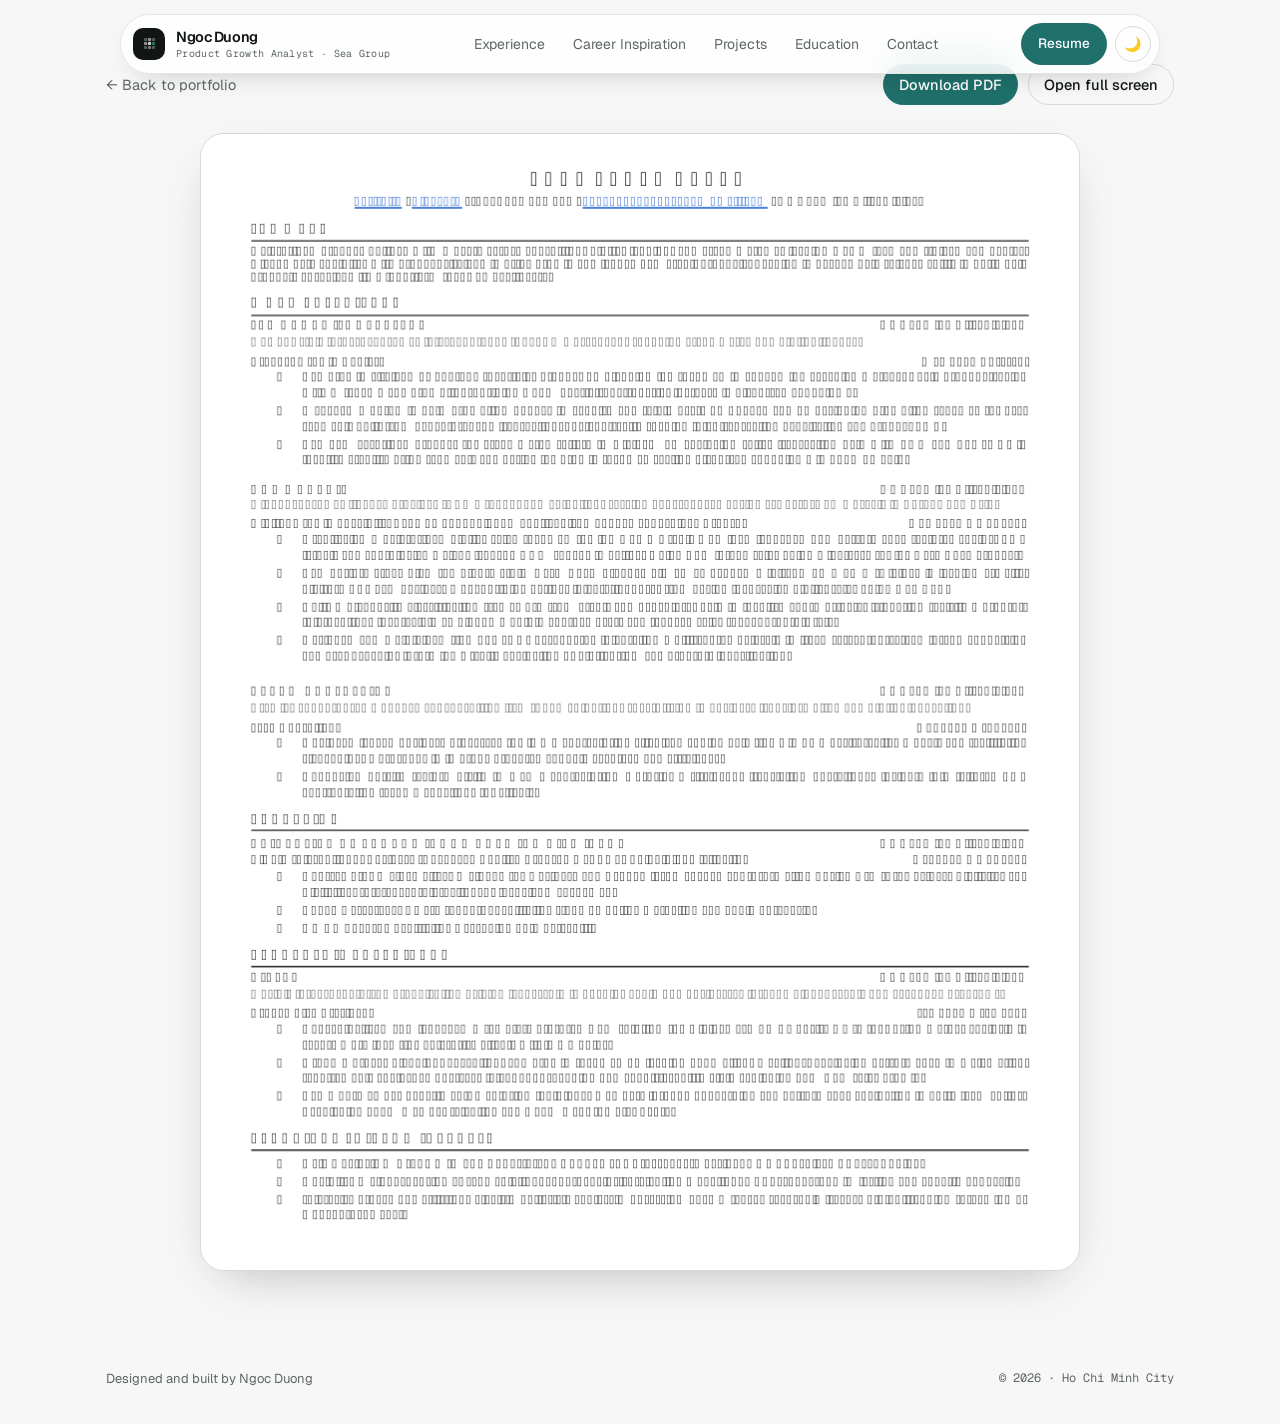
<file: resume.html>
<!doctype html>
<html lang="en">
<head>
<meta charset="utf-8" />
<meta name="viewport" content="width=device-width,initial-scale=1" />
<title>Resume | Ngoc Duong</title>
<meta name="description" content="Resume of Ngoc Duong, Product Growth Analyst at Sea Group." />
<link rel="canonical" href="https://latina0202.github.io/resume.html" />
<meta property="og:title" content="Resume | Ngoc Duong" />
<meta property="og:image" content="https://latina0202.github.io/images/og-cover.jpg" />
<link rel="icon" type="image/svg+xml" href="images/favicon.svg" />

<meta property="og:type" content="website" />
<meta property="og:title" content="Ngoc Duong | Product Growth Analyst" />
<meta property="og:description" content="From Quảng Ngãi, Vietnam. Product Growth Analyst at Sea Group, using data to understand people, and working toward data science in healthcare." />
<meta property="og:url" content="https://latina0202.github.io/" />
<meta property="og:image" content="https://latina0202.github.io/images/og-cover.jpg" />
<meta property="og:image:width" content="1200" />
<meta property="og:image:height" content="630" />
<meta property="og:image:alt" content="Ngoc Duong holding the Gold Champion board for the CEO Award Project at Home Credit" />

<meta name="twitter:card" content="summary_large_image" />
<meta name="twitter:title" content="Ngoc Duong | Product Growth Analyst" />
<meta name="twitter:description" content="From Quảng Ngãi, Vietnam. Product Growth Analyst at Sea Group, using data to understand people, and working toward data science in healthcare." />
<meta name="twitter:image" content="https://latina0202.github.io/images/og-cover.jpg" />

<link rel="preconnect" href="https://fonts.googleapis.com">
<link rel="preconnect" href="https://fonts.gstatic.com" crossorigin>
<link rel="stylesheet" href="https://fonts.googleapis.com/css2?family=Geist:wght@400;500;600;700&family=Geist+Mono:wght@400;500&display=swap">
<link rel="stylesheet" href="style.css?v=20261126c" />
<link rel="stylesheet" href="bento.css?v=20261127a" />
</head>
<body data-theme="light" class="resume-page">

<!-- HEADER -->
<header class="nav">
  <div class="nav-progress" id="navProgress"></div>
  <a class="brand" href="index.html" aria-label="Back to the portfolio">
    <div class="logo" aria-hidden="true">
      <svg viewBox="0 0 24 24" width="19" height="19" fill="none">
        <rect x="5"  y="5"  width="4" height="4" rx="1" fill="currentColor" opacity=".30"/>
        <rect x="10" y="5"  width="4" height="4" rx="1" fill="currentColor" opacity=".55"/>
        <rect x="15" y="5"  width="4" height="4" rx="1" fill="currentColor" opacity=".30"/>
        <rect x="5"  y="10" width="4" height="4" rx="1" fill="currentColor" opacity=".55"/>
        <rect x="10" y="10" width="4" height="4" rx="1" fill="currentColor" opacity=".80"/>
        <rect x="15" y="10" width="4" height="4" rx="1" fill="var(--chip)"/>
        <rect x="5"  y="15" width="4" height="4" rx="1" fill="currentColor" opacity=".30"/>
        <rect x="10" y="15" width="4" height="4" rx="1" fill="currentColor" opacity=".45"/>
        <rect x="15" y="15" width="4" height="4" rx="1" fill="currentColor" opacity=".30"/>
      </svg>
    </div>
    <div class="brand-text">
      <div class="name">Ngoc Duong</div>
      <div class="subtitle">Product Growth Analyst · Sea Group</div>
    </div>
  </a>
  <nav class="nav-links">
    <a href="index.html#experience">Experience</a>
    <a href="index.html#next">Career Inspiration</a>
    <a href="index.html#projects">Projects</a>
    <a href="index.html#education">Education</a>
    <a href="index.html#contact">Contact</a>
  </nav>
  <div class="controls">
    <a class="btn btn-primary btn-sm" href="resume.html" aria-current="page">Resume</a>
    <button id="themeToggle" aria-label="Toggle color theme">🌙</button>
    <button id="menuToggle" class="mobile-only" aria-label="Open menu">☰</button>
  </div>
</header>

<!-- MOBILE MENU -->
<div id="mobileMenu" class="mobile-menu">
  <a href="index.html#experience">Experience</a>
  <a href="index.html#next">Career Inspiration</a>
  <a href="index.html#projects">Projects</a>
  <a href="index.html#education">Education</a>
  <a href="index.html#beyond">Beyond work</a>
  <a href="index.html#contact">Contact</a>
  <a href="resume.html">Resume</a>
</div>

<main>

<section class="section s-l1 resume-sec">
  <div class="container">
    <div class="resume-head">
      <div>
        <h1 class="sr-only">Resume of Ngoc Duong Huynh</h1>
        <a class="back-link" href="index.html">&larr; Back to portfolio</a>
      </div>
      <div class="resume-acts">
        <a class="btn btn-primary btn-sm" data-resume-file href="Ngoc_Duong_Huynh_Resume.pdf" download="Ngoc_Duong_Huynh_Resume.pdf">Download PDF</a>
        <a class="btn btn-ghost btn-sm" data-resume-file href="Ngoc_Duong_Huynh_Resume.pdf" target="_blank" rel="noopener">Open full screen</a>
      </div>
    </div>

    <div class="resume-viewer" id="resumeViewer" aria-live="polite">
      <p class="resume-loading">Loading resume&hellip;</p>
    </div>
  </div>
</section>

</main>

<footer>
  <div class="container">
    <div>Designed and built by Ngoc Duong</div>
    <div class="mono">© <span id="year"></span> · Ho Chi Minh City</div>
  </div>
</footer>

<script src="script.js?v=20261128b"></script>
<script>
(() => {
  // The file name lives in one place: RESUME_FILE in script.js.
  const file = window.RESUME_FILE || 'Ngoc_Duong_Huynh_Resume.pdf';
  const box = document.getElementById('resumeViewer');
  const fallback = () => {
    box.innerHTML = '<p class="resume-loading">The resume could not be shown here. <a data-resume-file href="' + file + '">Download the PDF</a>.</p>';
  };

  // Draw each page with PDF.js (bundled in vendor/pdfjs) so the resume looks the
  // same in every browser, then lay the PDF's links over it so they stay clickable.
  const s = document.createElement('script');
  s.src = 'vendor/pdfjs/pdf.min.js';
  s.onerror = fallback;
  s.onload = async () => {
    try {
      const lib = window.pdfjsLib;
      lib.GlobalWorkerOptions.workerSrc = 'vendor/pdfjs/pdf.worker.min.js';
      const pdf = await lib.getDocument(file).promise;
      box.innerHTML = '';
      box.classList.add('drawn');
      const dpr = Math.min(window.devicePixelRatio || 1, 3);
      for (let n = 1; n <= pdf.numPages; n++) {
        const page = await pdf.getPage(n);
        const width = Math.max(box.clientWidth, 880);   // sharp at the largest size
        const base = page.getViewport({ scale: 1 });
        const vp = page.getViewport({ scale: width / base.width });
        const sheet = document.createElement('div');
        sheet.className = 'resume-sheet';
        sheet.style.aspectRatio = base.width + ' / ' + base.height;
        const canvas = document.createElement('canvas');
        canvas.width = Math.round(vp.width * dpr);
        canvas.height = Math.round(vp.height * dpr);
        canvas.setAttribute('role', 'img');
        canvas.setAttribute('aria-label', 'Resume page ' + n);
        sheet.appendChild(canvas);
        box.appendChild(sheet);
        await page.render({ canvasContext: canvas.getContext('2d'), viewport: page.getViewport({ scale: vp.scale * dpr }) }).promise;
        const notes = await page.getAnnotations();
        notes.filter((a) => a.subtype === 'Link' && a.url).forEach((a) => {
          const [x1, y1, x2, y2] = vp.convertToViewportRectangle(a.rect);
          const link = document.createElement('a');
          link.href = a.url; link.target = '_blank'; link.rel = 'noopener';
          link.className = 'resume-link';
          link.setAttribute('aria-label', a.url);
          Object.assign(link.style, {
            left: (Math.min(x1, x2) / vp.width * 100) + '%',
            top: (Math.min(y1, y2) / vp.height * 100) + '%',
            width: (Math.abs(x2 - x1) / vp.width * 100) + '%',
            height: (Math.abs(y2 - y1) / vp.height * 100) + '%'
          });
          sheet.appendChild(link);
        });
      }
    } catch (e) { fallback(); }
  };
  document.head.appendChild(s);
})();
</script>
</body>
</html>
</file>
<file: style.css>
/* ==========================================================================
   Ember - design system
   Ramp-derived: warm ground, ink at one weight, a single orange doing real
   work. Light-first: the system preference is ignored, dark applies only
   when someone chooses it. Structure is carried by a surface ladder and
   hairlines, never by gradients.
   ========================================================================== */

:root {
  /* surface ladder - four discrete steps, ~1-2% apart */
  --l0: #FBF7F4;
  --l1: #F6F1EC;
  --l2: #F0E9E2;
  --card: #FFFFFF;

  /* ink at one weight */
  --ink: #1F1B18;
  --ink-2: #46403B;
  --muted: #7C736C;

  --line: #E8DFD7;
  --line-2: #DCD1C7;

  /* the single accent */
  --chip: #C9541F;
  --chip-ink: #FFFFFF;
  --swipe: #FFD9C2;
  --btn: #C9541F;
  --btn-ink: #FFFFFF;

  --r-card: 10px;
  --r-btn: 6px;
  --max-width: 1060px;
}

body[data-theme="dark"] {
  --l0: #17120F;
  --l1: #1C1614;
  --l2: #221A17;
  --card: #271D19;

  --ink: #F5EDE8;
  --ink-2: #D6C9C1;
  --muted: #9A8A80;

  --line: #302420;
  --line-2: #3D2E29;

  --chip: #E8763C;
  --chip-ink: #17120F;
  --swipe: #8A3F16;
  --btn: #E8763C;
  --btn-ink: #17120F;
}

* { box-sizing: border-box; margin: 0; padding: 0; }

html { scroll-behavior: smooth; scroll-padding-top: 96px; }

body {
  background: var(--l0);
  color: var(--ink);
  font-family: 'Instrument Sans', system-ui, -apple-system, sans-serif;
  font-size: 16px;
  line-height: 1.6;
  -webkit-font-smoothing: antialiased;
  transition: background 0.3s ease, color 0.3s ease;
}

@media (prefers-reduced-motion: reduce) {
  * { animation: none !important; transition: none !important; scroll-behavior: auto !important; }
}

img { max-width: 100%; display: block; }
a { color: inherit; }
.show-focus :focus-visible { outline: 2px solid var(--chip); outline-offset: 3px; border-radius: 3px; }

/* --------------------------------------------------------- typography --- */

h1, h2, h3, h4 {
  font-family: 'Archivo', system-ui, sans-serif;
  font-weight: 700;
  letter-spacing: -0.028em;
  line-height: 1.12;
  text-wrap: balance;
}

.eyebrow {
  display: inline-flex;
  align-items: center;
  gap: 8px;
  font-family: 'JetBrains Mono', ui-monospace, monospace;
  font-size: 10.5px;
  font-weight: 500;
  letter-spacing: 0.16em;
  text-transform: uppercase;
  color: var(--muted);
}
.eyebrow::before { content: ""; width: 14px; height: 1px; background: var(--line-2); }

.section-title { font-size: clamp(26px, 3.6vw, 38px); margin: 14px 0 12px; }
.section-dek { color: var(--muted); font-size: 16.5px; max-width: 58ch; margin-bottom: 38px; }

/* ------------------------------------------------------------- layout --- */

.container { max-width: var(--max-width); margin: 0 auto; padding: 0 26px; }

.section { padding: 88px 0; border-bottom: 1px solid var(--line); }
.s-l0 { background: var(--l0); }
.s-l1 { background: var(--l1); }
.s-l2 { background: var(--l2); }

@media (max-width: 720px) {
  .section { padding: 58px 0; }
  .container { padding: 0 20px; }
}

/* ----------------------------------------------------------------- nav --- */

.nav {
  position: fixed;
  top: 0; left: 0; right: 0;
  z-index: 60;
  display: flex;
  align-items: center;
  justify-content: space-between;
  gap: 16px;
  padding: 13px 26px;
  background: color-mix(in srgb, var(--l0) 88%, transparent);
  backdrop-filter: blur(12px);
  border-bottom: 1px solid var(--line);
}

/* scroll progress - the quiet version of a position marker */
.nav-progress {
  position: absolute;
  top: 0; left: 0;
  height: 2px;
  width: 0%;
  background: var(--chip);
  transition: width 0.15s linear;
}

.brand { display: flex; align-items: center; gap: 11px; min-width: 0; }

/* Mark: a cohort grid with one cell lit - her own heatmap, in 34px */
.logo {
  width: 34px; height: 34px;
  border-radius: var(--r-btn);
  display: flex; align-items: center; justify-content: center;
  background: var(--ink);
  color: var(--l0);
  flex: none;
}
.logo svg { display: block; }

.brand-text { min-width: 0; }
.brand-text .name {
  font-family: 'Archivo', sans-serif;
  font-weight: 600;
  font-size: 14.5px;
  letter-spacing: -0.01em;
  line-height: 1.3;
}
.brand-text .subtitle {
  font-family: 'JetBrains Mono', monospace;
  font-size: 10px;
  letter-spacing: 0.03em;
  color: var(--muted);
  line-height: 1.3;
}

.nav-links { display: flex; gap: 2px; align-items: center; }
.nav-links a {
  text-decoration: none;
  font-size: 14px;
  color: var(--muted);
  padding: 7px 11px;
  border-radius: var(--r-btn);
  transition: color 0.2s ease, background 0.2s ease;
}
.nav-links a:hover { color: var(--ink); background: var(--line); }

.controls { display: flex; align-items: center; gap: 8px; }
.controls button {
  background: transparent;
  border: 1px solid var(--line-2);
  border-radius: var(--r-btn);
  width: 32px; height: 32px;
  font-size: 14px;
  line-height: 1;
  cursor: pointer;
  color: var(--ink);
  transition: background 0.2s ease;
}
.controls button:hover { background: var(--line); }
.mobile-only { display: none; }

.mobile-menu {
  display: none;
  position: fixed;
  top: 66px; left: 12px; right: 12px;
  z-index: 55;
  flex-direction: column;
  gap: 2px;
  padding: 10px;
  border-radius: var(--r-card);
  background: var(--card);
  border: 1px solid var(--line);
  box-shadow: 0 16px 40px rgba(31, 27, 24, 0.14);
}
.mobile-menu a {
  text-decoration: none;
  font-weight: 500;
  font-size: 15px;
  padding: 11px 14px;
  border-radius: var(--r-btn);
}
.mobile-menu a:hover { background: var(--l1); color: var(--chip); }

@media (max-width: 900px) {
  .nav { padding: 11px 20px; }
  .nav-links { display: none; }
  .mobile-only { display: inline-flex; align-items: center; justify-content: center; }
}
@media (max-width: 420px) { .brand-text .subtitle { display: none; } }

/* ------------------------------------------------------------- buttons --- */

.btn {
  display: inline-flex;
  align-items: center;
  gap: 7px;
  font-size: 14px;
  font-weight: 500;
  padding: 10px 18px;
  border-radius: var(--r-btn);
  text-decoration: none;
  border: 1px solid transparent;
  cursor: pointer;
  transition: background 0.2s ease, border-color 0.2s ease, color 0.2s ease;
}
.btn-primary { background: var(--btn); color: var(--btn-ink); }
.btn-primary:hover { filter: brightness(1.08); }
.btn-ghost { border-color: var(--line-2); color: var(--ink); background: transparent; }
.btn-ghost:hover { background: var(--card); border-color: var(--ink); }
.btn-sm { padding: 7px 13px; font-size: 13px; }
/* project links: solid, with an arrow that says "opens elsewhere" */
.btn-go { gap: 7px; padding: 9px 15px; font-size: 13.5px; font-weight: 600; }
.btn-go::after { content: "\2197"; font-size: 14px; line-height: 1; transition: transform .2s ease; }
.btn-go:hover::after { transform: translate(2px, -2px); }

/* ---------------------------------------------------------------- hero --- */

.hero { padding: 130px 0 92px; border-bottom: 1px solid var(--line); background: var(--l0); }
.hero-grid { display: grid; grid-template-columns: 1fr 0.95fr; gap: 44px; align-items: center; }
@media (max-width: 900px) { .hero { padding: 104px 0 62px; } .hero-grid { grid-template-columns: 1fr; gap: 38px; } }

.hero h1 { font-size: clamp(44px, 6.4vw, 72px); line-height: 1.02; margin: 16px 0 10px; }
.hero-tagline {
  font-family: 'Archivo', sans-serif;
  font-weight: 600;
  font-size: clamp(19px, 2.4vw, 26px);
  letter-spacing: -0.022em;
  line-height: 1.25;
  margin-bottom: 16px;
}

/* the accent as a highlighter swipe, not coloured text */
.swipe {
  background: linear-gradient(180deg, transparent 60%, var(--swipe) 60%, var(--swipe) 94%, transparent 94%);
  padding: 0 3px;
}

.hero-now {
  font-family: 'JetBrains Mono', monospace;
  font-size: 12.5px;
  color: var(--muted);
  margin: 14px 0 18px;
  min-height: 20px;
}
.hero-now .typing { color: var(--ink); }
.hero-now .typing::after {
  content: "";
  display: inline-block;
  width: 6px; height: 13px;
  background: var(--ink);
  vertical-align: -2px;
  margin-left: 2px;
  animation: blink 1.1s step-end infinite;
}
@keyframes blink { 0%, 100% { opacity: 1; } 50% { opacity: 0; } }

.hero-lead { color: var(--ink-2); font-size: 17px; max-width: 50ch; margin-bottom: 26px; }
.hero-cta { display: flex; gap: 9px; flex-wrap: wrap; margin-bottom: 22px; }
.hero-meta {
  font-family: 'JetBrains Mono', monospace;
  font-size: 11.5px;
  color: var(--muted);
  display: flex; gap: 9px; flex-wrap: wrap;
}
.hero-meta i { font-style: normal; color: var(--line-2); }

/* Three photos, none cropped. Left: award photo (3:4). Right: speaking
   photo (3:2) over the summit photo (1448:2576, as supplied). For both
   sides to end at the same height, the right column is
   (width - 1.75 x gap) / 2.83426 wide, where 2.83426 = 1 + 3/4 x (2/3 + 2576/1448). */
.hero-media {
  --g: 12px;
  display: grid; gap: var(--g); align-items: start;
  grid-template-columns: minmax(0, 1fr) calc((100% - 1.75 * var(--g)) / 2.83426);
}
.hero-media figure { margin: 0; display: flex; min-width: 0; }
.hero-media figure .shot { flex: 1; }
.hero-media .f-main { grid-row: 1 / span 2; }
.hero-media .f-main .shot { aspect-ratio: 3 / 4; }
.hero-media .f-top .shot { aspect-ratio: 3 / 2; }
.hero-media .f-bottom .shot { aspect-ratio: 1448 / 2576; }

.hero-media .shot {
  position: relative;
  overflow: hidden;
  background: var(--l2);
  border: 1px solid var(--line-2);
  border-radius: var(--r-card);
}
.hero-media .shot > * { position: absolute; inset: 0; width: 100%; height: 100%; }
.hero-media .shot img { object-fit: cover; }

/* --------------------------------------------------------------- about --- */

.about { display: grid; grid-template-columns: 1.25fr 1fr; gap: 52px; align-items: start; }
@media (max-width: 900px) { .about { grid-template-columns: 1fr; gap: 32px; } }
.about p { color: var(--ink-2); margin-bottom: 16px; max-width: 58ch; }
.about p b { color: var(--ink); font-weight: 600; }

.aside { background: var(--card); border: 1px solid var(--line); border-radius: var(--r-card); padding: 24px; }
.aside h3 { font-size: 15px; margin-bottom: 16px; }
.aside dl { display: grid; gap: 14px; }
.aside .row { padding-bottom: 14px; border-bottom: 1px solid var(--line); }
.aside .row:last-child { border-bottom: 0; padding-bottom: 0; }
.aside dt {
  font-family: 'JetBrains Mono', monospace;
  font-size: 9.5px;
  letter-spacing: 0.12em;
  text-transform: uppercase;
  color: var(--muted);
  margin-bottom: 5px;
}
.aside dd { font-size: 14.5px; }
.aside dd b { font-weight: 600; display: block; }
.aside dd span { color: var(--muted); font-size: 13.5px; }

/* ---------------------------------------------------------- experience --- */

.arc { display: flex; align-items: center; gap: 9px; flex-wrap: wrap; margin-bottom: 30px; }
.arc .node {
  font-family: 'JetBrains Mono', monospace;
  font-size: 11px;
  padding: 6px 12px;
  border-radius: 999px;
  border: 1px solid var(--line-2);
  color: var(--muted);
  background: var(--card);
  white-space: nowrap;
}
.arc .node.now { border-color: var(--ink); color: var(--ink); }
.arc .node.now::before {
  content: "";
  display: inline-block;
  width: 6px; height: 6px;
  border-radius: 50%;
  background: var(--chip);
  margin-right: 7px;
  vertical-align: 1px;
}
.arc i { color: var(--line-2); font-style: normal; }

.rail { background: var(--card); border: 1px solid var(--line); border-radius: var(--r-card); overflow: hidden; }
.item { border-top: 1px solid var(--line); }
.item:first-child { border-top: 0; }

.item > summary {
  display: grid;
  grid-template-columns: 96px 18px 1fr auto;
  gap: 16px;
  align-items: start;
  padding: 22px 24px;
  cursor: pointer;
  list-style: none;
  transition: background 0.2s ease;
}
.item > summary::-webkit-details-marker { display: none; }
.item > summary:hover { background: var(--l1); }

.when {
  font-family: 'JetBrains Mono', monospace;
  font-size: 11px;
  color: var(--muted);
  padding-top: 3px;
  white-space: nowrap;
  font-variant-numeric: tabular-nums;
}
.pip { padding-top: 7px; }
.pip i { display: block; width: 8px; height: 8px; border-radius: 50%; background: var(--line-2); }
.item.now .pip i { background: var(--chip); box-shadow: 0 0 0 3px color-mix(in srgb, var(--chip) 28%, transparent); }

.role { font-family: 'Archivo', sans-serif; font-weight: 600; font-size: 16.5px; letter-spacing: -0.018em; }
.org { font-size: 13.5px; color: var(--muted); margin-top: 2px; }
.owned { font-size: 14px; color: var(--ink-2); margin-top: 8px; max-width: 60ch; }

.toggle {
  width: 32px; height: 32px; flex: none;
  display: flex; align-items: center; justify-content: center;
  color: var(--ink);
  background: var(--l1);
  border: 1px solid var(--line-2);
  border-radius: var(--r-btn);
  transition: transform 0.25s ease, background 0.2s ease, border-color 0.2s ease, color 0.2s ease;
}
.item > summary:hover .toggle { background: var(--l2); border-color: var(--ink); }
.item[open] .toggle { transform: rotate(180deg); background: var(--ink); color: var(--l0); border-color: var(--ink); }

.detail { padding: 0 24px 24px 130px; }
/* Landscape: every experience photo is a wide group shot (1.33-1.85),
   so a portrait crop would throw most of each one away. */
.detail.has-shot { display: grid; grid-template-columns: 1fr 360px; gap: 32px; align-items: start; }
.detail-shot {
  aspect-ratio: 16 / 10;
  position: relative;
  overflow: hidden;
  background: var(--l2);
  border: 1px solid var(--line-2);
  border-radius: var(--r-card);
}
.detail-shot img { position: absolute; inset: 0; width: 100%; height: 100%; object-fit: cover; }

@media (max-width: 900px) {
  .detail.has-shot { grid-template-columns: 1fr; gap: 20px; }
}
@media (max-width: 760px) {
  .item > summary { grid-template-columns: 18px 1fr; gap: 13px; padding: 19px 18px; }
  .when { grid-column: 2; padding-top: 0; margin-bottom: 5px; }
  .toggle { display: none; }
  .detail { padding: 0 18px 20px 49px; }
}

.points { list-style: none; display: grid; gap: 13px; }
.points li {
  position: relative;
  padding-left: 16px;
  font-size: 14.5px;
  color: var(--ink-2);
  line-height: 1.6;
  max-width: 72ch;
}
.points li::before {
  content: "";
  position: absolute;
  left: 0; top: 10px;
  width: 4px; height: 4px;
  border-radius: 50%;
  background: var(--line-2);
}
/* Figures ride the mono, tabular - precision without a claim */
.points b {
  font-family: 'JetBrains Mono', monospace;
  font-weight: 500;
  font-size: 0.94em;
  color: var(--ink);
  font-variant-numeric: tabular-nums;
}

/* ------------------------------------------------------------- projects --- */

.proj-grid { display: grid; grid-template-columns: repeat(3, 1fr); gap: 16px; }
@media (max-width: 980px) { .proj-grid { grid-template-columns: 1fr; } }

.proj {
  background: var(--card);
  border: 1px solid var(--line);
  border-radius: var(--r-card);
  overflow: hidden;
  display: flex;
  flex-direction: column;
  transition: border-color 0.25s ease;
}
.proj:hover { border-color: var(--line-2); }
.proj .thumb {
  aspect-ratio: 16 / 9;
  position: relative;
  overflow: hidden;
  background: var(--l2);
  border-bottom: 1px solid var(--line);
}
.proj .thumb img { position: absolute; inset: 0; width: 100%; height: 100%; object-fit: cover; }
/* Spotify card: a chart of the project's own results instead of a stock image */
.chart-thumb { background: var(--l1); }
.chart-thumb svg { position: absolute; inset: 0; width: 100%; height: 100%; font-family: 'Instrument Sans', sans-serif; }
.chart-thumb .cap { font-family: 'JetBrains Mono', monospace; font-size: 17px; letter-spacing: .04em; fill: var(--muted); }
.chart-thumb .lab { font-size: 22px; fill: var(--ink-2); }
.chart-thumb .val { font-family: 'JetBrains Mono', monospace; font-size: 22px; fill: var(--ink); font-variant-numeric: tabular-nums; }
.chart-thumb .b-both .val, .chart-thumb .b-both .lab { font-weight: 600; fill: var(--ink); }
.chart-thumb .bar { fill: var(--line-2); }
.chart-thumb .b-both .bar { fill: var(--chip); }
.chart-thumb .base { stroke: var(--muted); stroke-width: 1.5; }
.chart-thumb .chance { stroke: var(--muted); stroke-width: 1.5; stroke-dasharray: 4 5; }
.chart-thumb .chance-lab { font-family: 'JetBrains Mono', monospace; font-size: 15px; fill: var(--muted); }

/* Click-to-play video in a project thumb: the iframe loads only on click */
.video-thumb .play { position: absolute; inset: 0; display: block; color: #fff; }
.video-thumb .play::after {
  content: ""; position: absolute; inset: 0;
  background: linear-gradient(to top, rgba(20, 12, 6, .55), rgba(20, 12, 6, .08) 60%);
}
.video-thumb .play-btn {
  position: absolute; left: 50%; top: 50%; z-index: 1;
  width: 60px; height: 60px; margin: -30px 0 0 -30px;
  display: grid; place-items: center; padding-left: 3px;
  border-radius: 50%; background: var(--chip); color: #fff;
  box-shadow: 0 6px 22px rgba(0, 0, 0, .28);
  transition: transform .2s ease;
}
.video-thumb .play:hover .play-btn,
.video-thumb .play:focus-visible .play-btn { transform: scale(1.08); }
.video-thumb .play-label {
  position: absolute; left: 16px; bottom: 12px; z-index: 1;
  font-family: 'JetBrains Mono', monospace; font-size: 11px;
  letter-spacing: .08em; text-transform: uppercase;
}
.video-thumb iframe { position: absolute; inset: 0; width: 100%; height: 100%; border: 0; }
.proj .video-note { font-size: 13.5px; color: var(--muted); margin-top: -4px; }
.proj .thumb .placeholder {
  position: absolute; inset: 0;
  display: flex; align-items: center; justify-content: center;
  text-align: center; padding: 20px;
  font-family: 'JetBrains Mono', monospace;
  font-size: 11px;
  letter-spacing: 0.1em;
  line-height: 1.8;
  text-transform: uppercase;
  color: var(--muted);
}

.proj .body { padding: 22px 24px 24px; display: flex; flex-direction: column; flex: 1; }
.proj h3 { font-size: 19px; margin: 9px 0 9px; }
.proj p { font-size: 14.5px; color: var(--ink-2); margin-bottom: 18px; }

.figs { display: flex; gap: 24px; flex-wrap: wrap; margin-bottom: 18px; }
.figs .v {
  font-family: 'JetBrains Mono', monospace;
  font-weight: 500;
  font-size: 19px;
  font-variant-numeric: tabular-nums;
}
.figs .k { font-size: 11.5px; color: var(--muted); margin-top: 3px; }
/* AIESEC in Experience: one line, then the numbers in a 2 x 2 grid */
.xp-figs p { font-size: 15px; color: var(--ink-2); margin-bottom: 16px; max-width: 56ch; }
.xp-figs .figs { display: grid; grid-template-columns: repeat(2, minmax(0, 1fr)); gap: 16px 24px; margin-bottom: 0; }
.xp-figs .figs .v { font-size: 22px; color: var(--ink); }

.tags { display: flex; gap: 6px; flex-wrap: wrap; margin-bottom: 18px; }
.tags span {
  font-family: 'JetBrains Mono', monospace;
  font-size: 10.5px;
  padding: 4px 9px;
  border-radius: 4px;
  border: 1px solid var(--line);
  color: var(--muted);
}
.acts { display: flex; gap: 7px; flex-wrap: wrap; margin-top: auto; }
.note { font-size: 13px; color: var(--muted); font-style: italic; }


/* ------------------------------------------------- lead project (NAVI) --- */
/* One full-width row above the grid. Same card, same tokens as .proj; the
   only new idea is the frame on the right, which embeds the demo itself. */
.proj-lead {
  background: var(--card);
  border: 1px solid var(--line);
  border-radius: var(--r-card);
  padding: 24px;
  display: grid;
  grid-template-columns: 1fr 1fr;
  gap: 34px;
  align-items: stretch;
  margin-bottom: 16px;
  transition: border-color 0.25s ease;
}
.proj-lead:hover { border-color: var(--line-2); }
.proj-lead h3 { font-size: clamp(21px, 2.6vw, 26px); margin: 9px 0 12px; }
.proj-lead p { font-size: 15px; color: var(--ink-2); margin-bottom: 14px; }
.proj-lead .tags { margin-bottom: 20px; }
/* NAVI without a preview: text on the left, tags and link on the right */
.proj-lead.text-only { grid-template-columns: minmax(0, 1.7fr) minmax(0, 1fr); align-items: end; }
.proj-lead.text-only p { margin-bottom: 0; max-width: 62ch; }
.proj-lead.text-only .lead-side .tags { margin-bottom: 16px; }
.proj-lead.text-only .acts { margin-top: 0; }
@media (max-width: 820px) { .proj-lead.text-only { grid-template-columns: 1fr; gap: 18px; align-items: start; } }
@media (max-width: 820px) {
  .proj-lead { grid-template-columns: 1fr; gap: 24px; padding: 22px; }
  /* stacked, there is no sibling to take height from, so set one */
  .reel { height: 470px; min-height: 0; }
}

/* the four phases, mirroring the product's own stepper */
.flowstrip { display: flex; gap: 2px; margin: 0 0 20px; }
.flowstrip div { flex: 1; min-width: 0; }
.flowstrip i { display: block; height: 2px; background: var(--chip); opacity: 0.85; }
.flowstrip div:nth-child(2) i { opacity: 0.6; }
.flowstrip div:nth-child(3) i { opacity: 0.4; }
.flowstrip div:nth-child(4) i { opacity: 0.25; }
.flowstrip span {
  display: block; margin-top: 7px;
  font-family: 'JetBrains Mono', monospace;
  font-size: 9.5px; letter-spacing: 0.1em; text-transform: uppercase;
  color: var(--muted);
  overflow: hidden; text-overflow: ellipsis; white-space: nowrap;
}

/* problem / what I built / skills, as scannable blocks rather than prose */
.lead-blocks { display: grid; gap: 16px; margin: 14px 0 18px; }
.lead-block > b {
  display: block;
  font-family: 'JetBrains Mono', monospace;
  font-size: 10px;
  font-weight: 500;
  letter-spacing: 0.14em;
  text-transform: uppercase;
  color: var(--muted);
  margin-bottom: 10px;
}
.lead-block ul { list-style: none; display: grid; gap: 7px; }
/* the marker is absolute, never a grid cell - a grid li breaks any inline
   <strong> or <em> inside it onto its own row */
.lead-block li {
  position: relative;
  padding-left: 17px;
  font-size: 14.5px;
  line-height: 1.55;
  color: var(--ink-2);
}
.lead-block li::before {
  content: "";
  position: absolute;
  left: 2px;
  top: 10px;
  width: 5px;
  height: 5px;
  border-radius: 50%;
  background: var(--line-2);
}
.lead-block .tags { margin-bottom: 0; }
.proj-lead .flowstrip { margin-bottom: 18px; }
.proj-lead .acts { margin-top: 18px; }

/* The demo, embedded and playing itself. The iframe renders at the frame's
   own size with no scaling: the product is responsive, so it lays itself out
   for the space and every word stays readable. Scaling a desktop page down to
   fit made it a picture of an app rather than one you could read. */
.reel {
  position: relative;
  /* fills the row rather than floating in it, so the frame is as tall as the
     text beside it and shows more of the product at once */
  height: 100%;
  min-height: 430px;
  max-width: 100%;
  overflow: hidden;
  border: 1px solid var(--line-2);
  border-radius: var(--r-card);
  background: var(--l2);
}
.reel iframe {
  position: absolute; top: 0; left: 0;
  width: 100%; height: 100%;
  border: 0;
  pointer-events: none;   /* the frame is a showreel; the button opens the real thing */
}
.reel img { position: absolute; inset: 0; width: 100%; height: 100%; object-fit: cover; }
/* the whole preview opens the live product; sits above the autoplay iframe */
.reel .reel-link { position: absolute; inset: 0; z-index: 3; }
.reel .reel-link:focus-visible { outline: 2px solid var(--chip); outline-offset: -2px; border-radius: inherit; }
.reel .badge {
  position: absolute; left: 11px; bottom: 11px; z-index: 2;
  display: inline-flex; align-items: center; gap: 6px;
  font-family: 'JetBrains Mono', monospace;
  font-size: 9.5px; letter-spacing: 0.14em; text-transform: uppercase;
  color: #FBF7F4; background: rgba(31, 27, 24, 0.72);
  padding: 5px 10px; border-radius: 4px;
}
.reel .badge i { width: 5px; height: 5px; border-radius: 50%; background: var(--chip); }

/* ------------------------------------------------------------- journey --- */

/* One timeline line. Dots grow left to right (a bigger dataset each step);
   the current role is the solid one. Vertical on phones. */
.journey {
  list-style: none; margin: 0 0 40px; padding: 38px 0 0;
  position: relative;
  display: grid; grid-template-columns: repeat(3, minmax(0, 1fr)); gap: 0 36px;
}
.journey::before {
  content: ""; position: absolute; left: 0; right: 0; top: 10px; height: 2px;
  background: linear-gradient(90deg, var(--line-2), var(--chip));
  border-radius: 2px;
}
.j-step { position: relative; --s: 12px; }
.j-step:nth-child(2) { --s: 16px; }
.j-step:nth-child(3) { --s: 20px; }
.j-step::before {
  content: ""; position: absolute; left: 0;
  top: calc(11px - var(--s) / 2 - 38px);
  width: var(--s); height: var(--s); border-radius: 50%;
  background: var(--l1); border: 2px solid var(--chip); box-sizing: border-box;
}
.j-step:last-child::before { background: var(--chip); box-shadow: 0 0 0 5px var(--chip-soft, rgba(201, 84, 31, .15)); }
.j-when { font-family: 'JetBrains Mono', monospace; font-size: 11px; color: var(--muted); margin-bottom: 6px; }
.j-role { font-size: 13px; color: var(--muted); margin-bottom: 8px; }
.j-role b { display: block; font-family: 'Archivo', sans-serif; font-size: 18px; font-weight: 700; color: var(--ink); }
.j-step p { color: var(--ink-2); font-size: 14.5px; line-height: 1.5; margin: 0; max-width: 34ch; }
@media (max-width: 820px) {
  .journey { grid-template-columns: 1fr; gap: 24px; padding: 0 0 0 32px; }
  .journey::before { left: 9px; right: auto; top: 6px; bottom: 6px; width: 2px; height: auto;
    background: linear-gradient(180deg, var(--line-2), var(--chip)); }
  .j-step::before { left: calc(-32px + 10px - var(--s) / 2); top: calc(9px - var(--s) / 2); }
}

.aside ol.qs { margin: 0; padding-left: 20px; display: grid; gap: 12px; color: var(--ink-2); font-size: 15px; }
.proj-lead.after-grid { margin-top: 16px; }

/* --------------------------------------------------------------- skills --- */

.skills { display: grid; grid-template-columns: 1fr 1fr; gap: 16px; }
@media (max-width: 820px) { .skills { grid-template-columns: 1fr; } }
.skill { background: var(--card); border: 1px solid var(--line); border-radius: var(--r-card); padding: 26px; }
.skill h3 { font-size: 17px; margin-bottom: 18px; }
.skill .row { padding-bottom: 15px; margin-bottom: 15px; border-bottom: 1px solid var(--line); }
.skill .row:last-child { border-bottom: 0; margin-bottom: 0; padding-bottom: 0; }
.skill dt {
  font-family: 'JetBrains Mono', monospace;
  font-size: 9.5px;
  letter-spacing: 0.12em;
  text-transform: uppercase;
  color: var(--muted);
  margin-bottom: 5px;
}
.skill dd { font-size: 14.5px; color: var(--ink-2); }
/* Awards: full width, two columns of rows */
.skill.awards { grid-column: 1 / -1; }
.skill.awards dl { display: grid; grid-template-columns: 1fr 1fr; column-gap: 40px; }
.skill.awards .row:nth-last-child(-n+2) { border-bottom: 0; margin-bottom: 0; padding-bottom: 0; }
@media (max-width: 820px) {
  .skill.awards dl { grid-template-columns: 1fr; }
  .skill.awards .row:nth-last-child(2) { border-bottom: 1px solid var(--line); margin-bottom: 15px; padding-bottom: 15px; }
}

/* --------------------------------------------------------- beyond work --- */

.beyond { display: grid; grid-template-columns: repeat(3, 1fr); gap: 16px; }
@media (max-width: 820px) { .beyond { grid-template-columns: 1fr; } }

.b-card { background: var(--card); border: 1px solid var(--line); border-radius: var(--r-card); overflow: hidden; }
.b-media {
  position: relative;
  aspect-ratio: 16 / 10;
  overflow: hidden;
  background: var(--l2);
  border-bottom: 1px solid var(--line);
}
.b-media > * { position: absolute; inset: 0; width: 100%; height: 100%; }
.b-media img { object-fit: cover; }
.b-media iframe { border: 0; display: block; }
/* YouTube Shorts are vertical, so the Beyond cards use a portrait frame */
.beyond .b-media { aspect-ratio: 3 / 4; }
.b-media.short { background: #000; }

/* Volunteering: a swipeable slider with arrow buttons and dots */
.b-media.slider .track {
  display: flex; overflow-x: auto; overscroll-behavior-x: contain;
  scroll-snap-type: x mandatory; scroll-behavior: smooth; scrollbar-width: none;
}
.b-media.slider .track::-webkit-scrollbar { display: none; }
.b-media.slider .track img,
.b-media.slider .track video { flex: 0 0 100%; width: 100%; height: 100%; object-fit: cover; scroll-snap-align: start; background: var(--l2); }
/* the clip shows its whole frame, never cropped */
.b-media.slider .track video { object-fit: contain; background: #111; }
.b-media.slider > .sl-btn {
  inset: auto; top: 50%; width: 36px; height: 36px; transform: translateY(-50%);
  display: grid; place-items: center; padding: 0; cursor: pointer;
  border: 0; border-radius: 50%; color: #1F1A16; background: rgba(251, 247, 244, 0.92);
  box-shadow: 0 2px 10px rgba(0, 0, 0, 0.18); transition: opacity .2s ease, transform .2s ease;
}
.b-media.slider > .sl-btn:hover { transform: translateY(-50%) scale(1.06); }
.b-media.slider > .sl-btn:focus-visible { outline: 2px solid var(--chip); outline-offset: 2px; }
.b-media.slider > .sl-btn:disabled { opacity: 0; pointer-events: none; }
.b-media.slider > .prev { left: 10px; }
.b-media.slider > .next { right: 10px; }
.b-media.slider > .sl-dots {
  inset: 12px 0 auto 0; width: auto; height: auto;
  display: flex; justify-content: center; gap: 6px; pointer-events: none;
}
.sl-dots i { width: 6px; height: 6px; border-radius: 3px; background: rgba(255, 255, 255, 0.6); box-shadow: 0 0 3px rgba(0,0,0,.35); transition: width .2s ease, background .2s ease; }
.sl-dots i.on { width: 18px; background: #fff; }
@media (prefers-reduced-motion: reduce) { .b-media.slider .track { scroll-behavior: auto; } }

.b-media .placeholder {
  display: flex; flex-direction: column;
  align-items: center; justify-content: center;
  gap: 8px; text-align: center; padding: 18px;
  font-family: 'JetBrains Mono', monospace;
  font-size: 10.5px;
  letter-spacing: 0.08em;
  line-height: 1.7;
  color: var(--muted);
}
.b-media .placeholder .icon { font-size: 20px; opacity: 0.6; }

.b-card .body { padding: 18px 20px 20px; }
.b-card h3 { font-size: 16px; margin-bottom: 5px; }
.b-card p { font-size: 14px; color: var(--muted); }

/* -------------------------------------------------------------- contact --- */

/* One block, four equal points, hairlines instead of boxes */
.links { display: flex; border-top: 1px solid var(--line); }
.links a {
  flex: 1;
  padding: 20px 22px 0;
  text-decoration: none;
  border-left: 1px solid var(--line);
}
.links a:first-child { border-left: 0; padding-left: 0; }
.links a:first-child { flex: 1.7; }   /* room for the email on one line */
.links a .k {
  font-family: 'JetBrains Mono', monospace;
  font-size: 9.5px;
  letter-spacing: 0.13em;
  text-transform: uppercase;
  color: var(--muted);
  display: block;
  margin-bottom: 6px;
}
.links a .v { font-size: 15px; font-weight: 500; color: var(--ink); word-break: break-word; }
.links a:hover .v { border-bottom: 1px solid var(--ink); }
@media (max-width: 680px) {
  .links { display: grid; grid-template-columns: 1fr; }
  .links a { border-left: 0; border-top: 1px solid var(--line); padding: 16px 0 0; }
  .links a:first-child { border-top: 0; }
}

/* --------------------------------------------------------------- footer --- */

footer { padding: 34px 0; background: var(--l0); }
footer .container { display: flex; justify-content: space-between; gap: 14px; flex-wrap: wrap; color: var(--muted); font-size: 13px; }
footer .mono { font-family: 'JetBrains Mono', monospace; font-size: 12px; }

/* ------------------------------------------------------- arrival motion --- */

/* Scroll-driven reveal, progressive enhancement only: where it isn't
   supported nothing is hidden and the page just sits still. */
@supports (animation-timeline: view()) {
  .rise {
    animation: rise linear both;
    animation-timeline: view();
    animation-range: entry 4% cover 18%;
  }
}
@keyframes rise {
  from { opacity: 0; transform: translateY(14px); }
  to { opacity: 1; transform: none; }
}

/* ------------------------------------------------------------- resume --- */

a.brand { text-decoration: none; color: inherit; }
.resume-sec { padding-top: 118px; }
.resume-head { display: flex; align-items: center; justify-content: space-between; gap: 20px 32px; flex-wrap: wrap; margin-bottom: 28px; }
.sr-only { position: absolute; width: 1px; height: 1px; padding: 0; margin: -1px; overflow: hidden; clip: rect(0 0 0 0); white-space: nowrap; border: 0; }
.back-link { display: block; width: fit-content; font-size: 14.5px; color: var(--muted); text-decoration: none; }
.back-link:hover { color: var(--chip); }
.resume-acts { display: flex; gap: 10px; flex-wrap: wrap; }
.resume-viewer {
  max-width: 880px; margin: 0 auto;
  background: var(--card); border: 1px solid var(--line-2); border-radius: var(--r-card);
  box-shadow: 0 18px 50px -24px rgba(31, 26, 22, 0.35);
  overflow: hidden;
}
.resume-viewer.drawn { background: #fff; }
.resume-sheet { position: relative; width: 100%; }
.resume-sheet + .resume-sheet { border-top: 1px solid var(--line); }
.resume-sheet canvas { display: block; width: 100%; height: 100%; }
.resume-link { position: absolute; border-radius: 2px; }
.resume-link:hover, .resume-link:focus-visible { background: rgba(201, 84, 31, 0.14); outline: none; }
.resume-loading { padding: 48px 24px; text-align: center; color: var(--muted); }
@media (max-width: 600px) { .resume-sec { padding-top: 96px; } }
</file>
<file: bento.css>
/* =====================================================================
   Bento layer - loads after style.css and restyles it.
   Same words and structure; new type, colour, shapes and grids.
   ===================================================================== */

:root {
  --l0: #F6F7F6;
  --l1: #EFF2F0;
  --l2: #E7ECE9;
  --card: #FFFFFF;

  --ink: #111614;
  --ink-2: #3E4643;
  --muted: #5E6764;

  --line: #E4E7E5;
  --line-2: #D5DAD7;

  --chip: #1F6F6B;
  --chip-ink: #FFFFFF;
  --swipe: #CFE6E2;
  --btn: #1F6F6B;
  --btn-ink: #FFFFFF;

  --r-card: 24px;
  --r-btn: 999px;
  --max-width: 1120px;
}

body[data-theme="dark"] {
  --l0: #0E1211;
  --l1: #131817;
  --l2: #181F1D;
  --card: #151A19;

  --ink: #EEF2F0;
  --ink-2: #B7C0BC;
  --muted: #8B9591;

  --line: #232A28;
  --line-2: #2E3633;

  --chip: #3DD6B5;
  --chip-ink: #04140F;
  --swipe: #1D4A40;
  --btn: #3DD6B5;
  --btn-ink: #04140F;
}

/* ---------------------------------------------------------------- type */

body { font-family: 'Geist', 'Inter', system-ui, -apple-system, sans-serif; }
h1, h2, h3, h4,
.brand-text .name { font-family: 'Geist', 'Inter', system-ui, sans-serif; font-weight: 600; letter-spacing: -0.03em; }
.eyebrow,
.brand-text .subtitle,
.hero-meta, .hero-now,
footer .mono { font-family: 'Geist Mono', ui-monospace, monospace; }

.eyebrow { font-size: 11.5px; letter-spacing: 0.1em; }
.eyebrow::before { display: none; }

.section-title { font-size: clamp(32px, 4.6vw, 46px); line-height: 1.05; letter-spacing: -0.04em; margin: 12px 0 14px; }
.section-dek { font-size: 17px; }

/* ------------------------------------------------------- page rhythm */

.section { border-bottom: 0; padding: 64px 0; }
.s-l0, .s-l1, .s-l2 { background: var(--l0); }
@media (max-width: 720px) { .section { padding: 44px 0; } }

/* ------------------------------------------------- floating pill nav */

.nav {
  top: 14px; left: 50%; right: auto;
  transform: translateX(-50%);
  width: min(1040px, calc(100% - 28px));
  padding: 8px 8px 8px 12px;
  border: 1px solid var(--line);
  border-radius: 999px;
  background: color-mix(in srgb, var(--card) 80%, transparent);
  backdrop-filter: blur(16px);
  -webkit-backdrop-filter: blur(16px);
  box-shadow: 0 10px 30px -18px rgba(17, 22, 20, 0.35);
}
.nav-progress { display: none; }
.logo { border-radius: 10px; width: 32px; height: 32px; }
.nav-links a { border-radius: 999px; padding: 7px 13px; }
.controls button { border-radius: 999px; width: 36px; height: 36px; }
.controls .btn-sm { padding: 9px 16px; font-size: 13.5px; }
.mobile-menu { top: 80px; border-radius: 22px; }
.mobile-menu a { border-radius: 14px; }
@media (max-width: 900px) { .nav { padding: 7px 7px 7px 10px; } }

/* ------------------------------------------------------------ buttons */

.btn { padding: 11px 20px; font-size: 14.5px; }
.btn-sm { padding: 8px 15px; }
.btn-go { padding: 10px 17px; }
.tags span { border-radius: 999px; padding-inline: 10px; }

/* --------------------------------------------------------------- hero */

.hero { padding: 132px 0 40px; border-bottom: 0; }
.hero-text { max-width: 760px; }
.hero h1 { font-size: clamp(54px, 8.4vw, 98px); line-height: 0.98; letter-spacing: -0.055em; margin: 14px 0 22px; }
.hero-lead { font-size: 19px; line-height: 1.55; max-width: 56ch; }
.hero-cta { margin-bottom: 20px; }

.hero-bento {
  display: grid;
  grid-template-columns: minmax(0, 7fr) minmax(0, 5fr);
  gap: 14px;
  margin-top: 48px;
  align-items: stretch;
}
.hero-media { --g: 14px; }
.hero-media .shot { border-radius: var(--r-card); border-color: var(--line); }

.hero-tiles { display: grid; grid-template-rows: 1fr 1fr; gap: 14px; }
.tile {
  background: var(--card);
  border: 1px solid var(--line);
  border-radius: var(--r-card);
  padding: 26px 28px;
  display: flex; flex-direction: column; justify-content: space-between; gap: 16px;
  text-decoration: none;
  color: var(--ink);
  min-width: 0;
}
.tile-k { font-family: 'Geist Mono', ui-monospace, monospace; font-size: 12px; letter-spacing: 0.1em; text-transform: uppercase; color: var(--muted); }
.tile-v { font-size: clamp(22px, 2.4vw, 28px); line-height: 1.22; font-weight: 500; letter-spacing: -0.025em; min-height: 2.44em; }
.tile-foot { font-size: 15px; font-weight: 500; }

.tile-now .typing::after {
  content: "";
  display: inline-block;
  width: 3px; height: 0.9em;
  background: var(--chip);
  vertical-align: -0.08em;
  margin-left: 3px;
  animation: blink 1.1s step-end infinite;
}

.tile-next { background: var(--chip); border-color: var(--chip); color: var(--btn-ink); transition: filter .2s ease, transform .2s ease; }
.tile-next .tile-k { color: inherit; opacity: 0.8; }
.tile-next:hover { filter: brightness(1.08); transform: translateY(-2px); }

@media (max-width: 900px) {
  .hero { padding: 112px 0 28px; }
  .hero-bento { grid-template-columns: 1fr; margin-top: 36px; }
  .hero-tiles { grid-template-columns: 1fr 1fr; grid-template-rows: auto; }
}
@media (max-width: 560px) { .hero-tiles { grid-template-columns: 1fr; } }

/* --------------------------------------------------------- career path */
/* One straight line through three milestones, ending at Sea Group.
   Dots grow left to right (a bigger dataset each step); the current one is solid. */
.path { position: relative; margin: 10px 0 34px; }
.path::before {
  content: ""; position: absolute; top: 9px; left: 12px; height: 3px; border-radius: 2px;
  width: calc(200% / 3);
  background: linear-gradient(90deg, color-mix(in srgb, var(--chip) 45%, transparent), var(--chip));
}
.journey.path-stops { display: grid; grid-template-columns: repeat(3, minmax(0, 1fr)); gap: 0; padding: 0; margin: 0; }
.journey.path-stops::before { display: none; }
.path-stops .j-step {
  position: relative;
  background: none; border: 0; box-shadow: none; border-radius: 0;
  padding: 40px 32px 0 0;
}
.path-stops .j-step:nth-child(1) { --s: 14px; }
.path-stops .j-step:nth-child(2) { --s: 18px; }
.path-stops .j-step:nth-child(3) { --s: 24px; }
.path-stops .j-step::before {
  display: block; content: ""; position: absolute;
  top: calc(10.5px - var(--s) / 2);
  left: calc(12px - var(--s) / 2);
  width: var(--s); height: var(--s); border-radius: 50%;
  background: var(--l0); border: 3px solid var(--chip); box-sizing: border-box; box-shadow: none;
  z-index: 1;
}
.path-stops .j-step:nth-child(3)::before { background: var(--chip); box-shadow: 0 0 0 7px color-mix(in srgb, var(--chip) 18%, transparent); }
.path-stops .j-step:nth-child(3) .j-when { color: var(--chip); font-weight: 500; }
.j-role b { font-size: 21px; letter-spacing: -0.025em; }

/* phones: the line runs down the left side */
@media (max-width: 820px) {
  .path::before { display: none; }
  .path-stops .j-step:not(:last-child)::after {
    content: ""; position: absolute; left: 10.5px; width: 3px; border-radius: 2px;
    top: 11px; bottom: -39px;   /* to the next dot's centre: 28px gap + 11px */
    background: color-mix(in srgb, var(--chip) 60%, transparent);
  }
  .journey.path-stops { grid-template-columns: 1fr; gap: 28px; }
  .path-stops .j-step { padding: 0 0 0 40px; }
  .path-stops .j-step::before { top: calc(11px - var(--s) / 2); }
}

/* --------------------------------------------------- cards and tiles */

.rail, .aside, .skill, .b-card, .proj { border-radius: var(--r-card); }
.aside { padding: 28px; }

/* --------------------------------------------------- projects: bento */

.proj-grid { grid-template-columns: repeat(12, minmax(0, 1fr)); gap: 14px; }
.proj-grid > .proj:nth-child(1) { grid-column: span 7; }
.proj-grid > .proj:nth-child(2) { grid-column: span 5; }
.proj-grid > .proj:nth-child(3) { grid-column: span 5; }
.proj-grid > .proj-lead { grid-column: span 7; }
@media (max-width: 980px) { .proj-grid > * { grid-column: 1 / -1 !important; } }

/* NAVI as the dark tile, in both themes */
.proj-grid > .proj-lead.text-only {
  margin: 0;
  display: flex; flex-direction: column; justify-content: space-between; align-items: flex-start; gap: 22px;
  padding: 30px;
  background: #111614; border-color: #111614; color: #F3F5F4;
}
body[data-theme="dark"] .proj-grid > .proj-lead.text-only { background: #1B2220; border-color: var(--line-2); }
.proj-grid > .proj-lead h3 { color: #F3F5F4; font-size: clamp(24px, 2.6vw, 30px); }
.proj-grid > .proj-lead p { color: #C9D0CD; }
.proj-grid > .proj-lead .eyebrow { color: #A9B2AE; }
.proj-grid > .proj-lead .tags span { color: #C9D0CD; border-color: rgba(255, 255, 255, 0.18); background: transparent; }
.proj-grid > .proj-lead .btn-primary { background: #FFFFFF; color: #111614; }

/* ------------------------------------------------------------ contact */

#contact .container {
  background: var(--card);
  border: 1px solid var(--line);
  border-radius: 28px;
  padding: 56px 44px 44px;
}
#contact .section-title { font-size: clamp(36px, 5vw, 54px); }
@media (max-width: 720px) { #contact .container { padding: 36px 22px 28px; margin-inline: 16px; } }

/* Spotify and MoMo pictures share one height in the first row */
@media (min-width: 981px) {
  .proj-grid > .proj:nth-child(1) .thumb { aspect-ratio: auto; height: clamp(200px, 23.6vw, 266px); }
  .proj-grid > .proj:nth-child(2) .thumb { aspect-ratio: auto; height: clamp(200px, 23.6vw, 266px); }
}
/* contact card lines up with the content edges of the other sections */
#contact .container { max-width: calc(var(--max-width) - 52px); }
</file>
